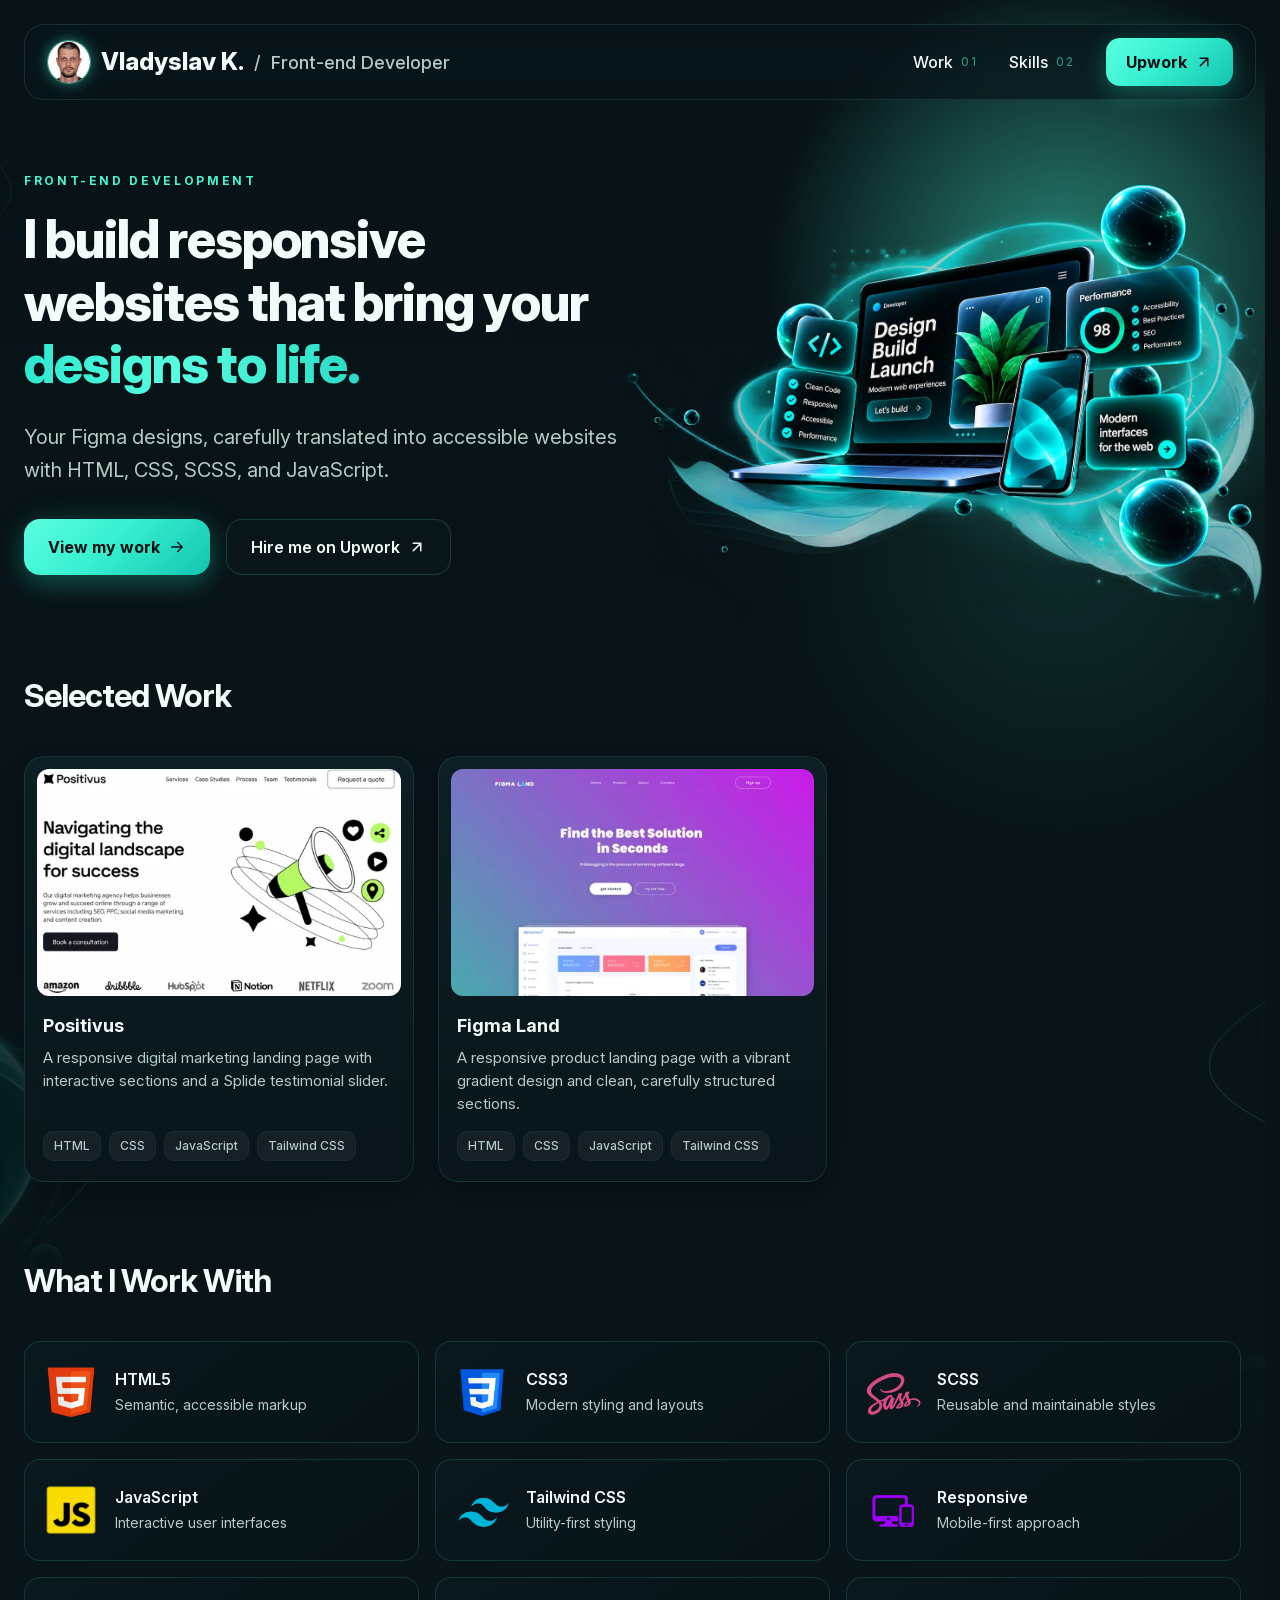
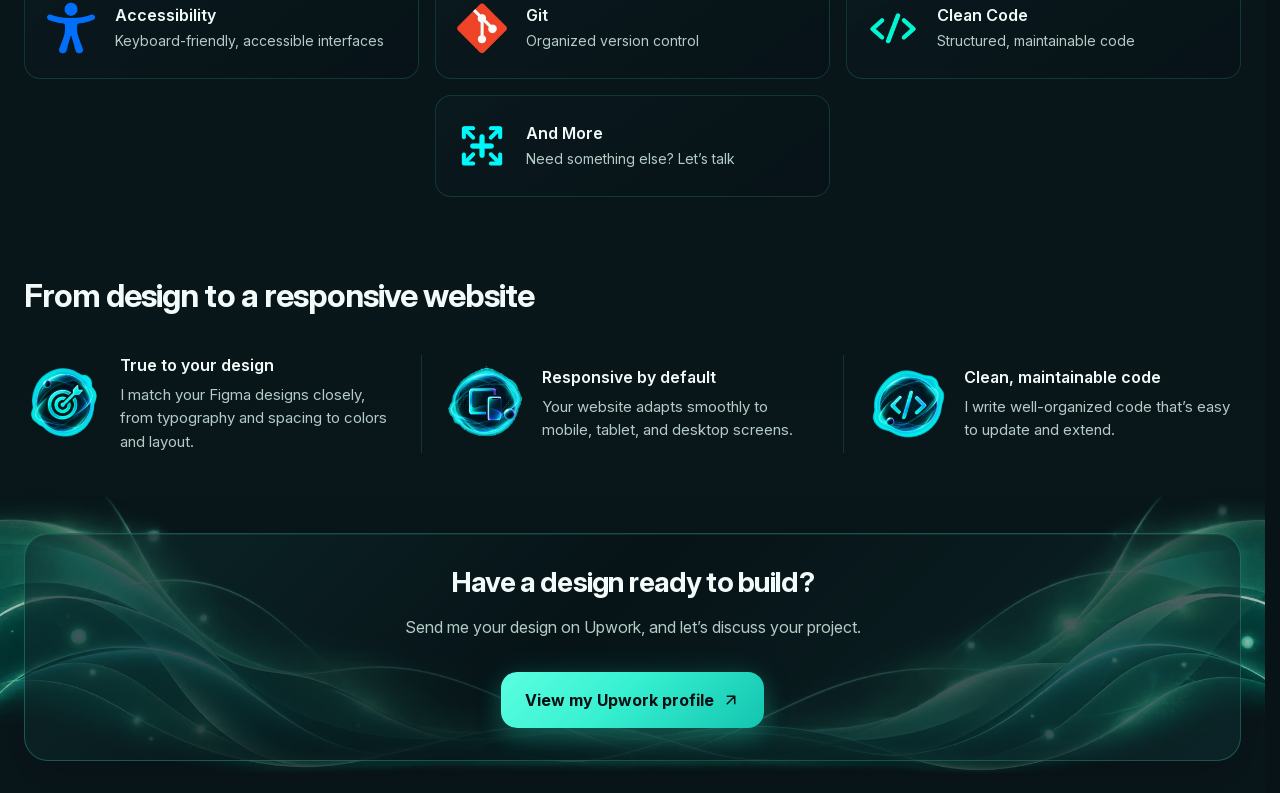
<file: index.html>
<!DOCTYPE html>
<html dir="ltr" lang="en">
  <head>
    <meta charset="utf-8">
    <meta name="viewport" content="width=device-width, initial-scale=1">
    <meta name="description" content="Front-end development focused on clean, responsive interfaces. Accurate, accessible HTML, CSS and JavaScript implementation from Figma designs.">
    <title>Vladyslav K. — Front-end Developer</title>
    <link rel="preload" href="./assets/fonts/inter/InterVariable-subset-DDeli19_.woff2" as="font" type="font/woff2" crossorigin>
    <link rel="preload" as="image" type="image/webp" href="./assets/images/hero/neon-tech-frame0-800-CbEVzpgo.webp" imagesrcset="./assets/images/hero/neon-tech-frame0-480-MvlidTLp.webp 480w, ./assets/images/hero/neon-tech-frame0-800-CbEVzpgo.webp 800w, ./assets/images/hero/neon-tech-frame0-1200-CFvBPLoS.webp 1200w, ./assets/images/hero/neon-tech-frame0-CK13te6g.webp 1513w" imagesizes="(min-width: 1440px) 800px, (min-width: 1300px) 680px, (min-width: 992px) 55vw, (min-width: 768px) 814px, calc(110vw - 35px)" fetchpriority="high">
    <link rel="icon" type="image/png" sizes="32x32" href="./assets/images/favicon-ydKGLWg5.png">
    <link rel="icon" type="image/svg+xml" sizes="any" href="./assets/images/favicon-DTw3XUS0.svg">
    <link rel="apple-touch-icon" sizes="180x180" href="./assets/images/apple-touch-icon-BzYsjBBr.png">
    <script type="module" crossorigin src="./assets/js/main-CVlrk7Wx.js"></script>
    <link rel="stylesheet" crossorigin href="./assets/css/main-DARBdFik.css">
  </head>
  <body>
    <header class="o-header js--header">
      <div class="o-header__overlay js--menu-overlay" aria-hidden="true"></div>
      <div class="container">
        <div class="o-header__panel">
          <div class="o-header__brand">
            <div class="o-header__avatar">
              <img src="./assets/images/profile/vladyslav-Deq9Ur6i.webp" alt="Vladyslav K." width="200" height="200">
            </div>
            <span class="o-header__name">Vladyslav K.</span>
            <span class="o-header__role">/ <span>Front-end Developer</span></span>
          </div>
          <button class="o-header__burger js--menu-toggle" type="button" aria-label="Open navigation" aria-expanded="false" aria-controls="js--header-navigation">
            <span class="o-header__burger-line"></span>
            <span class="o-header__burger-line"></span>
            <span class="o-header__burger-line"></span>
          </button>
          <nav class="o-header__navigation js--header-navigation" id="js--header-navigation" aria-label="Main navigation">
            <div class="o-header__menu">
              <div class="o-header__menu-label">Explore</div>
              <a class="o-header__link js--scroll-link" href="#selected-work"><span class="o-header__link-label">Work</span><span class="o-header__link-number" aria-hidden="true">01</span></a>
              <a class="o-header__link js--scroll-link" href="#skills"><span class="o-header__link-label">Skills</span><span class="o-header__link-number" aria-hidden="true">02</span></a>
              <div class="o-header__contact">
                <a class="c-button c-button__primary c-button__header" href="https://www.upwork.com/freelancers/~01f7a4491ef9d3a3e4?mp_source=share">
                  Upwork
                  <svg viewBox="0 0 24 24" fill="none" aria-hidden="true"><path d="M7 17 17 7M7 7h10v10" stroke="currentColor" stroke-width="2" stroke-linecap="round" stroke-linejoin="round"/></svg>
                </a>
              </div>
            </div>
          </nav>
        </div>
      </div>
    </header>
    <main>
      <section class="s-hero" aria-labelledby="hero-title">
        <div class="s-hero__patterns">
          <div class="s-hero__pattern s-hero__pattern--side" aria-hidden="true"></div>
        </div>
        <div class="container">
          <div class="s-hero__inner">
            <div class="s-hero__content">
              <div class="s-hero__eyebrow">Front-end development</div>
              <h1 class="s-hero__title" id="hero-title">
                I build responsive websites that bring your
                <span class="s-hero__accent">designs to life.</span>
              </h1>
              <div class="s-hero__description">
                <p>Your Figma designs, carefully translated into accessible websites with HTML, CSS, SCSS, and JavaScript.</p>
              </div>
              <div class="s-hero__actions">
                <a class="c-button c-button__primary js--scroll-link" href="#selected-work">
                  View my work
                  <svg viewBox="0 0 24 24" fill="none" aria-hidden="true"><path d="M5 12h14m-6-6 6 6-6 6" stroke="currentColor" stroke-width="2" stroke-linecap="round" stroke-linejoin="round"/></svg>
                </a>
                <a class="c-button c-button__secondary" href="https://www.upwork.com/freelancers/~01f7a4491ef9d3a3e4?mp_source=share">
                  Hire me on Upwork
                  <svg viewBox="0 0 24 24" fill="none" aria-hidden="true"><path d="M7 17 17 7M7 7h10v10" stroke="currentColor" stroke-width="2" stroke-linecap="round" stroke-linejoin="round"/></svg>
                </a>
              </div>
            </div>
            <div class="s-hero__visual">
              <div class="s-hero__media js--hero-media" role="img" aria-label="Laptop and phone with responsive interfaces, clean code and accessibility performance panels.">
                <img class="s-hero__fallback" src="./assets/images/hero/neon-tech-frame0-800-CbEVzpgo.webp" srcset="./assets/images/hero/neon-tech-frame0-480-MvlidTLp.webp 480w, ./assets/images/hero/neon-tech-frame0-800-CbEVzpgo.webp 800w, ./assets/images/hero/neon-tech-frame0-1200-CFvBPLoS.webp 1200w, ./assets/images/hero/neon-tech-frame0-CK13te6g.webp 1513w" sizes="(min-width: 1440px) 800px, (min-width: 1300px) 680px, (min-width: 992px) 55vw, (min-width: 768px) 814px, calc(110vw - 35px)" alt="Laptop and phone displaying web interfaces with code and performance panels" aria-hidden="true" width="1513" height="1135" loading="eager" fetchpriority="high" decoding="async">
                <div class="s-hero__animation js--lottie-animation" aria-hidden="true"></div>
              </div>
            </div>
          </div>
        </div>
      </section>
      <section class="s-work" id="selected-work" aria-labelledby="work-title">
        <div class="s-work__patterns" aria-hidden="true">
          <div class="s-work__pattern s-work__pattern--right"></div>
          <div class="s-work__pattern s-work__pattern--left"></div>
        </div>
        <div class="container">
          <h2 class="s-work__title" id="work-title">Selected Work</h2>
          <div class="s-work__list">
            <a class="c-project" href="./positivus/" aria-labelledby="project-01-title">
              <div class="c-project__preview c-project__preview--top">
                <img src="./assets/images/projects/positivus-800-V1d-tU42.webp" srcset="./assets/images/projects/positivus-480-DSIdHJXs.webp 480w, ./assets/images/projects/positivus-800-V1d-tU42.webp 800w, ./assets/images/projects/positivus-6J8qe8x0.webp 1200w" sizes="(min-width: 1280px) 371px, (min-width: 992px) calc((100vw - 168px) / 3), (min-width: 768px) calc((100vw - 124px) / 2), (min-width: 640px) calc((100vw - 108px) / 2), calc(100vw - 58px)" alt="Positivus digital marketing website with a lime-green megaphone illustration" width="1200" height="750" loading="lazy" decoding="async">
              </div>
              <div class="c-project__content">
                <h3 class="c-project__title" id="project-01-title">Positivus</h3>
                <div class="c-project__description"><p>A responsive digital marketing landing page with interactive sections and a Splide testimonial slider.</p></div>
                <ul class="c-project__tags" aria-label="Technologies">
                  <li class="c-tag">HTML</li>
                  <li class="c-tag">CSS</li>
                  <li class="c-tag">JavaScript</li>
                  <li class="c-tag">Tailwind CSS</li>
                </ul>
              </div>
            </a>
            <a class="c-project" href="./figma-land/" aria-labelledby="project-figma-land-title">
              <div class="c-project__preview c-project__preview--top">
                <img src="./assets/images/projects/figma-land-800-B7JEpXUs.webp" srcset="./assets/images/projects/figma-land-480-738lBTGO.webp 480w, ./assets/images/projects/figma-land-800-B7JEpXUs.webp 800w, ./assets/images/projects/figma-land-CpRs7Wbn.webp 1200w" sizes="(min-width: 1280px) 371px, (min-width: 992px) calc((100vw - 168px) / 3), (min-width: 768px) calc((100vw - 124px) / 2), (min-width: 640px) calc((100vw - 108px) / 2), calc(100vw - 58px)" alt="Figma Land landing page with a colorful gradient hero and dashboard preview" width="1200" height="750" loading="lazy" decoding="async">
              </div>
              <div class="c-project__content">
                <h3 class="c-project__title" id="project-figma-land-title">Figma Land</h3>
                <div class="c-project__description"><p>A responsive product landing page with a vibrant gradient design and clean, carefully structured sections.</p></div>
                <ul class="c-project__tags" aria-label="Technologies">
                  <li class="c-tag">HTML</li>
                  <li class="c-tag">CSS</li>
                  <li class="c-tag">JavaScript</li>
                  <li class="c-tag">Tailwind CSS</li>
                </ul>
              </div>
            </a>
            <!--
            <a class="c-project" href="#" aria-labelledby="project-02-title">
              <div class="c-project__preview">
                <img src="https://imagefaker.access.mx.com//250x100/" alt="Placeholder preview for Project 02." width="250" height="100" loading="lazy" decoding="async">
              </div>
              <div class="c-project__content">
                <h3 class="c-project__title" id="project-02-title">Project 02</h3>
                <div class="c-project__description"><p>A modern and responsive web interface built with clean code.</p></div>
                <ul class="c-project__tags" aria-label="Technologies">
                  <li class="c-tag">HTML</li>
                  <li class="c-tag">CSS</li>
                  <li class="c-tag">JavaScript</li>
                  <li class="c-tag">Tailwind CSS</li>
                </ul>
              </div>
            </a>
            <a class="c-project" href="#" aria-labelledby="project-03-title">
              <div class="c-project__preview">
                <img src="https://imagefaker.access.mx.com//250x100/" alt="Placeholder preview for Project 03." width="250" height="100" loading="lazy" decoding="async">
              </div>
              <div class="c-project__content">
                <h3 class="c-project__title" id="project-03-title">Project 03</h3>
                <div class="c-project__description"><p>A modern and responsive web interface built with clean code.</p></div>
                <ul class="c-project__tags" aria-label="Technologies">
                  <li class="c-tag">HTML</li>
                  <li class="c-tag">CSS</li>
                  <li class="c-tag">JavaScript</li>
                  <li class="c-tag">Tailwind CSS</li>
                </ul>
              </div>
            </a>
            <a class="c-project" href="#" aria-labelledby="project-04-title">
              <div class="c-project__preview">
                <img src="https://imagefaker.access.mx.com//250x100/" alt="Placeholder preview for Project 04." width="250" height="100" loading="lazy" decoding="async">
              </div>
              <div class="c-project__content">
                <h3 class="c-project__title" id="project-04-title">Project 04</h3>
                <div class="c-project__description"><p>A modern and responsive marketing landing page built with clean code.</p></div>
                <ul class="c-project__tags" aria-label="Technologies">
                  <li class="c-tag">HTML</li>
                  <li class="c-tag">CSS</li>
                  <li class="c-tag">JavaScript</li>
                  <li class="c-tag">Tailwind CSS</li>
                </ul>
              </div>
            </a>
            <a class="c-project" href="#" aria-labelledby="project-05-title">
              <div class="c-project__preview">
                <img src="https://imagefaker.access.mx.com//250x100/" alt="Placeholder preview for Project 05." width="250" height="100" loading="lazy" decoding="async">
              </div>
              <div class="c-project__content">
                <h3 class="c-project__title" id="project-05-title">Project 05</h3>
                <div class="c-project__description"><p>A modern and responsive web interface built with clean code.</p></div>
                <ul class="c-project__tags" aria-label="Technologies">
                  <li class="c-tag">HTML</li>
                  <li class="c-tag">CSS</li>
                  <li class="c-tag">JavaScript</li>
                  <li class="c-tag">Tailwind CSS</li>
                </ul>
              </div>
            </a>
            <a class="c-project" href="#" aria-labelledby="project-06-title">
              <div class="c-project__preview">
                <img src="https://imagefaker.access.mx.com//250x100/" alt="Placeholder preview for Project 06." width="250" height="100" loading="lazy" decoding="async">
              </div>
              <div class="c-project__content">
                <h3 class="c-project__title" id="project-06-title">Project 06</h3>
                <div class="c-project__description"><p>A modern and responsive web interface built with clean code.</p></div>
                <ul class="c-project__tags" aria-label="Technologies">
                  <li class="c-tag">HTML</li>
                  <li class="c-tag">CSS</li>
                  <li class="c-tag">JavaScript</li>
                  <li class="c-tag">Tailwind CSS</li>
                </ul>
              </div>
            </a>
            -->
          </div>
        </div>
      </section>
      <section class="s-skills" id="skills" aria-labelledby="skills-title">
        <div class="container">
          <h2 class="s-skills__title" id="skills-title">What I Work With</h2>
          <ul class="s-skills__list">
            <li class="s-skills__item">
              <div class="c-skill">
                <div class="c-skill__icon">
                  <img src="./assets/images/skills/html-D6LHJgjA.webp" alt="HTML5 icon" width="192" height="192" loading="lazy" decoding="async">
                </div>
                <div class="c-skill__content">
                  <h3 class="c-skill__title">HTML5</h3>
                  <div class="c-skill__description"><p>Semantic, accessible markup</p></div>
                </div>
              </div>
            </li>
            <li class="s-skills__item">
              <div class="c-skill">
                <div class="c-skill__icon">
                  <img src="./assets/images/skills/css-Cd41NbTn.webp" alt="CSS3 icon" width="192" height="192" loading="lazy" decoding="async">
                </div>
                <div class="c-skill__content">
                  <h3 class="c-skill__title">CSS3</h3>
                  <div class="c-skill__description"><p>Modern styling and layouts</p></div>
                </div>
              </div>
            </li>
            <li class="s-skills__item">
              <div class="c-skill">
                <div class="c-skill__icon">
                  <img src="./assets/images/skills/scss-BbJZA0ZA.webp" alt="SCSS icon" width="192" height="192" loading="lazy" decoding="async">
                </div>
                <div class="c-skill__content">
                  <h3 class="c-skill__title">SCSS</h3>
                  <div class="c-skill__description"><p>Reusable and maintainable styles</p></div>
                </div>
              </div>
            </li>
            <li class="s-skills__item">
              <div class="c-skill">
                <div class="c-skill__icon c-skill__icon--javascript">
                  <img src="./assets/images/skills/javascript-54tZudAT.webp" alt="JavaScript icon" width="192" height="192" loading="lazy" decoding="async">
                </div>
                <div class="c-skill__content">
                  <h3 class="c-skill__title">JavaScript</h3>
                  <div class="c-skill__description"><p>Interactive user interfaces</p></div>
                </div>
              </div>
            </li>
            <li class="s-skills__item">
              <div class="c-skill">
                <div class="c-skill__icon">
                  <img src="./assets/images/skills/tailwind-2LzRNtVJ.webp" alt="Tailwind CSS icon" width="192" height="192" loading="lazy" decoding="async">
                </div>
                <div class="c-skill__content">
                  <h3 class="c-skill__title">Tailwind CSS</h3>
                  <div class="c-skill__description"><p>Utility-first styling</p></div>
                </div>
              </div>
            </li>
            <li class="s-skills__item">
              <div class="c-skill">
                <div class="c-skill__icon">
                  <img src="./assets/images/skills/responsive-design-DwVPAE4b.webp" alt="Responsive Design icon" width="192" height="192" loading="lazy" decoding="async">
                </div>
                <div class="c-skill__content">
                  <h3 class="c-skill__title">Responsive</h3>
                  <div class="c-skill__description"><p>Mobile-first approach</p></div>
                </div>
              </div>
            </li>
            <li class="s-skills__item">
              <div class="c-skill">
                <div class="c-skill__icon">
                  <img src="./assets/images/skills/accessibility-Ce05O84X.webp" alt="Accessibility icon" width="192" height="192" loading="lazy" decoding="async">
                </div>
                <div class="c-skill__content">
                  <h3 class="c-skill__title">Accessibility</h3>
                  <div class="c-skill__description"><p>Keyboard-friendly, accessible interfaces</p></div>
                </div>
              </div>
            </li>
            <li class="s-skills__item">
              <div class="c-skill">
                <div class="c-skill__icon">
                  <img src="./assets/images/skills/git-BxbYSGtW.webp" alt="Git icon" width="192" height="192" loading="lazy" decoding="async">
                </div>
                <div class="c-skill__content">
                  <h3 class="c-skill__title">Git</h3>
                  <div class="c-skill__description"><p>Organized version control</p></div>
                </div>
              </div>
            </li>
            <li class="s-skills__item">
              <div class="c-skill">
                <div class="c-skill__icon">
                  <img src="./assets/images/skills/clean-code-nlKo5Uh1.webp" alt="Clean Code icon" width="192" height="192" loading="lazy" decoding="async">
                </div>
                <div class="c-skill__content">
                  <h3 class="c-skill__title">Clean Code</h3>
                  <div class="c-skill__description"><p>Structured, maintainable code</p></div>
                </div>
              </div>
            </li>
            <li class="s-skills__item">
              <div class="c-skill">
                <div class="c-skill__icon">
                  <img src="./assets/images/skills/more-GO1BzoNh.webp" alt="And More icon" width="192" height="192" loading="lazy" decoding="async">
                </div>
                <div class="c-skill__content">
                  <h3 class="c-skill__title">And More</h3>
                  <div class="c-skill__description"><p>Need something else? Let’s talk</p></div>
                </div>
              </div>
            </li>
          </ul>
        </div>
      </section>
      <section class="s-approach" aria-labelledby="approach-title">
        <div class="container">
          <h2 class="s-approach__title" id="approach-title">From design to a responsive website</h2>
          <ul class="s-approach__list">
            <li class="s-approach__item">
              <div class="c-benefit">
                <div class="c-benefit__icon js--approach-media" data-animation="target" role="img" aria-label="Glowing target with an arrow">
                  <img class="c-benefit__fallback" src="./assets/images/approach/neon-target-poster-kIxHXsF1.webp" alt="Glowing target with an arrow" aria-hidden="true" width="256" height="256" loading="eager" decoding="async">
                  <div class="c-benefit__animation js--lottie-animation" aria-hidden="true"></div>
                </div>
                <div class="c-benefit__content">
                  <h3 class="c-benefit__title">True to your design</h3>
                  <div class="c-benefit__description"><p>I match your Figma designs closely, from typography and spacing to colors and layout.</p></div>
                </div>
              </div>
            </li>
            <li class="s-approach__item">
              <div class="c-benefit">
                <div class="c-benefit__icon js--approach-media" data-animation="responsive" role="img" aria-label="Glowing tablet and phone">
                  <img class="c-benefit__fallback" src="./assets/images/approach/neon-responsive-poster-CYvSR2lU.webp" alt="Glowing tablet and phone" aria-hidden="true" width="256" height="256" loading="eager" decoding="async">
                  <div class="c-benefit__animation js--lottie-animation" aria-hidden="true"></div>
                </div>
                <div class="c-benefit__content">
                  <h3 class="c-benefit__title">Responsive by default</h3>
                  <div class="c-benefit__description"><p>Your website adapts smoothly to mobile, tablet, and desktop screens.</p></div>
                </div>
              </div>
            </li>
            <li class="s-approach__item">
              <div class="c-benefit">
                <div class="c-benefit__icon js--approach-media" data-animation="code" role="img" aria-label="Glowing code brackets">
                  <img class="c-benefit__fallback" src="./assets/images/approach/neon-code-poster-DWO7Vlxl.webp" alt="Glowing code brackets" aria-hidden="true" width="256" height="256" loading="eager" decoding="async">
                  <div class="c-benefit__animation js--lottie-animation" aria-hidden="true"></div>
                </div>
                <div class="c-benefit__content">
                  <h3 class="c-benefit__title">Clean, maintainable code</h3>
                  <div class="c-benefit__description"><p>I write well-organized code that’s easy to update and extend.</p></div>
                </div>
              </div>
            </li>
          </ul>
        </div>
      </section>
      <section class="s-cta" aria-labelledby="cta-title">
        <div class="s-cta__pattern" aria-hidden="true"></div>
        <div class="container">
          <div class="s-cta__panel">
            <h2 class="s-cta__title" id="cta-title">Have a design ready to build?</h2>
            <div class="s-cta__description"><p>Send me your design on Upwork, and let’s discuss your project.</p></div>
            <div class="s-cta__actions">
              <a class="c-button c-button__primary" href="https://www.upwork.com/freelancers/~01f7a4491ef9d3a3e4?mp_source=share">
                View my Upwork profile
                <svg viewBox="0 0 24 24" fill="none" aria-hidden="true"><path d="M7 17 17 7M7 7h10v10" stroke="currentColor" stroke-width="2" stroke-linecap="round" stroke-linejoin="round"/></svg>
              </a>
            </div>
          </div>
        </div>
      </section>
    </main>
  </body>
</html>
</file>
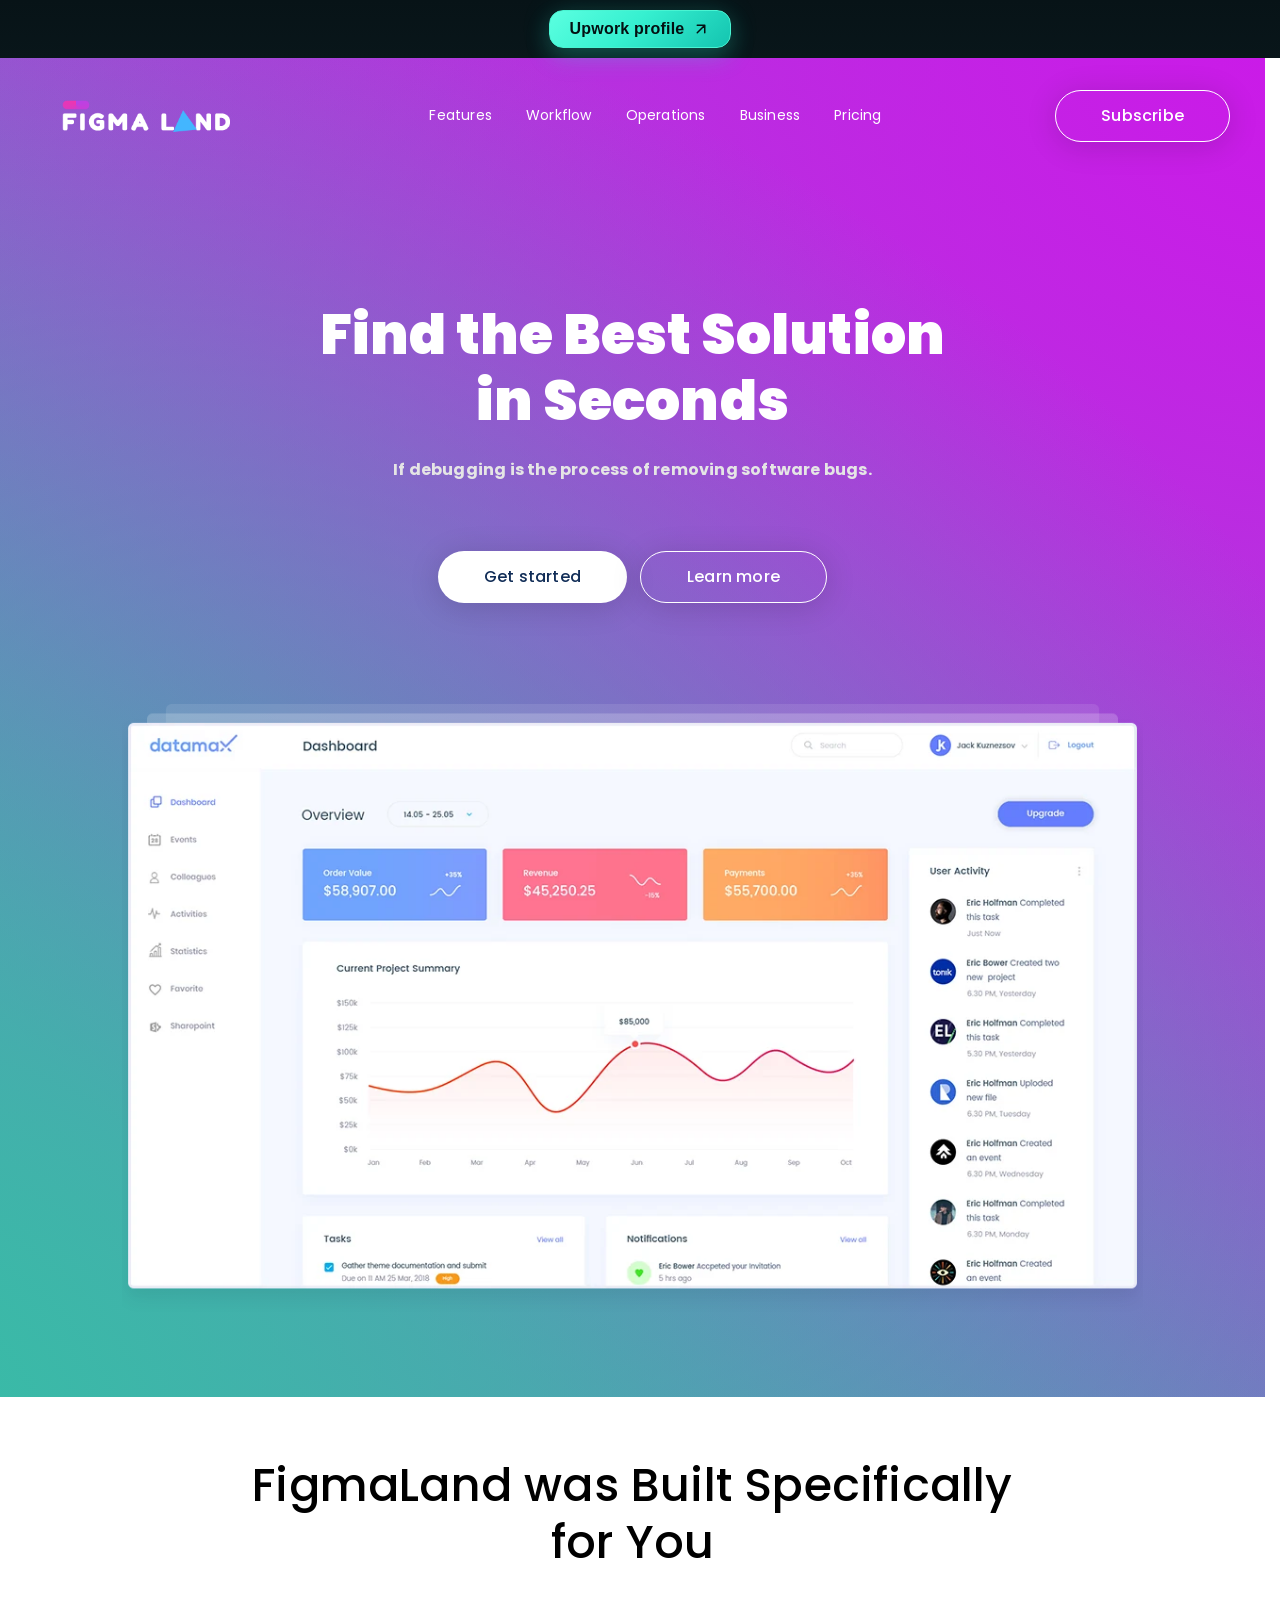
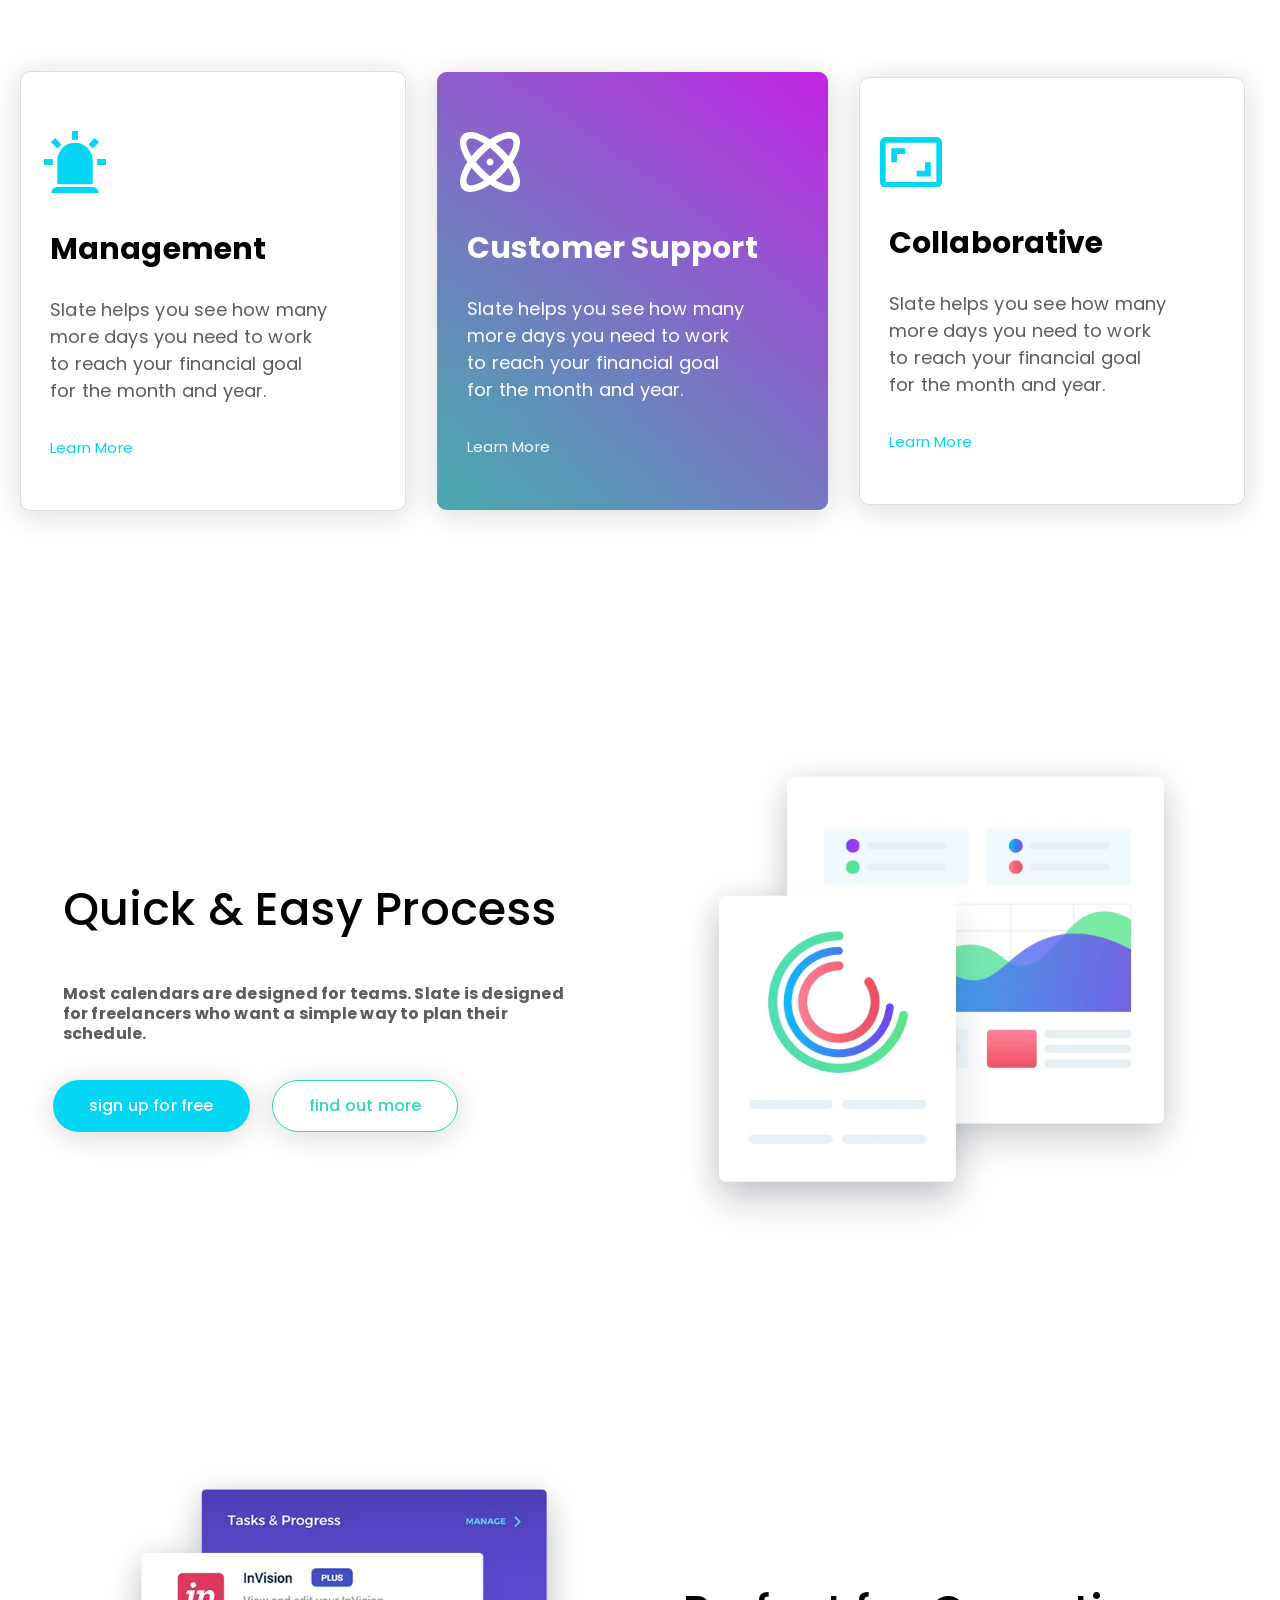
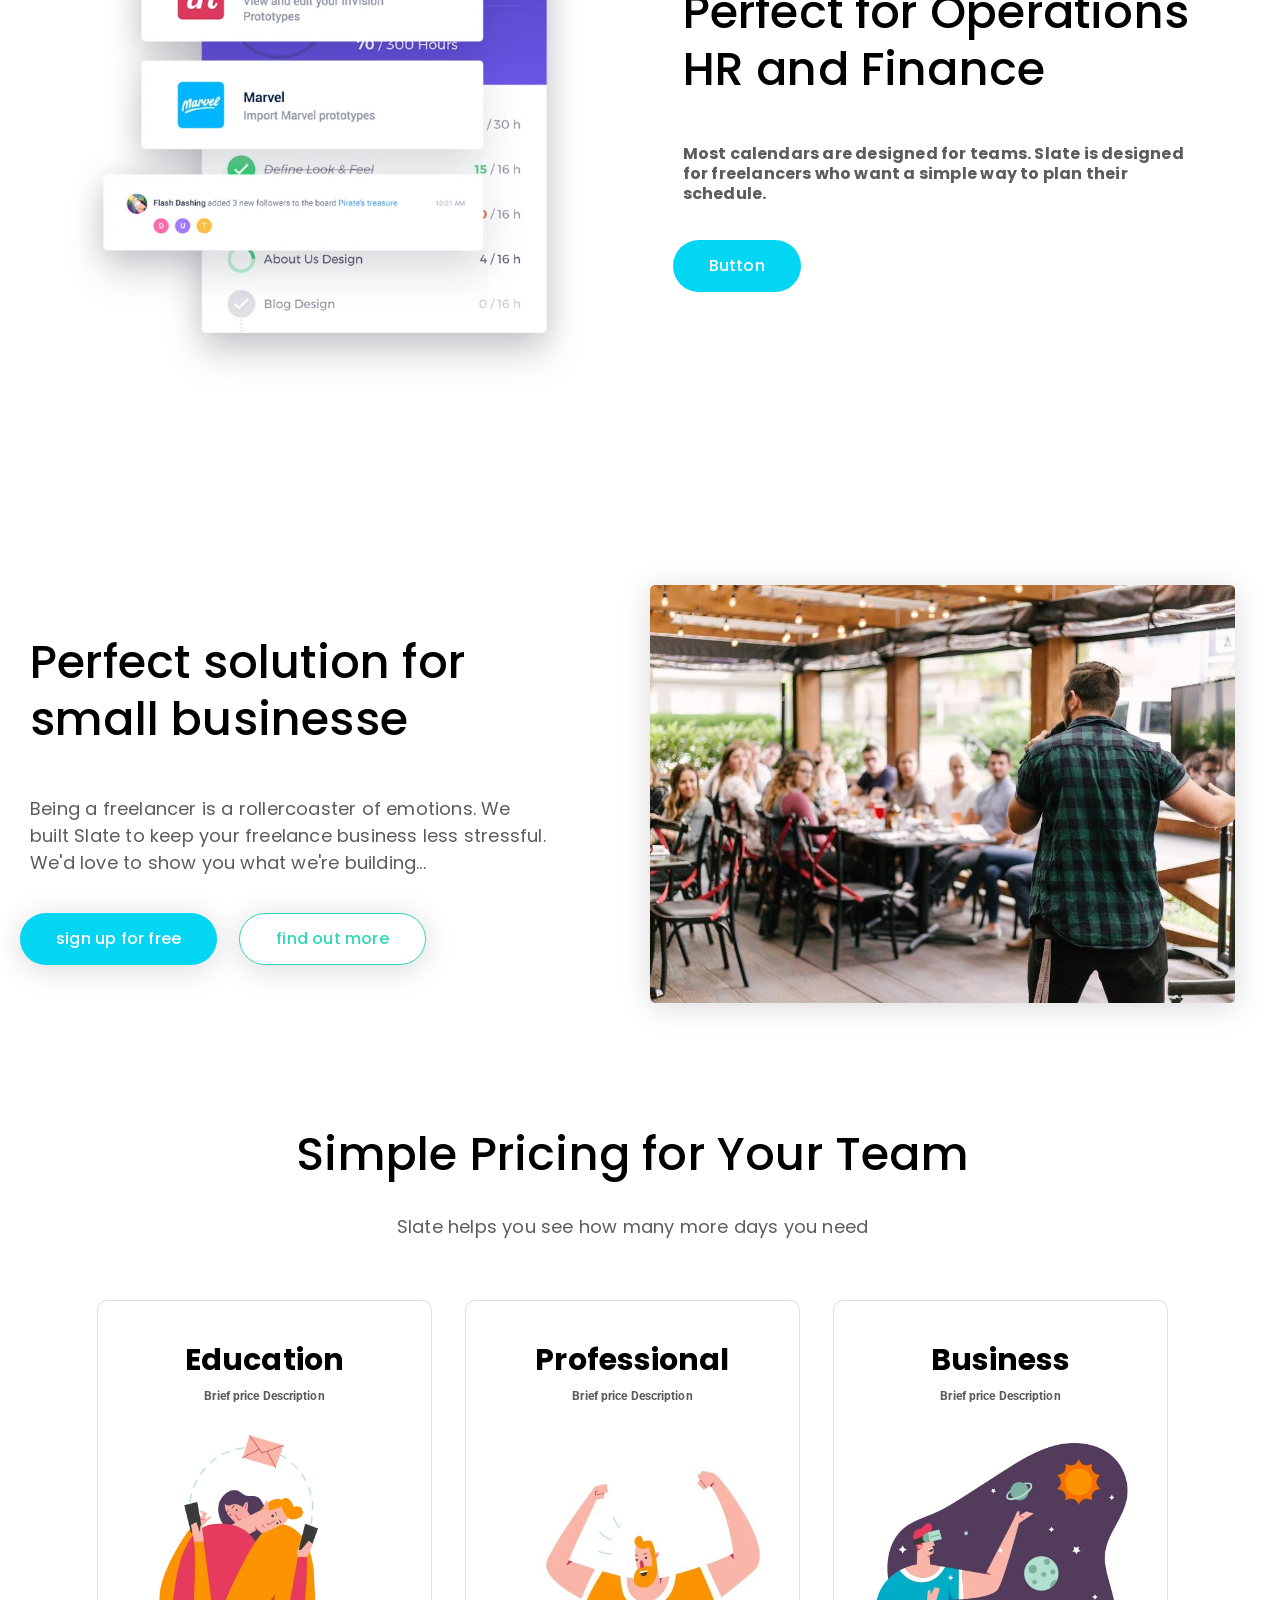
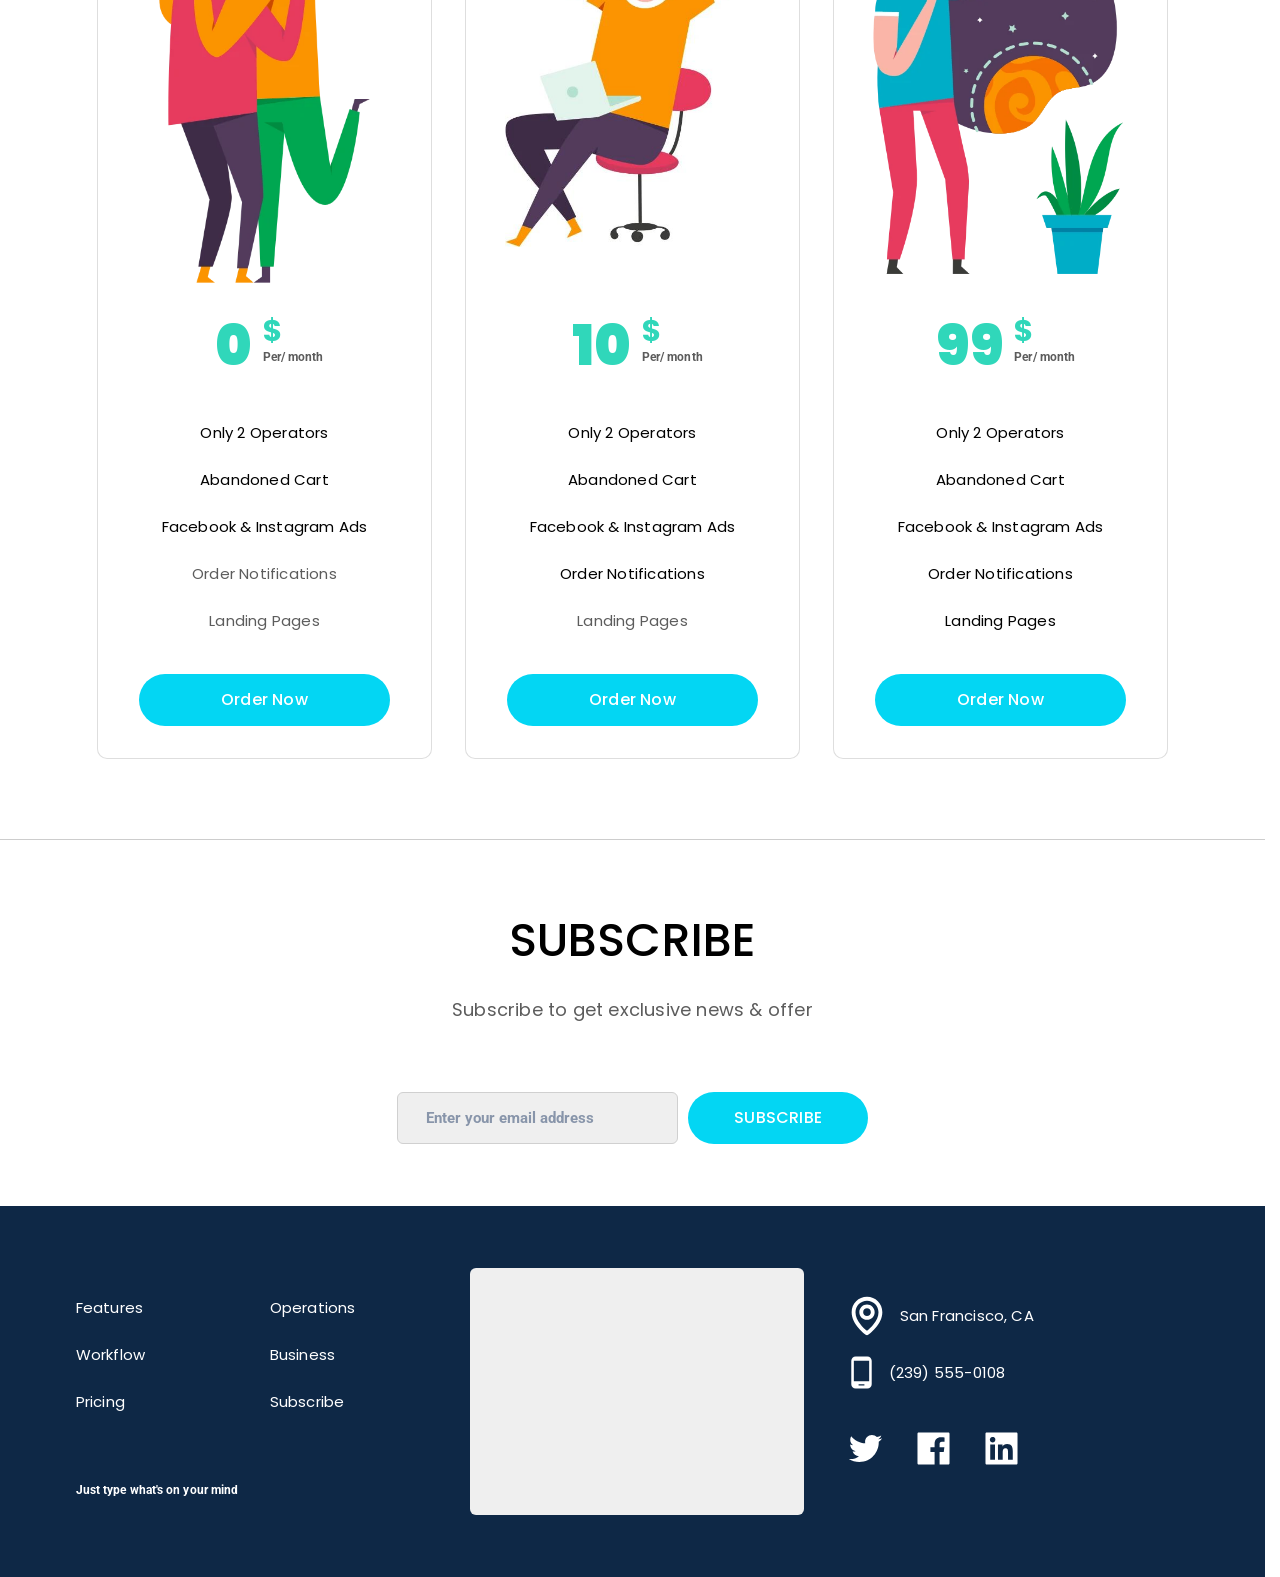
<file: figma-land/index.html>
<!DOCTYPE html><html dir="ltr" lang="en"><head>
    <meta charset="utf-8">
    <meta name="viewport" content="width=device-width, initial-scale=1">
    <meta name="description" content="Find the best solution in seconds with Figma Land. Explore a simpler way to manage your work.">
    <title>Figma Land</title>
    <link rel="icon" type="image/svg+xml" sizes="any" href="./assets/images/brand/favicon-BVvwXntO.svg">
    <link rel="preload" href="./assets/fonts/poppins/Poppins-500-latin-C8OXljZJ.woff2" as="font" type="font/woff2" crossorigin="">
    <link rel="preload" href="./assets/fonts/poppins/Poppins-900-latin-BmL1zqjw.woff2" as="font" type="font/woff2" crossorigin="" media="(min-width: 992px)">
    <script type="module" crossorigin="" src="./assets/js/main-BTsUaaAd.js"></script>
    <link rel="stylesheet" crossorigin="" href="./assets/css/main-B4pPopxl.css">
  </head>
  <body>
    <header class="o-header js--header">
      <aside class="c-portfolio-banner js--portfolio-banner" aria-label="Portfolio preview">
        <div class="c-portfolio-banner__inner">
          <a class="c-button c-button__portfolio" href="https://www.upwork.com/freelancers/~01f7a4491ef9d3a3e4?mp_source=share" target="_blank" rel="noopener noreferrer" aria-label="Upwork profile">Upwork profile<svg class="c-portfolio-banner__icon" width="18" height="18" viewBox="0 0 24 24" fill="none" stroke="currentColor" stroke-width="2" stroke-linecap="round" stroke-linejoin="round" aria-hidden="true" focusable="false">
              <path d="M7 17 17 7M7 7h10v10"></path>
            </svg></a>
        </div>
      </aside>
      <div class="container-lg">
        <div class="o-header__inner">
          <div class="o-header__logo">
            <div class="o-header__logo-image">
              <img src="./assets/images/brand/logo-light-dh3G6Lu9.webp" width="281" height="54" alt="Figma Land">
            </div>
          </div>
          <nav class="o-header__nav js--primary-nav" id="js--primary-nav" aria-label="Primary navigation"><a class="o-header__link c-link js--scroll-link" href="#features">Features</a><a class="o-header__link c-link js--scroll-link" href="#workflow">Workflow</a><a class="o-header__link c-link js--scroll-link" href="#operations">Operations</a><a class="o-header__link c-link js--scroll-link" href="#business">Business</a><a class="o-header__link c-link js--scroll-link" href="#pricing">Pricing</a></nav>
          <div class="o-header__actions">
            <a class="c-button c-button__outline c-button__compact c-button__shadow js--scroll-link" href="#subscribe">Subscribe</a>
            <button class="o-header__toggle js--menu-toggle" type="button" aria-expanded="false" aria-controls="js--primary-nav" aria-label="Open menu">
              <span class="o-header__toggle-line" aria-hidden="true"></span>
              <span class="o-header__toggle-line" aria-hidden="true"></span>
              <span class="o-header__toggle-line" aria-hidden="true"></span>
            </button>
          </div>
        </div>
      </div>
    </header>
    <main class="js--main">
      <section class="s-hero c-animated-gradient js--hero" id="hero" aria-labelledby="hero-title">
        <div class="s-hero__content">
          <div class="container">
            <h1 class="s-hero__title" id="hero-title">
              Find the Best<br class="s-hero__break-mobile"> Solution<br class="s-hero__break"> in Seconds
            </h1>
            <div class="s-hero__description"><p>If debugging is the process of removing software bugs.</p></div>
            <div class="s-hero__actions"><a class="c-button c-button__light c-button__hero c-button__shadow js--scroll-link" href="#pricing">Get started</a><a class="c-button c-button__outline c-button__hero c-button__shadow js--scroll-link" href="#features">Learn more</a></div>
            <div class="s-hero__screen">
              <picture><source media="(max-width: 991px)" srcset="./assets/images/snapshot/41123d0f67e8a94f3eb16edf.webp 320w, ./assets/images/snapshot/36d33f8454fb310619f00790.webp 550w" sizes="calc(100vw - 40px)" width="550" height="323">
                
                <img src="./assets/images/snapshot/2f24dcb61ac1bdc2ceb7efce.webp" width="1100" height="645" fetchpriority="high" alt="Dashboard showing revenue, payments, project performance and recent user activity." srcset="./assets/images/snapshot/2e1a58e8cbd9cb19e9942f9d.webp 320w, ./assets/images/snapshot/4e2c2553794098ae4a4f9fde.webp 640w, ./assets/images/snapshot/bd2c257f003aecd1e0d19dbd.webp 960w, ./assets/images/snapshot/2f24dcb61ac1bdc2ceb7efce.webp 1100w" sizes="(max-width: 991px) calc(100vw - 40px), 1100px">
              </picture>
            </div>
          </div>
        </div>
      </section>
      <section class="s-features" id="features" aria-labelledby="features-title">
        <div class="container">
          <h2 class="s-features__title" id="features-title">FigmaLand was Built Specifically for You</h2>
          <div class="s-features__cards"><article class="c-feature-card">
              <div class="c-feature-card__icon">
                <svg width="62" height="62" aria-hidden="true"><use href="./assets/images/icons/features-Bz69c2e6.svg#management"></use></svg>
              </div>
              <h3 class="c-feature-card__title">Management</h3>
              <div class="c-feature-card__description"><p>Slate helps you see how many more days you need to work to reach your financial goal for the month and year.</p></div>
              <a class="c-feature-card__link js--placeholder" href="#" aria-label="Learn More">Learn More</a>
            </article><article class="c-feature-card c-feature-card__highlight c-animated-gradient js--feature-gradient">
              <div class="c-feature-card__icon c-feature-card__icon-support">
                <svg width="62" height="62" aria-hidden="true"><use href="./assets/images/icons/features-Bz69c2e6.svg#support"></use></svg>
              </div>
              <h3 class="c-feature-card__title">Customer Support</h3>
              <div class="c-feature-card__description"><p>Slate helps you see how many more days you need to work to reach your financial goal for the month and year.</p></div>
              <a class="c-feature-card__link js--placeholder" href="#" aria-label="Learn More">Learn More</a>
            </article><article class="c-feature-card">
              <div class="c-feature-card__icon c-feature-card__icon-collaborative">
                <svg width="62" height="50.7273" aria-hidden="true"><use href="./assets/images/icons/features-Bz69c2e6.svg#collaborative"></use></svg>
              </div>
              <h3 class="c-feature-card__title">Collaborative</h3>
              <div class="c-feature-card__description"><p>Slate helps you see how many more days you need to work to reach your financial goal for the month and year.</p></div>
              <a class="c-feature-card__link js--placeholder" href="#" aria-label="Learn More">Learn More</a>
            </article></div>
        </div>
      </section>
      <section class="s-content" id="workflow" aria-labelledby="workflow-title">
        <div class="container">
          <div class="s-content__inner">
            <div class="s-content__body">
              <div class="s-content__text">
                <h2 class="s-content__title" id="workflow-title">Quick &amp; Easy Process</h2>
                <div class="s-content__description"><p class="">Most calendars are designed for teams. Slate is designed for freelancers who want a simple way to plan their schedule.</p></div>
              </div>
              <div class="s-content__actions"><a class="c-button c-button__primary c-button__content c-button__shadow js--placeholder" href="#">sign up for free</a><a class="c-button c-button__secondary c-button__content c-button__shadow js--scroll-link" href="#operations">find out more</a></div>
            </div>
            <div class="s-content__media">
              <div class="s-content__image">
                <img src="./assets/images/snapshot/479a2a611bdc9cf66221f7c0.webp" width="720" height="664" loading="lazy" decoding="async" alt="Analytics dashboard with activity rings and a performance chart." srcset="./assets/images/snapshot/dae219387ece5864f3b3fd19.webp 320w, ./assets/images/snapshot/d6a056eab936a9939ad27f84.webp 640w, ./assets/images/snapshot/479a2a611bdc9cf66221f7c0.webp 720w" sizes="(max-width: 991px) calc(100vw - 40px), 720px">
              </div>
            </div>
          </div>
        </div>
      </section>
      <section class="s-content s-content--reverse" id="operations" aria-labelledby="operations-title">
        <div class="container">
          <div class="s-content__inner">
            <div class="s-content__body">
              <div class="s-content__text">
                <h2 class="s-content__title" id="operations-title"><span class="s-content__mobile">OpenType features and Variable fonts</span><span class="s-content__desktop">Perfect for Operations HR and Finance</span></h2>
                <div class="s-content__description"><p class="">Most calendars are designed for teams. Slate is designed for freelancers who want a simple way to plan their schedule.</p></div>
              </div>
              <div class="s-content__actions"><a class="c-button c-button__primary c-button__content js--placeholder" href="#">Button</a></div>
            </div>
            <div class="s-content__media">
              <div class="s-content__image">
                <img src="./assets/images/snapshot/ed44996cb1fd74420ad4e2b2.webp" width="709" height="709" loading="lazy" decoding="async" alt="Task and progress dashboard with InVision and Marvel integrations and a team notification." srcset="./assets/images/snapshot/d1539340f9f8d716134e3be8.webp 320w, ./assets/images/snapshot/4fcb072ca5d183646e1ac356.webp 640w, ./assets/images/snapshot/ed44996cb1fd74420ad4e2b2.webp 709w" sizes="(max-width: 991px) calc(100vw - 40px), 720px">
              </div>
            </div>
          </div>
        </div>
      </section>
      <section class="s-content s-content--cta" id="business" aria-labelledby="business-title">
        <div class="container">
          <div class="s-content__inner">
            <div class="s-content__body">
              <div class="s-content__text">
                <h2 class="s-content__title" id="business-title">Perfect solution for small businesse</h2>
                <div class="s-content__description"><p class="s-content__mobile">Being a freelancer is a rollercoaster of emotions. We built Slate to keep your freelance business less stressful....</p><p class="s-content__desktop">Being a freelancer is a rollercoaster of emotions. We built Slate to keep your freelance business less stressful. We'd love to show you what we're building...</p></div>
              </div>
              <div class="s-content__actions"><a class="c-button c-button__primary c-button__content c-button__shadow js--placeholder" href="#">sign up for free</a><a class="c-button c-button__secondary c-button__content c-button__shadow js--placeholder" href="#">find out more</a></div>
            </div>
            <div class="s-content__media">
              <div class="s-content__image">
                <picture><source media="(max-width: 991px)" srcset="./assets/images/snapshot/37ee43b94ec1ef9ff8c7d042.webp 320w, ./assets/images/snapshot/c14d7bf18ca8d84fa79f2f3a.webp 640w" sizes="calc(100vw - 40px)" width="640" height="427">
                  
                  <img src="./assets/images/snapshot/585af30085ad54fadd2b6026.webp" width="1200" height="800" loading="lazy" decoding="async" alt="A speaker presenting to a group at a small business meetup." srcset="./assets/images/snapshot/be96ed49bb2d0dfecab42254.webp 320w, ./assets/images/snapshot/37cdfb5222c1b0319f73a3bc.webp 640w, ./assets/images/snapshot/676800a1eb81dfc0d2e05d2f.webp 960w, ./assets/images/snapshot/585af30085ad54fadd2b6026.webp 1200w" sizes="(max-width: 991px) calc(100vw - 40px), 1200px">
                </picture>
              </div>
            </div>
          </div>
        </div>
      </section>
      <section class="s-pricing" id="pricing" aria-labelledby="pricing-title">
        <div class="container">
          <h2 class="s-pricing__title" id="pricing-title">Simple Pricing for Your Team</h2>
          <div class="s-pricing__description"><p>Slate helps you see how many more days you need</p></div>
          <div class="s-pricing__cards"><article class="c-pricing-card" aria-labelledby="pricing-plan-0-title">
              <div class="c-pricing-card__heading">
                <h3 class="c-pricing-card__title" id="pricing-plan-0-title">Education</h3>
                <div class="c-pricing-card__description"><p>Brief price Description</p></div>
              </div>
              <div class="c-pricing-card__image">
                <img src="./assets/images/snapshot/bab2ee81fb15769e11eef144.webp" width="336" height="711" loading="lazy" decoding="async" alt="" srcset="./assets/images/snapshot/e1856e1e06fca8b291796241.webp 320w, ./assets/images/snapshot/bab2ee81fb15769e11eef144.webp 336w" sizes="(max-width: 991px) calc(100vw - 40px), 524px">
              </div>
              <div class="c-pricing-card__price" aria-label="$0 Per/ month">
                <span class="c-pricing-card__amount" aria-hidden="true">0</span>
                <div aria-hidden="true">
                  <span class="c-pricing-card__currency">$</span>
                  <span class="c-pricing-card__period">Per/ month</span>
                </div>
              </div>
              <ul class="c-pricing-card__features" aria-label="Education plan features"><li>Only 2 Operators</li><li>Abandoned Cart</li><li>Facebook &amp; Instagram Ads</li><li class="c-pricing-card__feature--unavailable"><span class="sr-only">Not included: </span>Order Notifications</li><li class="c-pricing-card__feature--unavailable"><span class="sr-only">Not included: </span>Landing Pages</li></ul>
              <div class="c-pricing-card__actions">
                <a class="c-button c-button__primary c-button__pricing js--placeholder" href="#" aria-label="Order Now: Education">Order Now</a>
              </div>
            </article><article class="c-pricing-card" aria-labelledby="pricing-plan-1-title">
              <div class="c-pricing-card__heading">
                <h3 class="c-pricing-card__title" id="pricing-plan-1-title">Professional</h3>
                <div class="c-pricing-card__description"><p>Brief price Description</p></div>
              </div>
              <div class="c-pricing-card__image">
                <img src="./assets/images/snapshot/25e210ea39228b970b620f4a.webp" width="473" height="698" loading="lazy" decoding="async" alt="" srcset="./assets/images/snapshot/1c483d81993138582c30e4c0.webp 320w, ./assets/images/snapshot/25e210ea39228b970b620f4a.webp 473w" sizes="(max-width: 991px) calc(100vw - 40px), 524px">
              </div>
              <div class="c-pricing-card__price" aria-label="$10 Per/ month">
                <span class="c-pricing-card__amount" aria-hidden="true">10</span>
                <div aria-hidden="true">
                  <span class="c-pricing-card__currency">$</span>
                  <span class="c-pricing-card__period">Per/ month</span>
                </div>
              </div>
              <ul class="c-pricing-card__features" aria-label="Professional plan features"><li>Only 2 Operators</li><li>Abandoned Cart</li><li>Facebook &amp; Instagram Ads</li><li>Order Notifications</li><li class="c-pricing-card__feature--unavailable"><span class="sr-only">Not included: </span>Landing Pages</li></ul>
              <div class="c-pricing-card__actions">
                <a class="c-button c-button__primary c-button__pricing js--placeholder" href="#" aria-label="Order Now: Professional">Order Now</a>
              </div>
            </article><article class="c-pricing-card" aria-labelledby="pricing-plan-2-title">
              <div class="c-pricing-card__heading">
                <h3 class="c-pricing-card__title" id="pricing-plan-2-title">Business</h3>
                <div class="c-pricing-card__description"><p>Brief price Description</p></div>
              </div>
              <div class="c-pricing-card__image">
                <img src="./assets/images/snapshot/aa343732967de7d95932c719.webp" width="426" height="719" loading="lazy" decoding="async" alt="" srcset="./assets/images/snapshot/77690bba3593fbd176cc41b7.webp 320w, ./assets/images/snapshot/aa343732967de7d95932c719.webp 426w" sizes="(max-width: 991px) calc(100vw - 40px), 524px">
              </div>
              <div class="c-pricing-card__price" aria-label="$99 Per/ month">
                <span class="c-pricing-card__amount" aria-hidden="true">99</span>
                <div aria-hidden="true">
                  <span class="c-pricing-card__currency">$</span>
                  <span class="c-pricing-card__period">Per/ month</span>
                </div>
              </div>
              <ul class="c-pricing-card__features" aria-label="Business plan features"><li>Only 2 Operators</li><li>Abandoned Cart</li><li>Facebook &amp; Instagram Ads</li><li>Order Notifications</li><li>Landing Pages</li></ul>
              <div class="c-pricing-card__actions">
                <a class="c-button c-button__primary c-button__pricing js--placeholder" href="#" aria-label="Order Now: Business">Order Now</a>
              </div>
            </article></div>
        </div>
      </section>
      <section class="s-subscribe" id="subscribe" aria-labelledby="subscribe-title">
        <div class="container">
          <div class="s-subscribe__inner">
            <div class="s-subscribe__text">
              <h2 class="s-subscribe__title" id="subscribe-title">SUBSCRIBE</h2>
              <div class="s-subscribe__description" id="subscribe-description"><p>Subscribe to get exclusive news &amp; offer</p></div>
            </div>
            <form class="s-subscribe__form js--subscribe-form" method="post" aria-describedby="subscribe-description">
              <div class="s-subscribe__fields">
                <div class="s-subscribe__field">
                  <label class="sr-only" for="subscribe-email">Email address</label>
                  <input class="c-input" id="subscribe-email" name="email" type="email" autocomplete="email" placeholder="Enter your email address" required="">
                </div>
                <button class="c-button c-button__subscribe" type="submit">Subscribe</button>
              </div>
              <div class="s-subscribe__status js--subscribe-status" role="status" hidden=""></div>
            </form>
          </div>
        </div>
      </section>
    </main>
    <footer class="o-footer js--footer" id="contact" aria-label="Contact and site navigation">
      <div class="container">
        <div class="o-footer__inner">
          <div class="o-footer__navigation">
            <nav class="o-footer__links" aria-label="Footer navigation">
              <ul class="o-footer__list">
                <li><a class="o-footer__link c-link js--scroll-link" href="#features">Features</a></li>
                <li><a class="o-footer__link c-link js--scroll-link" href="#workflow">Workflow</a></li>
                <li><a class="o-footer__link c-link js--scroll-link" href="#pricing">Pricing</a></li>
              </ul>
              <ul class="o-footer__list">
                <li><a class="o-footer__link c-link js--scroll-link" href="#operations">Operations</a></li>
                <li><a class="o-footer__link c-link js--scroll-link" href="#business">Business</a></li>
                <li><a class="o-footer__link c-link js--scroll-link" href="#subscribe">Subscribe</a></li>
              </ul>
            </nav>
            <div class="o-footer__caption"><p>Just type what's on your mind</p></div>
          </div>
          <div class="o-footer__map">
            <iframe src="https://maps.google.com/maps?q=San%20Francisco%2C%20CA&amp;z=14&amp;output=embed" title="Interactive Google Map of San Francisco, CA" width="334" height="247" loading="lazy" allowfullscreen="" referrerpolicy="strict-origin-when-cross-origin"></iframe>
          </div>
          <address class="o-footer__contacts">
            <div class="o-footer__contact">
              <svg width="46" height="46" aria-hidden="true"><use href="./assets/images/icons/footer-CkkJYfHQ.svg#location"></use></svg>
              <a class="o-footer__link c-link" href="https://www.google.com/maps/search/?api=1&amp;query=San%20Francisco%2C%20CA" target="_blank" rel="noopener noreferrer">San Francisco, CA</a>
            </div>
            <div class="o-footer__contact">
              <svg width="35" height="35" aria-hidden="true"><use href="./assets/images/icons/footer-CkkJYfHQ.svg#phone"></use></svg>
              <a class="o-footer__link c-link" href="tel:+12395550108">(239) 555-0108</a>
            </div>
            <div class="o-footer__socials" role="group" aria-label="Social media">
              <a class="o-footer__social js--placeholder" href="#" aria-label="Twitter">
                <svg width="41" height="41" aria-hidden="true"><use href="./assets/images/icons/footer-CkkJYfHQ.svg#twitter"></use></svg>
              </a>
              <a class="o-footer__social js--placeholder" href="#" aria-label="Facebook">
                <svg width="41" height="41" aria-hidden="true"><use href="./assets/images/icons/footer-CkkJYfHQ.svg#facebook"></use></svg>
              </a>
              <a class="o-footer__social js--placeholder" href="#" aria-label="LinkedIn">
                <svg width="41" height="41" aria-hidden="true"><use href="./assets/images/icons/footer-CkkJYfHQ.svg#linkedin"></use></svg>
              </a>
            </div>
          </address>
        </div>
      </div>
    </footer>
  

</body></html>
</file>
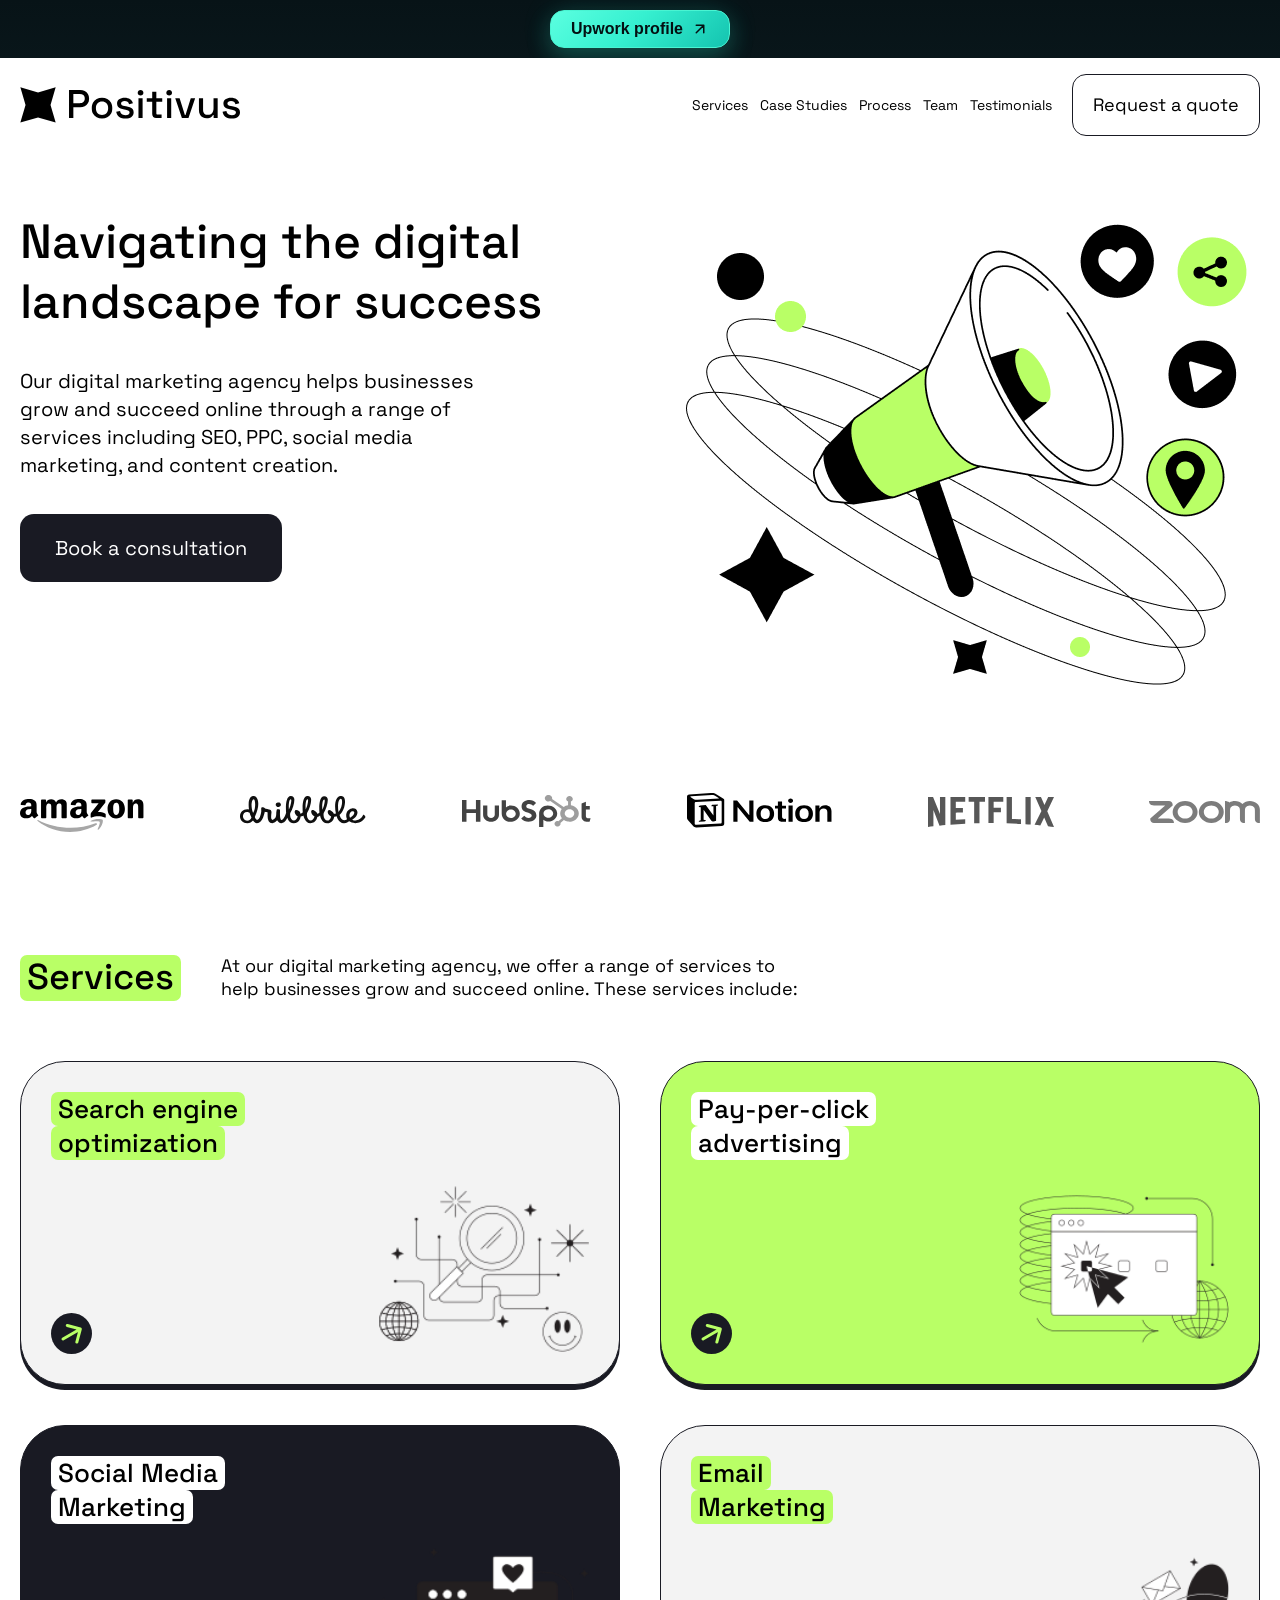
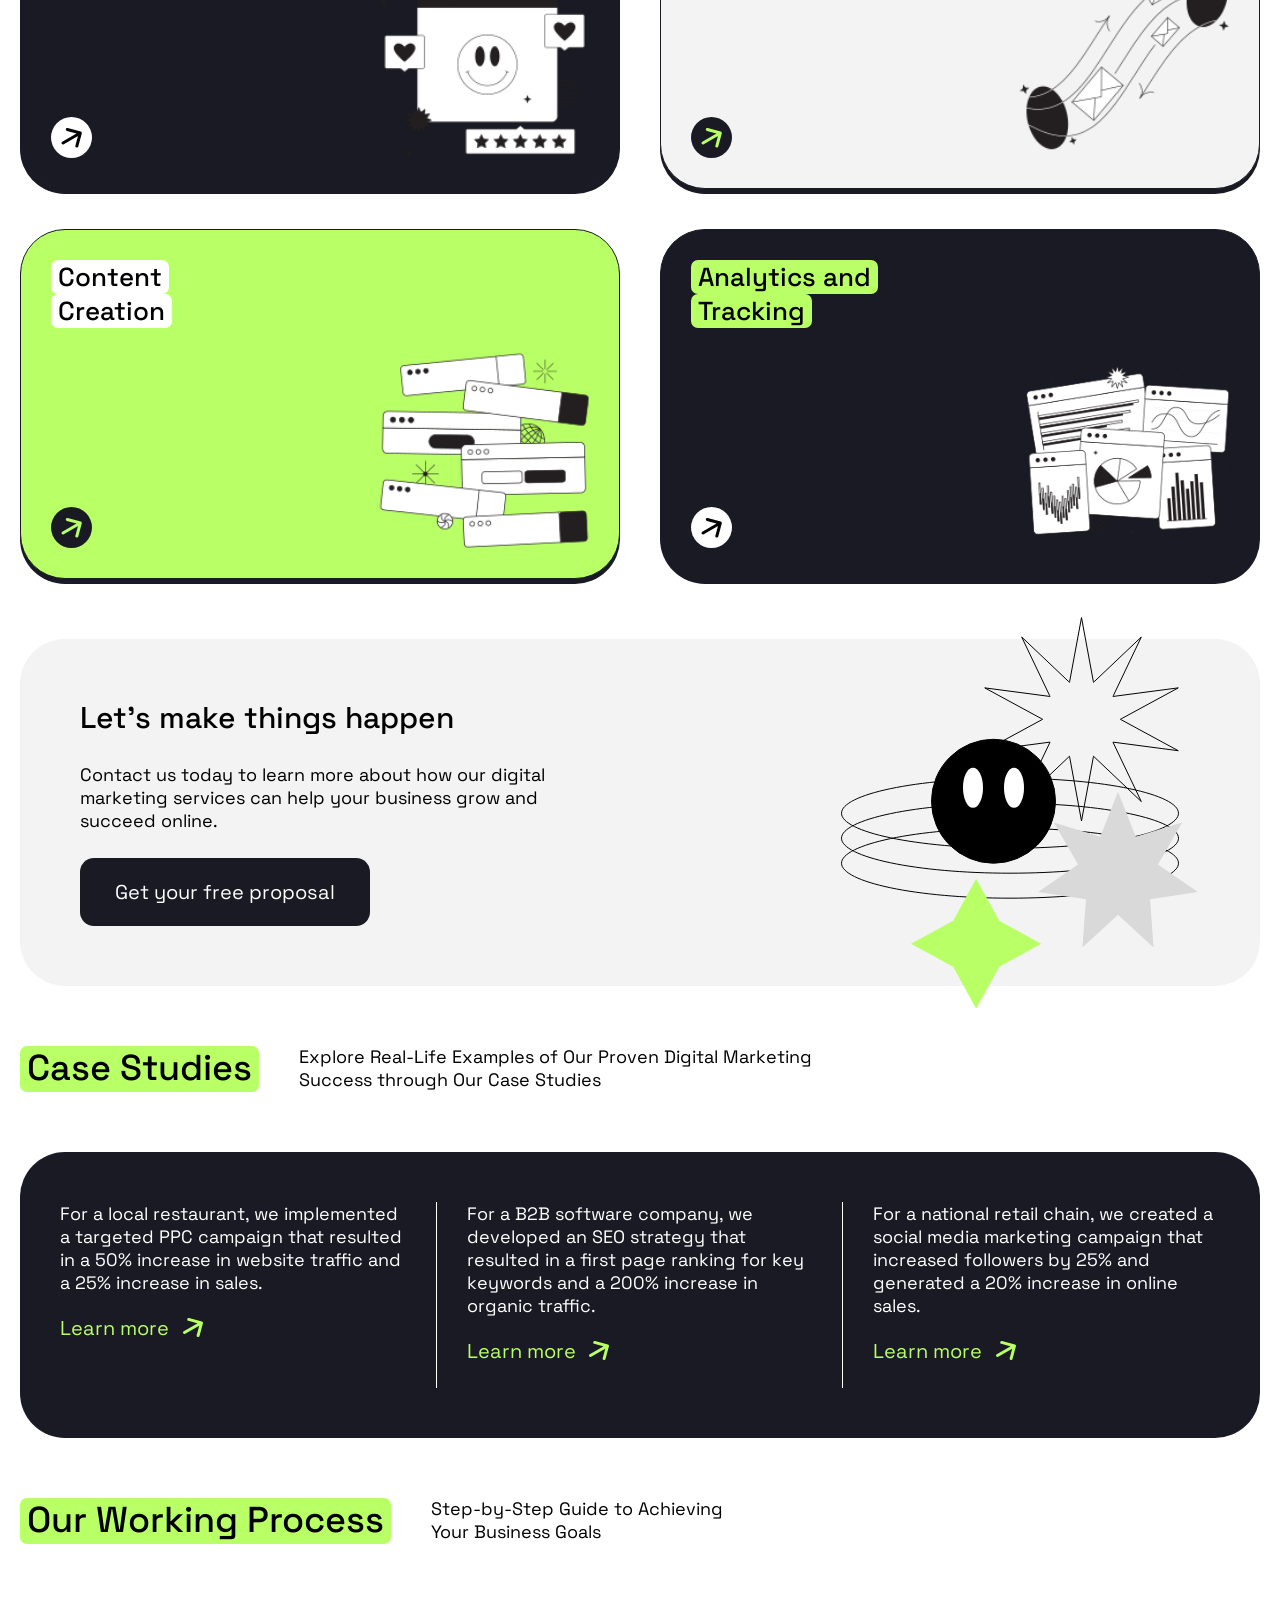
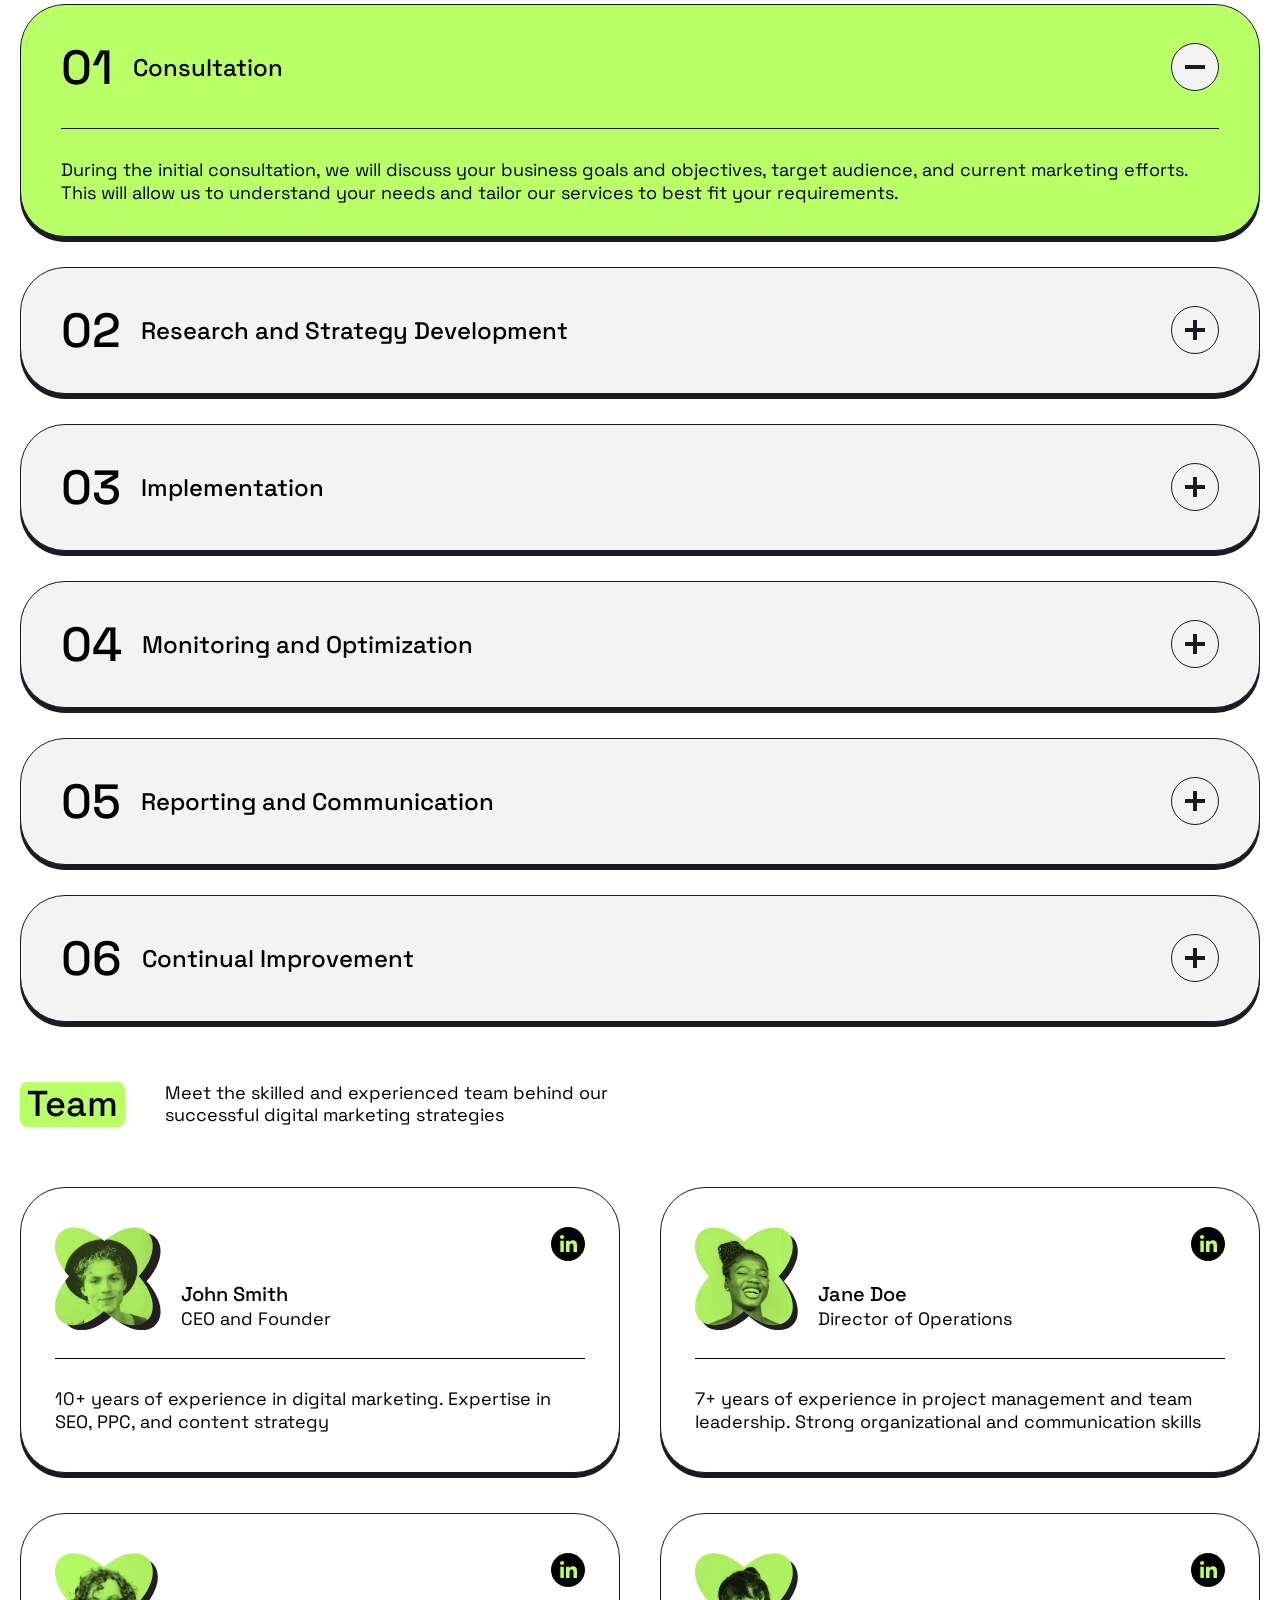
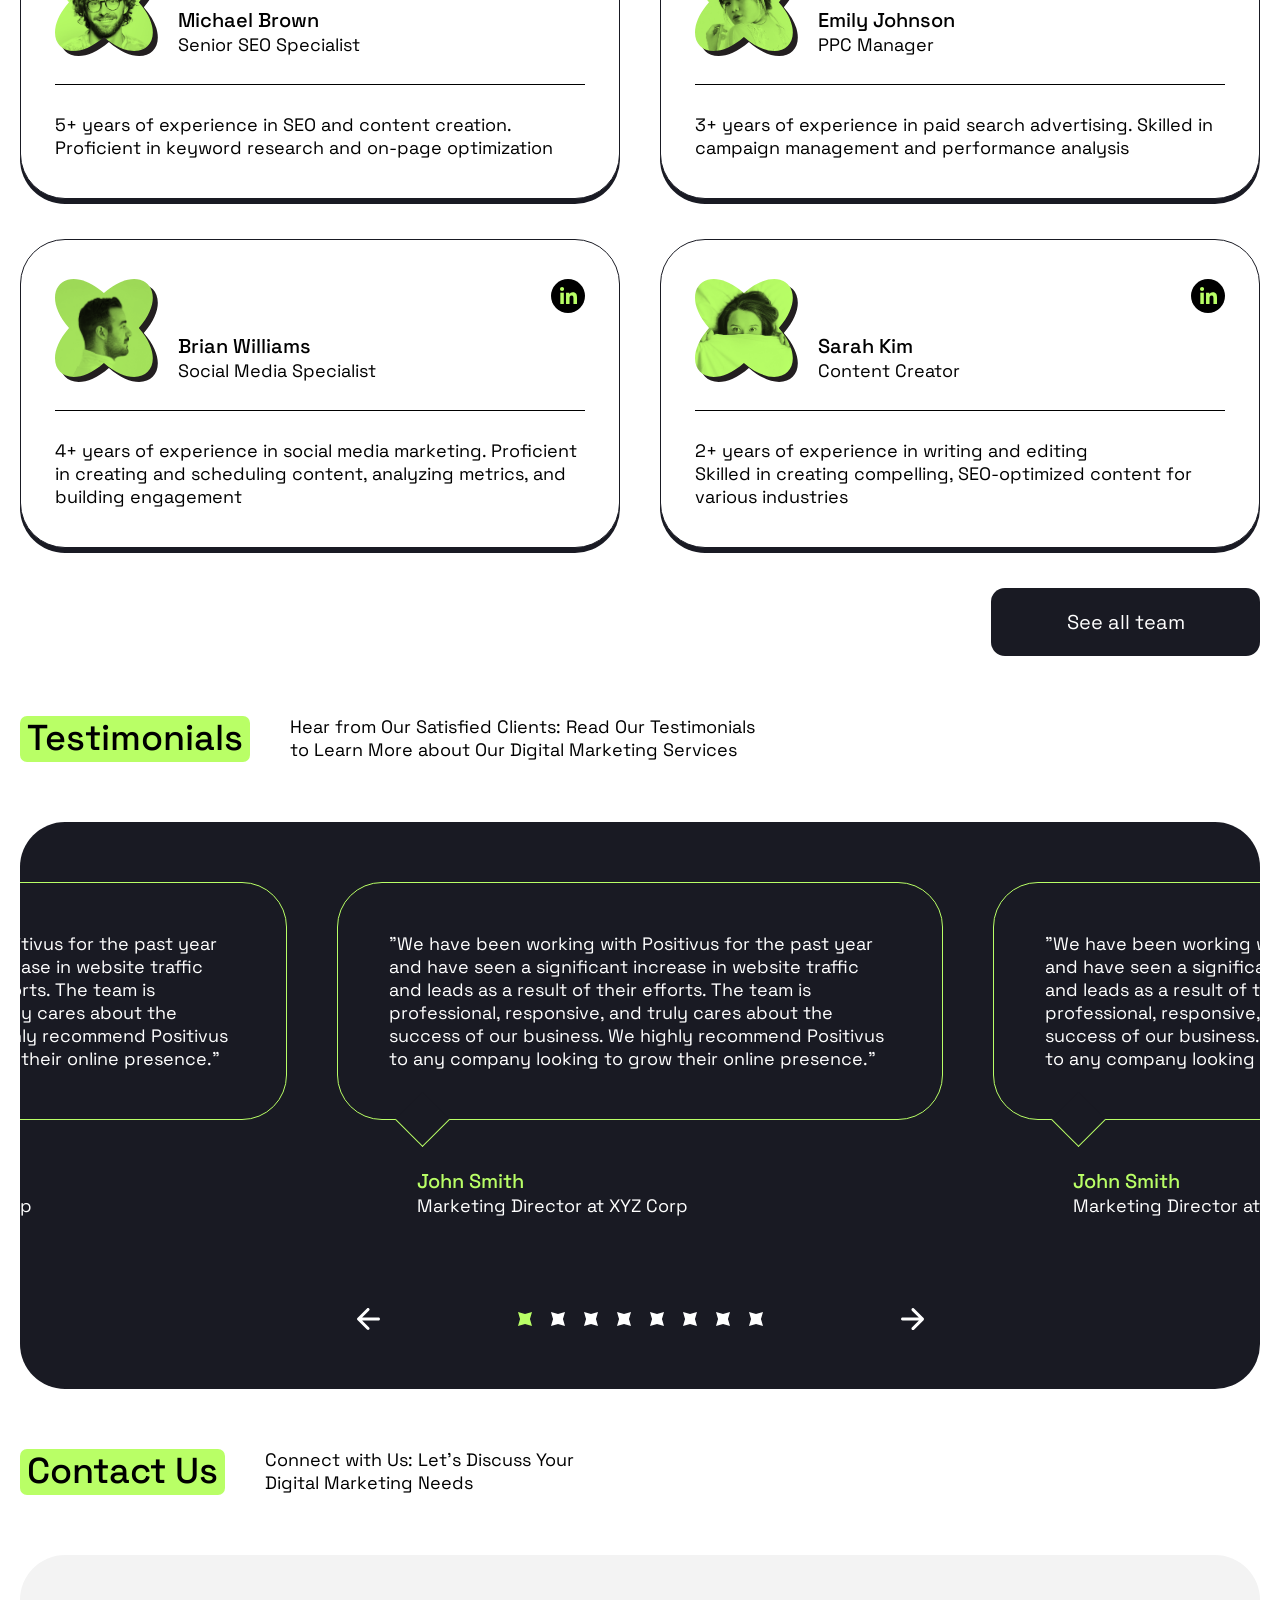
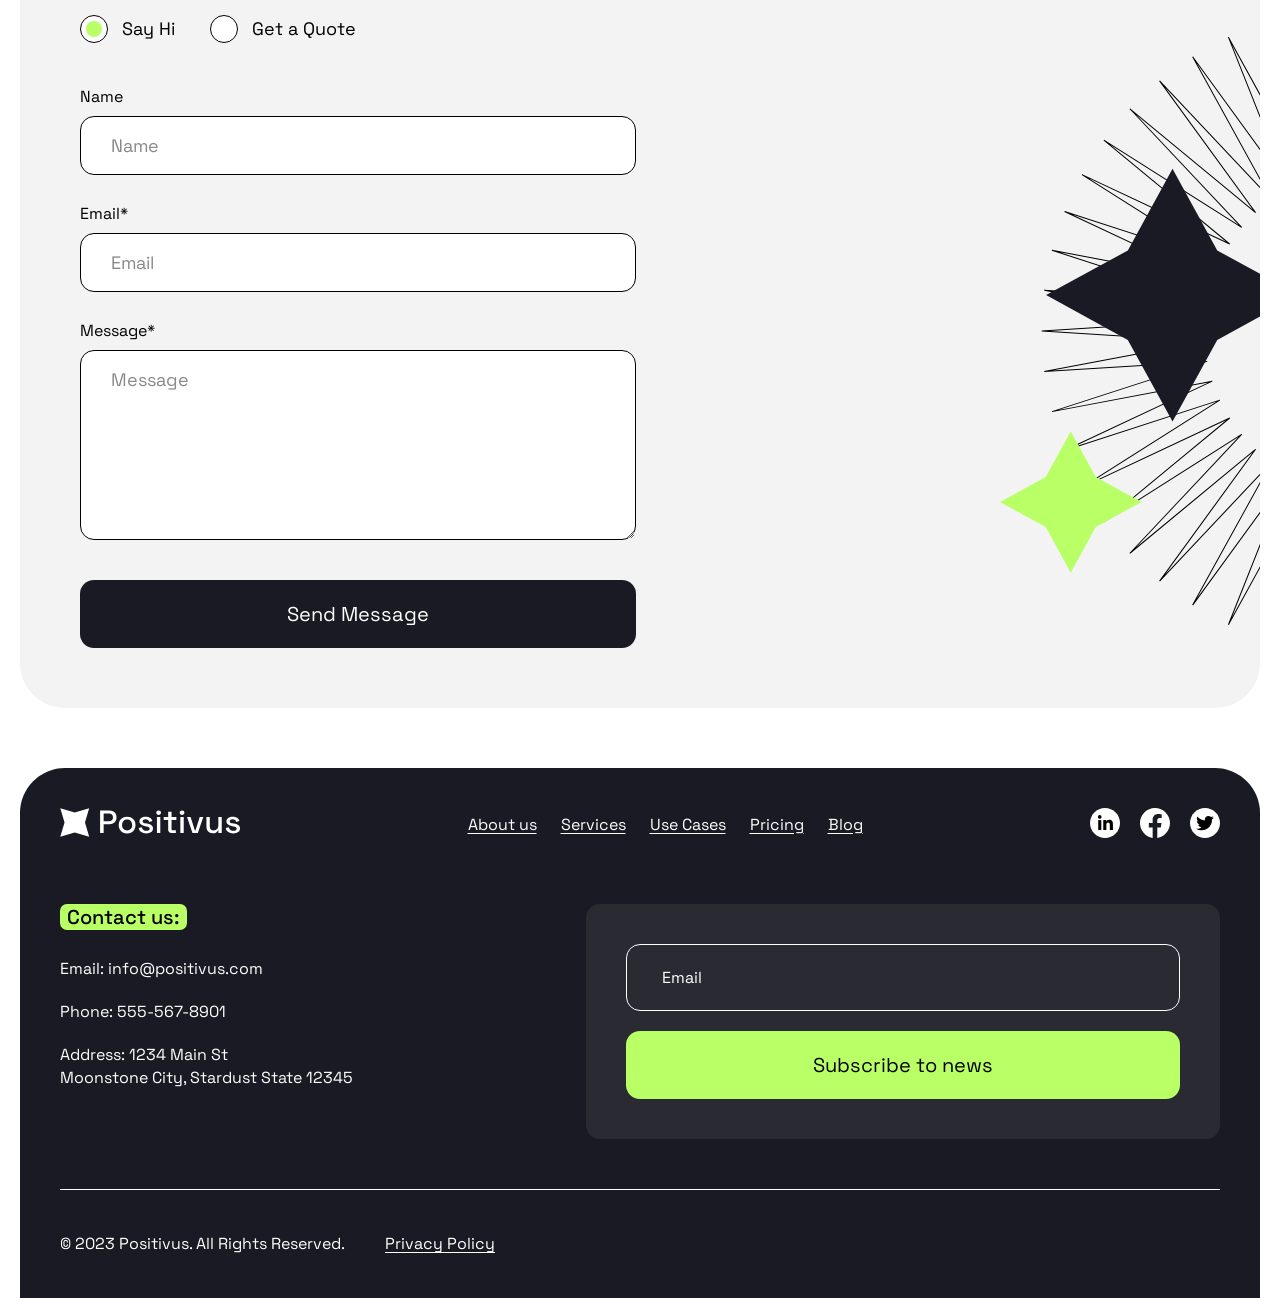
<file: positivus/index.html>
<!DOCTYPE html>
<html dir="ltr" lang="en">
  <head>
    <meta charset="utf-8">
    <meta name="viewport" content="width=device-width, initial-scale=1">
    <meta name="robots" content="noindex, nofollow">
    <meta name="description" content="Positivus is a digital marketing agency that helps businesses grow and succeed online through a range of services including SEO, PPC, social media marketing, and content creation.">
    <title>Positivus</title>
    <link rel="icon" type="image/svg+xml" sizes="any" href="./assets/images/favicon.svg">
    <script type="module" crossorigin src="./assets/js/main-F9jVTkdZ.js"></script>
    <link rel="stylesheet" crossorigin href="./assets/css/main-Ci48WKMV.css">
  </head>
  <body>
    <header class="o-header js--header" lang="en">
      <aside class="portfolio-banner js--portfolio-banner" aria-label="Portfolio preview">
        <div class="portfolio-banner__inner">
          <a class="portfolio-banner__button" href="https://www.upwork.com/freelancers/~01f7a4491ef9d3a3e4?viewMode=1">
            Upwork profile
            <svg class="portfolio-banner__icon" width="18" height="18" viewBox="0 0 24 24" fill="none" stroke="currentColor" stroke-width="2" stroke-linecap="round" stroke-linejoin="round" aria-hidden="true" focusable="false">
              <path d="M7 17 17 7M7 7h10v10"/>
            </svg>
          </a>
        </div>
      </aside>
      <div class="o-header__bar">
        <div class="container">
          <div class="o-header__inner">
            <a class="o-header__logo" href="./" aria-label="Positivus home">
              <img src="./assets/images/positivus-logo.svg" alt="Positivus" width="219.537" height="36">
            </a>
            <button class="o-header__toggle js--header-toggle" type="button" aria-label="Open navigation" aria-expanded="false" aria-controls="header-navigation">
              <span class="o-header__toggle-line" aria-hidden="true"></span>
              <span class="o-header__toggle-line" aria-hidden="true"></span>
              <span class="o-header__toggle-line" aria-hidden="true"></span>
            </button>
            <nav class="o-header__navigation js--header-navigation" id="header-navigation" aria-label="Main navigation">
              <ul class="o-header__list">
                <li><a class="o-header__link" href="#services">Services</a></li>
                <li><a class="o-header__link" href="#case-studies">Case Studies</a></li>
                <li><a class="o-header__link" href="#process">Process</a></li>
                <li><a class="o-header__link" href="#team">Team</a></li>
                <li><a class="o-header__link" href="#testimonials">Testimonials</a></li>
              </ul>
              <a class="c-button c-button__outline js--header-button" href="#contact">Request a quote</a>
            </nav>
          </div>
        </div>
      </div>
    </header>
    <main>
      <section class="s-hero">
        <div class="container">
          <div class="s-hero__intro">
            <div class="s-hero__content">
              <h1 class="s-hero__title">Navigating the digital landscape for success</h1>
              <p class="s-hero__description">Our digital marketing agency helps businesses grow and succeed online through a range of services including SEO, PPC, social media marketing, and content creation.</p>
              <a class="c-button c-button__primary" href="#">Book a consultation</a>
            </div>
            <div class="s-hero__illustration">
              <img src="./assets/images/hero-illustration.png" alt="" width="601" height="515" aria-hidden="true" fetchpriority="high">
            </div>
          </div>
          <ul class="s-hero__partners" aria-label="Partner companies">
            <li class="s-hero__partner"><img src="./assets/images/partners/amazon.svg" alt="Amazon" width="124.113" height="48"></li>
            <li class="s-hero__partner"><img src="./assets/images/partners/dribbble.svg" alt="Dribbble" width="126.369" height="48"></li>
            <li class="s-hero__partner"><img src="./assets/images/partners/hubspot.svg" alt="HubSpot" width="128.626" height="48"></li>
            <li class="s-hero__partner"><img src="./assets/images/partners/notion.svg" alt="Notion" width="145.551" height="48"></li>
            <li class="s-hero__partner"><img src="./assets/images/partners/netflix.svg" alt="Netflix" width="125.241" height="48"></li>
            <li class="s-hero__partner"><img src="./assets/images/partners/zoom.svg" alt="Zoom" width="110.573" height="48"></li>
          </ul>
        </div>
      </section>
      <section class="s-heading" id="services">
        <div class="container">
          <div class="s-heading__inner">
            <h2 class="s-heading__title">Services</h2>
            <div class="s-heading__description">
              <p>At our digital marketing agency, we offer a range of services to <br> help businesses grow and succeed online. These services include:</p>
            </div>
          </div>
        </div>
      </section>
      <section class="s-services" aria-label="Digital marketing services">
        <div class="container">
          <div class="s-services__grid">
            <a class="s-services__card" href="#" aria-label="Learn more about search engine optimization">
              <h3 class="s-services__title">
                <span class="s-services__label">Search engine</span>
                <span class="s-services__label">optimization</span>
              </h3>
              <span class="c-button c-button__link-dark s-services__link" aria-hidden="true">
                <img class="s-services__link-icon" src="./assets/images/services/arrow-dark.svg" alt="" width="41" height="41" aria-hidden="true">
                <span class="s-services__link-text">Learn more</span>
              </span>
              <div class="s-services__illustration s-services__illustration--search" aria-hidden="true">
                <div class="s-services__image-frame">
                  <img class="s-services__image" src="./assets/images/services/search-engine.png" alt="" width="256" height="256" loading="lazy">
                </div>
              </div>
            </a>
            <a class="s-services__card s-services__card--secondary" href="#" aria-label="Learn more about pay-per-click advertising">
              <h3 class="s-services__title">
                <span class="s-services__label">Pay-per-click</span>
                <span class="s-services__label">advertising</span>
              </h3>
              <span class="c-button c-button__link-dark s-services__link" aria-hidden="true">
                <img class="s-services__link-icon" src="./assets/images/services/arrow-dark.svg" alt="" width="41" height="41" aria-hidden="true">
                <span class="s-services__link-text">Learn more</span>
              </span>
              <div class="s-services__illustration s-services__illustration--advertising" aria-hidden="true">
                <div class="s-services__image-frame">
                  <img class="s-services__image" src="./assets/images/services/pay-per-click.png" alt="" width="256" height="256" loading="lazy">
                </div>
              </div>
            </a>
            <a class="s-services__card s-services__card--primary" href="#" aria-label="Learn more about social media marketing">
              <h3 class="s-services__title">
                <span class="s-services__label">Social Media</span>
                <span class="s-services__label">Marketing</span>
              </h3>
              <span class="c-button c-button__link-light s-services__link" aria-hidden="true">
                <img class="s-services__link-icon" src="./assets/images/services/arrow-light.svg" alt="" width="41" height="41" aria-hidden="true">
                <span class="s-services__link-text">Learn more</span>
              </span>
              <div class="s-services__illustration s-services__illustration--social" aria-hidden="true">
                <div class="s-services__image-frame">
                  <img class="s-services__image" src="./assets/images/services/social-media.png" alt="" width="256" height="256" loading="lazy">
                </div>
              </div>
            </a>
            <a class="s-services__card" href="#" aria-label="Learn more about email marketing">
              <h3 class="s-services__title">
                <span class="s-services__label">Email</span>
                <span class="s-services__label">Marketing</span>
              </h3>
              <span class="c-button c-button__link-dark s-services__link" aria-hidden="true">
                <img class="s-services__link-icon" src="./assets/images/services/arrow-dark.svg" alt="" width="41" height="41" aria-hidden="true">
                <span class="s-services__link-text">Learn more</span>
              </span>
              <div class="s-services__illustration s-services__illustration--email" aria-hidden="true">
                <div class="s-services__image-frame">
                  <img class="s-services__image" src="./assets/images/services/email-marketing.png" alt="" width="256" height="256" loading="lazy">
                </div>
              </div>
            </a>
            <a class="s-services__card s-services__card--secondary" href="#" aria-label="Learn more about content creation">
              <h3 class="s-services__title">
                <span class="s-services__label">Content</span>
                <span class="s-services__label">Creation</span>
              </h3>
              <span class="c-button c-button__link-dark s-services__link" aria-hidden="true">
                <img class="s-services__link-icon" src="./assets/images/services/arrow-dark.svg" alt="" width="41" height="41" aria-hidden="true">
                <span class="s-services__link-text">Learn more</span>
              </span>
              <div class="s-services__illustration s-services__illustration--content" aria-hidden="true">
                <div class="s-services__image-frame">
                  <img class="s-services__image" src="./assets/images/services/content-creation.png" alt="" width="256" height="256" loading="lazy">
                </div>
              </div>
            </a>
            <a class="s-services__card s-services__card--primary s-services__card--label-secondary" href="#" aria-label="Learn more about analytics and tracking">
              <h3 class="s-services__title">
                <span class="s-services__label">Analytics and</span>
                <span class="s-services__label">Tracking</span>
              </h3>
              <span class="c-button c-button__link-light s-services__link" aria-hidden="true">
                <img class="s-services__link-icon" src="./assets/images/services/arrow-light.svg" alt="" width="41" height="41" aria-hidden="true">
                <span class="s-services__link-text">Learn more</span>
              </span>
              <div class="s-services__illustration s-services__illustration--analytics" aria-hidden="true">
                <div class="s-services__image-frame">
                  <img class="s-services__image" src="./assets/images/services/analytics.png" alt="" width="256" height="256" loading="lazy">
                </div>
              </div>
            </a>
          </div>
        </div>
      </section>
      <section class="s-cta">
        <div class="container">
          <div class="s-cta__card">
            <div class="s-cta__content">
              <h2 class="s-cta__title">Let’s make things happen</h2>
              <p class="s-cta__description">Contact us today to learn more about how our digital marketing services can help your business grow and succeed online.</p>
              <a class="c-button c-button__primary" href="#">Get your free proposal</a>
            </div>
            <div class="s-cta__illustration">
              <img src="./assets/images/cta-illustration.svg" alt="" width="359" height="394.269" aria-hidden="true">
            </div>
          </div>
        </div>
      </section>
      <section class="s-heading" id="case-studies">
        <div class="container">
          <div class="s-heading__inner">
            <h2 class="s-heading__title">Case Studies</h2>
            <div class="s-heading__description">
              <p>Explore Real-Life Examples of Our Proven Digital Marketing <br>Success through Our Case Studies</p>
            </div>
          </div>
        </div>
      </section>
      <section class="s-case-studies" aria-label="Case studies">
        <div class="container">
          <ul class="s-case-studies__list">
            <li class="s-case-studies__item">
              <div class="s-case-studies__description">
                <p>For a local restaurant, we implemented a targeted PPC campaign that resulted in a 50% increase in website traffic and a 25% increase in sales.</p>
              </div>
              <a class="c-button c-button__link-secondary" href="#" aria-label="Learn more about the local restaurant case study">
                <span>Learn more</span>
                <span class="s-case-studies__link-icon" aria-hidden="true">
                  <img class="s-case-studies__arrow" src="./assets/images/case-studies-arrow.svg" alt="" width="20.3211" height="19.5348">
                </span>
              </a>
            </li>
            <li class="s-case-studies__item">
              <div class="s-case-studies__description">
                <p>For a B2B software company, we developed an SEO strategy that resulted in a first page ranking for key keywords and a 200% increase in organic traffic.</p>
              </div>
              <a class="c-button c-button__link-secondary" href="#" aria-label="Learn more about the B2B software company case study">
                <span>Learn more</span>
                <span class="s-case-studies__link-icon" aria-hidden="true">
                  <img class="s-case-studies__arrow" src="./assets/images/case-studies-arrow.svg" alt="" width="20.3211" height="19.5348">
                </span>
              </a>
            </li>
            <li class="s-case-studies__item">
              <div class="s-case-studies__description">
                <p>For a national retail chain, we created a social media marketing campaign that increased followers by 25% and generated a 20% increase in online sales.</p>
              </div>
              <a class="c-button c-button__link-secondary" href="#" aria-label="Learn more about the national retail chain case study">
                <span>Learn more</span>
                <span class="s-case-studies__link-icon" aria-hidden="true">
                  <img class="s-case-studies__arrow" src="./assets/images/case-studies-arrow.svg" alt="" width="20.3211" height="19.5348">
                </span>
              </a>
            </li>
          </ul>
        </div>
      </section>
      <section class="s-heading" id="process">
        <div class="container">
          <div class="s-heading__inner">
            <h2 class="s-heading__title">Our Working Process</h2>
            <div class="s-heading__description">
              <p>Step-by-Step Guide to Achieving <br>Your Business Goals</p>
            </div>
          </div>
        </div>
      </section>
      <section class="s-process js--process" aria-label="Our working process">
        <div class="container">
          <ol class="s-process__list">
            <li class="s-process__item s-process__item--open js--process-item">
              <div class="s-process__header">
                <div class="s-process__label">
                  <span class="s-process__number" aria-hidden="true">01</span>
                  <h3 class="s-process__title" id="js--process-title-01">Consultation</h3>
                </div>
                <span class="s-process__icon" aria-hidden="true">
                  <span class="s-process__icon-line"></span>
                  <span class="s-process__icon-line s-process__icon-line--vertical"></span>
                </span>
                <button class="s-process__trigger js--process-trigger" type="button" id="js--process-trigger-01" aria-labelledby="js--process-title-01" aria-expanded="true" aria-controls="js--process-panel-01"></button>
              </div>
              <div class="s-process__panel js--process-panel" id="js--process-panel-01" role="region" aria-labelledby="js--process-trigger-01">
                <div class="s-process__panel-inner">
                  <div class="s-process__description">
                    <p>During the initial consultation, we will discuss your business goals and objectives, target audience, and current marketing efforts. This will allow us to understand your needs and tailor our services to best fit your requirements.</p>
                  </div>
                </div>
              </div>
            </li>
            <li class="s-process__item js--process-item">
              <div class="s-process__header">
                <div class="s-process__label">
                  <span class="s-process__number" aria-hidden="true">02</span>
                  <h3 class="s-process__title" id="js--process-title-02">Research and Strategy Development</h3>
                </div>
                <span class="s-process__icon" aria-hidden="true">
                  <span class="s-process__icon-line"></span>
                  <span class="s-process__icon-line s-process__icon-line--vertical"></span>
                </span>
                <button class="s-process__trigger js--process-trigger" type="button" id="js--process-trigger-02" aria-labelledby="js--process-title-02" aria-expanded="false" aria-controls="js--process-panel-02"></button>
              </div>
              <div class="s-process__panel js--process-panel" id="js--process-panel-02" role="region" aria-labelledby="js--process-trigger-02" inert>
                <div class="s-process__panel-inner">
                  <div class="s-process__description">
                    <p>We research your market, audience, and competitors to develop a digital marketing strategy aligned with your business goals.</p>
                  </div>
                </div>
              </div>
            </li>
            <li class="s-process__item js--process-item">
              <div class="s-process__header">
                <div class="s-process__label">
                  <span class="s-process__number" aria-hidden="true">03</span>
                  <h3 class="s-process__title" id="js--process-title-03">Implementation</h3>
                </div>
                <span class="s-process__icon" aria-hidden="true">
                  <span class="s-process__icon-line"></span>
                  <span class="s-process__icon-line s-process__icon-line--vertical"></span>
                </span>
                <button class="s-process__trigger js--process-trigger" type="button" id="js--process-trigger-03" aria-labelledby="js--process-title-03" aria-expanded="false" aria-controls="js--process-panel-03"></button>
              </div>
              <div class="s-process__panel js--process-panel" id="js--process-panel-03" role="region" aria-labelledby="js--process-trigger-03" inert>
                <div class="s-process__panel-inner">
                  <div class="s-process__description">
                    <p>We put the agreed strategy into action, launching campaigns and creating the content needed to reach your target audience.</p>
                  </div>
                </div>
              </div>
            </li>
            <li class="s-process__item js--process-item">
              <div class="s-process__header">
                <div class="s-process__label">
                  <span class="s-process__number" aria-hidden="true">04</span>
                  <h3 class="s-process__title" id="js--process-title-04">Monitoring and Optimization</h3>
                </div>
                <span class="s-process__icon" aria-hidden="true">
                  <span class="s-process__icon-line"></span>
                  <span class="s-process__icon-line s-process__icon-line--vertical"></span>
                </span>
                <button class="s-process__trigger js--process-trigger" type="button" id="js--process-trigger-04" aria-labelledby="js--process-title-04" aria-expanded="false" aria-controls="js--process-panel-04"></button>
              </div>
              <div class="s-process__panel js--process-panel" id="js--process-panel-04" role="region" aria-labelledby="js--process-trigger-04" inert>
                <div class="s-process__panel-inner">
                  <div class="s-process__description">
                    <p>We monitor campaign performance and use the results to refine targeting, messaging, and budgets for better outcomes.</p>
                  </div>
                </div>
              </div>
            </li>
            <li class="s-process__item js--process-item">
              <div class="s-process__header">
                <div class="s-process__label">
                  <span class="s-process__number" aria-hidden="true">05</span>
                  <h3 class="s-process__title" id="js--process-title-05">Reporting and Communication</h3>
                </div>
                <span class="s-process__icon" aria-hidden="true">
                  <span class="s-process__icon-line"></span>
                  <span class="s-process__icon-line s-process__icon-line--vertical"></span>
                </span>
                <button class="s-process__trigger js--process-trigger" type="button" id="js--process-trigger-05" aria-labelledby="js--process-title-05" aria-expanded="false" aria-controls="js--process-panel-05"></button>
              </div>
              <div class="s-process__panel js--process-panel" id="js--process-panel-05" role="region" aria-labelledby="js--process-trigger-05" inert>
                <div class="s-process__panel-inner">
                  <div class="s-process__description">
                    <p>We share regular reports on campaign performance and discuss progress, insights, and next steps with your team.</p>
                  </div>
                </div>
              </div>
            </li>
            <li class="s-process__item js--process-item">
              <div class="s-process__header">
                <div class="s-process__label">
                  <span class="s-process__number" aria-hidden="true">06</span>
                  <h3 class="s-process__title" id="js--process-title-06">Continual Improvement</h3>
                </div>
                <span class="s-process__icon" aria-hidden="true">
                  <span class="s-process__icon-line"></span>
                  <span class="s-process__icon-line s-process__icon-line--vertical"></span>
                </span>
                <button class="s-process__trigger js--process-trigger" type="button" id="js--process-trigger-06" aria-labelledby="js--process-title-06" aria-expanded="false" aria-controls="js--process-panel-06"></button>
              </div>
              <div class="s-process__panel js--process-panel" id="js--process-panel-06" role="region" aria-labelledby="js--process-trigger-06" inert>
                <div class="s-process__panel-inner">
                  <div class="s-process__description">
                    <p>We review what works, identify new opportunities, and continually improve your digital marketing strategy as your business grows.</p>
                  </div>
                </div>
              </div>
            </li>
          </ol>
        </div>
      </section>
      <section class="s-heading" id="team">
        <div class="container">
          <div class="s-heading__inner">
            <h2 class="s-heading__title">Team</h2>
            <div class="s-heading__description">
              <p>Meet the skilled and experienced team behind our <br>successful digital marketing strategies</p>
            </div>
          </div>
        </div>
      </section>
      <section class="s-team" aria-label="Our team">
        <div class="container">
          <div class="s-team__grid">
            <a class="s-team__card" href="#" aria-label="View John Smith's profile">
              <div class="s-team__person">
                <div class="s-team__portrait s-team__portrait--john" aria-hidden="true">
                  <span class="s-team__portrait-shadow"></span>
                  <div class="s-team__photo">
                    <img class="s-team__image" src="./assets/images/team/john-smith.png" alt="" width="683" height="1024" loading="lazy">
                  </div>
                </div>
                <div class="s-team__identity">
                  <h3 class="s-team__name">John Smith</h3>
                  <p class="s-team__role">CEO and Founder</p>
                </div>
                <img class="s-team__social" src="./assets/images/team/linkedin.svg" alt="" width="34" height="34" aria-hidden="true">
              </div>
              <div class="s-team__description">
                <p>10+ years of experience in digital marketing. Expertise in SEO, PPC, and content strategy</p>
              </div>
            </a>
            <a class="s-team__card" href="#" aria-label="View Jane Doe's profile">
              <div class="s-team__person">
                <div class="s-team__portrait s-team__portrait--jane" aria-hidden="true">
                  <span class="s-team__portrait-shadow"></span>
                  <div class="s-team__photo">
                    <img class="s-team__image" src="./assets/images/team/jane-doe.png" alt="" width="1024" height="683" loading="lazy">
                  </div>
                </div>
                <div class="s-team__identity">
                  <h3 class="s-team__name">Jane Doe</h3>
                  <p class="s-team__role">Director of Operations</p>
                </div>
                <img class="s-team__social" src="./assets/images/team/linkedin.svg" alt="" width="34" height="34" aria-hidden="true">
              </div>
              <div class="s-team__description">
                <p>7+ years of experience in project management and team leadership. Strong organizational and communication skills</p>
              </div>
            </a>
            <a class="s-team__card" href="#" aria-label="View Michael Brown's profile">
              <div class="s-team__person">
                <div class="s-team__portrait s-team__portrait--michael" aria-hidden="true">
                  <span class="s-team__portrait-shadow"></span>
                  <div class="s-team__photo">
                    <img class="s-team__image" src="./assets/images/team/michael-brown.png" alt="" width="1024" height="683" loading="lazy">
                  </div>
                </div>
                <div class="s-team__identity">
                  <h3 class="s-team__name">Michael Brown</h3>
                  <p class="s-team__role">Senior SEO Specialist</p>
                </div>
                <img class="s-team__social" src="./assets/images/team/linkedin.svg" alt="" width="34" height="34" aria-hidden="true">
              </div>
              <div class="s-team__description">
                <p>5+ years of experience in SEO and content creation. Proficient in keyword research and on-page optimization</p>
              </div>
            </a>
            <a class="s-team__card" href="#" aria-label="View Emily Johnson's profile">
              <div class="s-team__person">
                <div class="s-team__portrait s-team__portrait--emily" aria-hidden="true">
                  <span class="s-team__portrait-shadow"></span>
                  <div class="s-team__photo">
                    <img class="s-team__image" src="./assets/images/team/emily-johnson.png" alt="" width="683" height="1024" loading="lazy">
                  </div>
                </div>
                <div class="s-team__identity">
                  <h3 class="s-team__name">Emily Johnson</h3>
                  <p class="s-team__role">PPC Manager</p>
                </div>
                <img class="s-team__social" src="./assets/images/team/linkedin.svg" alt="" width="34" height="34" aria-hidden="true">
              </div>
              <div class="s-team__description">
                <p>3+ years of experience in paid search advertising. Skilled in campaign management and performance analysis</p>
              </div>
            </a>
            <a class="s-team__card" href="#" aria-label="View Brian Williams's profile">
              <div class="s-team__person">
                <div class="s-team__portrait s-team__portrait--brian" aria-hidden="true">
                  <span class="s-team__portrait-shadow"></span>
                  <div class="s-team__photo">
                    <img class="s-team__image" src="./assets/images/team/brian-williams.jpg" alt="" width="342" height="512" loading="lazy">
                  </div>
                </div>
                <div class="s-team__identity">
                  <h3 class="s-team__name">Brian Williams</h3>
                  <p class="s-team__role">Social Media Specialist</p>
                </div>
                <img class="s-team__social" src="./assets/images/team/linkedin.svg" alt="" width="34" height="34" aria-hidden="true">
              </div>
              <div class="s-team__description">
                <p>4+ years of experience in social media marketing. Proficient in creating and scheduling content, analyzing metrics, and building engagement</p>
              </div>
            </a>
            <a class="s-team__card" href="#" aria-label="View Sarah Kim's profile">
              <div class="s-team__person">
                <div class="s-team__portrait s-team__portrait--sarah" aria-hidden="true">
                  <span class="s-team__portrait-shadow"></span>
                  <div class="s-team__photo">
                    <img class="s-team__image" src="./assets/images/team/sarah-kim.jpg" alt="" width="502" height="502" loading="lazy">
                  </div>
                </div>
                <div class="s-team__identity">
                  <h3 class="s-team__name">Sarah Kim</h3>
                  <p class="s-team__role">Content Creator</p>
                </div>
                <img class="s-team__social" src="./assets/images/team/linkedin.svg" alt="" width="34" height="34" aria-hidden="true">
              </div>
              <div class="s-team__description">
                <p>2+ years of experience in writing and editing</p>
                <p>Skilled in creating compelling, SEO-optimized content for various industries</p>
              </div>
            </a>
          </div>
          <div class="s-team__actions">
            <a class="c-button c-button__primary" href="#">See all team</a>
          </div>
        </div>
      </section>
      <section class="s-heading" id="testimonials">
        <div class="container">
          <div class="s-heading__inner">
            <h2 class="s-heading__title" id="testimonials-heading">Testimonials</h2>
            <div class="s-heading__description">
              <p>Hear from Our Satisfied Clients: Read Our Testimonials <br>to Learn More about Our Digital Marketing Services</p>
            </div>
          </div>
        </div>
      </section>
      <section class="s-testimonials">
        <div class="container">
          <div class="splide s-testimonials__slider js--testimonials-slider" aria-labelledby="testimonials-heading">
            <div class="splide__track">
              <ul class="splide__list">
                <li class="splide__slide s-testimonials__slide">
                  <blockquote class="s-testimonials__quote">
                    <div class="s-testimonials__description">
                      <p>"We have been working with Positivus for the past year and have seen a significant increase in website traffic and leads as a result of their efforts. The team is professional, responsive, and truly cares about the success of our business. We highly recommend Positivus to any company looking to grow their online presence."</p>
                    </div>
                  </blockquote>
                  <div class="s-testimonials__author">
                    <p class="s-testimonials__name">John Smith</p>
                    <p class="s-testimonials__role">Marketing Director at XYZ Corp</p>
                  </div>
                </li>
                <li class="splide__slide s-testimonials__slide">
                  <blockquote class="s-testimonials__quote">
                    <div class="s-testimonials__description">
                      <p>"We have been working with Positivus for the past year and have seen a significant increase in website traffic and leads as a result of their efforts. The team is professional, responsive, and truly cares about the success of our business. We highly recommend Positivus to any company looking to grow their online presence."</p>
                    </div>
                  </blockquote>
                  <div class="s-testimonials__author">
                    <p class="s-testimonials__name">John Smith</p>
                    <p class="s-testimonials__role">Marketing Director at XYZ Corp</p>
                  </div>
                </li>
                <li class="splide__slide s-testimonials__slide">
                  <blockquote class="s-testimonials__quote">
                    <div class="s-testimonials__description">
                      <p>"We have been working with Positivus for the past year and have seen a significant increase in website traffic and leads as a result of their efforts. The team is professional, responsive, and truly cares about the success of our business. We highly recommend Positivus to any company looking to grow their online presence."</p>
                    </div>
                  </blockquote>
                  <div class="s-testimonials__author">
                    <p class="s-testimonials__name">John Smith</p>
                    <p class="s-testimonials__role">Marketing Director at XYZ Corp</p>
                  </div>
                </li>
                <li class="splide__slide s-testimonials__slide">
                  <blockquote class="s-testimonials__quote">
                    <div class="s-testimonials__description">
                      <p>"We have been working with Positivus for the past year and have seen a significant increase in website traffic and leads as a result of their efforts. The team is professional, responsive, and truly cares about the success of our business. We highly recommend Positivus to any company looking to grow their online presence."</p>
                    </div>
                  </blockquote>
                  <div class="s-testimonials__author">
                    <p class="s-testimonials__name">John Smith</p>
                    <p class="s-testimonials__role">Marketing Director at XYZ Corp</p>
                  </div>
                </li>
                <li class="splide__slide s-testimonials__slide">
                  <blockquote class="s-testimonials__quote">
                    <div class="s-testimonials__description">
                      <p>"We have been working with Positivus for the past year and have seen a significant increase in website traffic and leads as a result of their efforts. The team is professional, responsive, and truly cares about the success of our business. We highly recommend Positivus to any company looking to grow their online presence."</p>
                    </div>
                  </blockquote>
                  <div class="s-testimonials__author">
                    <p class="s-testimonials__name">John Smith</p>
                    <p class="s-testimonials__role">Marketing Director at XYZ Corp</p>
                  </div>
                </li>
                <li class="splide__slide s-testimonials__slide">
                  <blockquote class="s-testimonials__quote">
                    <div class="s-testimonials__description">
                      <p>"We have been working with Positivus for the past year and have seen a significant increase in website traffic and leads as a result of their efforts. The team is professional, responsive, and truly cares about the success of our business. We highly recommend Positivus to any company looking to grow their online presence."</p>
                    </div>
                  </blockquote>
                  <div class="s-testimonials__author">
                    <p class="s-testimonials__name">John Smith</p>
                    <p class="s-testimonials__role">Marketing Director at XYZ Corp</p>
                  </div>
                </li>
                <li class="splide__slide s-testimonials__slide">
                  <blockquote class="s-testimonials__quote">
                    <div class="s-testimonials__description">
                      <p>"We have been working with Positivus for the past year and have seen a significant increase in website traffic and leads as a result of their efforts. The team is professional, responsive, and truly cares about the success of our business. We highly recommend Positivus to any company looking to grow their online presence."</p>
                    </div>
                  </blockquote>
                  <div class="s-testimonials__author">
                    <p class="s-testimonials__name">John Smith</p>
                    <p class="s-testimonials__role">Marketing Director at XYZ Corp</p>
                  </div>
                </li>
                <li class="splide__slide s-testimonials__slide">
                  <blockquote class="s-testimonials__quote">
                    <div class="s-testimonials__description">
                      <p>"We have been working with Positivus for the past year and have seen a significant increase in website traffic and leads as a result of their efforts. The team is professional, responsive, and truly cares about the success of our business. We highly recommend Positivus to any company looking to grow their online presence."</p>
                    </div>
                  </blockquote>
                  <div class="s-testimonials__author">
                    <p class="s-testimonials__name">John Smith</p>
                    <p class="s-testimonials__role">Marketing Director at XYZ Corp</p>
                  </div>
                </li>
              </ul>
            </div>
            <div class="splide__arrows s-testimonials__controls">
              <button class="splide__arrow splide__arrow--prev c-button s-testimonials__arrow" type="button" aria-label="Previous testimonial"></button>
              <ul class="splide__pagination s-testimonials__pagination"></ul>
              <button class="splide__arrow splide__arrow--next c-button s-testimonials__arrow s-testimonials__arrow--next" type="button" aria-label="Next testimonial"></button>
            </div>
          </div>
        </div>
      </section>
      <section class="s-heading" id="contact">
        <div class="container">
          <div class="s-heading__inner">
            <h2 class="s-heading__title">Contact Us</h2>
            <div class="s-heading__description">
              <p>Connect with Us: Let's Discuss Your <br>Digital Marketing Needs</p>
            </div>
          </div>
        </div>
      </section>
      <section class="s-contact" aria-label="Contact form">
        <div class="container">
          <div class="s-contact__panel">
            <form class="s-contact__form js--contact-form" action="#" method="post">
              <fieldset class="s-contact__options">
                <legend class="sr-only">Reason for contacting us</legend>
                <label class="s-contact__option">
                  <input class="s-contact__radio" type="radio" name="contact-reason" value="say-hi" checked>
                  <span class="s-contact__radio-icon" aria-hidden="true"></span>
                  <span>Say Hi</span>
                </label>
                <label class="s-contact__option">
                  <input class="s-contact__radio" type="radio" name="contact-reason" value="get-a-quote">
                  <span class="s-contact__radio-icon" aria-hidden="true"></span>
                  <span>Get a Quote</span>
                </label>
              </fieldset>
              <div class="s-contact__fields">
                <label class="s-contact__field">
                  <span>Name</span>
                  <input class="s-contact__input" type="text" name="name" placeholder="Name" autocomplete="name">
                </label>
                <label class="s-contact__field">
                  <span>Email*</span>
                  <input class="s-contact__input" type="email" name="email" placeholder="Email" autocomplete="email" required>
                </label>
                <label class="s-contact__field">
                  <span>Message*</span>
                  <textarea class="s-contact__input s-contact__input--message" name="message" placeholder="Message" rows="6" required></textarea>
                </label>
              </div>
              <button class="c-button c-button__primary" type="submit">Send Message</button>
            </form>
            <img class="s-contact__illustration" src="./assets/images/contact-illustration.svg" alt="" width="691.570129" height="648.000061" loading="lazy" aria-hidden="true">
          </div>
        </div>
      </section>
    </main>
    <footer class="o-footer">
      <div class="container">
        <div class="o-footer__panel">
          <a class="o-footer__logo" href="./" aria-label="Positivus home">
            <svg aria-hidden="true" focusable="false" xmlns="http://www.w3.org/2000/svg" width="180" height="29" viewBox="0 0 180 29">
              <g transform="matrix(1 0 0 1 0.28504616022109985 0.2812364399433136)"><path d="M14.4722 4.17729 L28.9035 0 L24.6926 14.2188 L28.9035 28.3975 L14.4722 24.2604 L0 28.3975 L4.25171 14.2188 L0 0 L14.4722 4.17729 Z" fill="currentColor" fill-rule="nonzero"/></g>
              <g transform="matrix(1 0 0 1 40.109840393066406 2.4166667461395264)"><path d="M0 22.5556 L0 0 L9.11738 0 C10.5167 0 11.7629 0.27926 12.8562 0.837779 C13.9712 1.37482 14.8349 2.14815 15.4471 3.15778 C16.0811 4.14593 16.3982 5.33815 16.3982 6.73445 L16.3982 7.15333 C16.3982 8.54963 16.0702 9.75259 15.4143 10.7622 C14.7802 11.7719 13.9166 12.5452 12.8234 13.0822 C11.7302 13.6193 10.4948 13.8878 9.11738 13.8878 L3.542 13.8878 L3.542 22.5556 L0 22.5556 Z M3.542 10.73 L8.75662 10.73 C10.0029 10.73 10.9977 10.4078 11.7411 9.76333 C12.4845 9.11889 12.8562 8.23815 12.8562 7.12111 L12.8562 6.79889 C12.8562 5.66037 12.4845 4.76889 11.7411 4.12445 C10.9977 3.48 10.0029 3.15778 8.75662 3.15778 L3.542 3.15778 L3.542 10.73 Z" fill="currentColor" fill-rule="nonzero"/><path d="M26.987 23.0067 C25.3691 23.0067 23.926 22.6844 22.6579 22.04 C21.4116 21.3741 20.4278 20.4289 19.7062 19.2044 C18.9847 17.98 18.624 16.53 18.624 14.8544 L18.624 14.3711 C18.624 12.6956 18.9847 11.2563 19.7062 10.0533 C20.4278 8.82889 21.4116 7.8837 22.6579 7.21778 C23.926 6.55185 25.3691 6.21889 26.987 6.21889 C28.605 6.21889 30.048 6.55185 31.3161 7.21778 C32.5843 7.8837 33.5791 8.82889 34.3006 10.0533 C35.0221 11.2563 35.3829 12.6956 35.3829 14.3711 L35.3829 14.8544 C35.3829 16.53 35.0221 17.98 34.3006 19.2044 C33.5791 20.4289 32.5843 21.3741 31.3161 22.04 C30.048 22.6844 28.605 23.0067 26.987 23.0067 Z M26.987 20.0422 C28.4738 20.0422 29.6763 19.5804 30.5946 18.6567 C31.5348 17.7115 32.0049 16.4119 32.0049 14.7578 L32.0049 14.4678 C32.0049 12.8137 31.5457 11.5248 30.6274 10.6011 C29.7091 9.65593 28.4956 9.18334 26.987 9.18334 C25.5221 9.18334 24.3196 9.65593 23.3794 10.6011 C22.4611 11.5248 22.002 12.8137 22.002 14.4678 L22.002 14.7578 C22.002 16.4119 22.4611 17.7115 23.3794 18.6567 C24.3196 19.5804 25.5221 20.0422 26.987 20.0422 Z" fill="currentColor" fill-rule="nonzero"/><path d="M46.2134 23.0067 C44.1581 23.0067 42.4527 22.5556 41.0971 21.6533 C39.7415 20.7511 38.9107 19.387 38.6046 17.5611 L41.7531 16.82 C41.928 17.7007 42.2231 18.3989 42.6386 18.9144 C43.054 19.43 43.5678 19.7952 44.18 20.01 C44.814 20.2248 45.4918 20.3322 46.2134 20.3322 C47.2847 20.3322 48.1046 20.1282 48.6731 19.72 C49.2634 19.3119 49.5586 18.7856 49.5586 18.1411 C49.5586 17.4967 49.2853 17.0241 48.7387 16.7233 C48.1921 16.4226 47.3831 16.1756 46.3117 15.9822 L45.1967 15.7889 C44.1035 15.5956 43.1086 15.3163 42.2122 14.9511 C41.3158 14.5859 40.6052 14.0811 40.0804 13.4367 C39.5557 12.7922 39.2933 11.9652 39.2933 10.9556 C39.2933 9.45185 39.8618 8.29185 40.9987 7.47556 C42.1357 6.63778 43.6443 6.21889 45.5246 6.21889 C47.3394 6.21889 48.8261 6.62704 49.9849 7.44334 C51.1656 8.23815 51.9308 9.32296 52.2807 10.6978 L49.1322 11.5678 C48.9354 10.6011 48.52 9.92445 47.886 9.53778 C47.2519 9.12963 46.4648 8.92556 45.5246 8.92556 C44.6063 8.92556 43.8848 9.09741 43.3601 9.44111 C42.8353 9.76333 42.573 10.2252 42.573 10.8267 C42.573 11.4711 42.8244 11.9437 43.3273 12.2444 C43.852 12.5452 44.5517 12.7707 45.4262 12.9211 L46.5741 13.1144 C47.7329 13.3078 48.7933 13.5763 49.7554 13.92 C50.7174 14.2637 51.4717 14.7578 52.0183 15.4022 C52.5868 16.0467 52.871 16.9059 52.871 17.98 C52.871 19.5696 52.2697 20.8048 51.0672 21.6856 C49.8647 22.5663 48.2467 23.0067 46.2134 23.0067 Z" fill="currentColor" fill-rule="nonzero"/><path d="M56.8194 22.5556 L56.8194 6.67 L60.1974 6.67 L60.1974 22.5556 L56.8194 22.5556 Z M58.5248 4.51111 C57.8689 4.51111 57.3113 4.30704 56.8522 3.89889 C56.4149 3.46926 56.1962 2.92148 56.1962 2.25555 C56.1962 1.58963 56.4149 1.05259 56.8522 0.644445 C57.3113 0.214815 57.8689 0 58.5248 0 C59.2026 0 59.7601 0.214815 60.1974 0.644445 C60.6347 1.05259 60.8533 1.58963 60.8533 2.25555 C60.8533 2.92148 60.6347 3.46926 60.1974 3.89889 C59.7601 4.30704 59.2026 4.51111 58.5248 4.51111 Z" fill="currentColor" fill-rule="nonzero"/><path d="M71.2779 22.5556 C70.2941 22.5556 69.5069 22.2656 68.9166 21.6856 C68.3481 21.1056 68.0639 20.3322 68.0639 19.3656 L68.0639 9.47333 L63.6036 9.47333 L63.6036 6.67 L68.0639 6.67 L68.0639 1.41778 L71.4419 1.41778 L71.4419 6.67 L76.263 6.67 L76.263 9.47333 L71.4419 9.47333 L71.4419 18.7856 C71.4419 19.43 71.748 19.7522 72.3602 19.7522 L75.7382 19.7522 L75.7382 22.5556 L71.2779 22.5556 Z" fill="currentColor" fill-rule="nonzero"/><path d="M80.2316 22.5556 L80.2316 6.67 L83.6096 6.67 L83.6096 22.5556 L80.2316 22.5556 Z M81.937 4.51111 C81.2811 4.51111 80.7235 4.30704 80.2644 3.89889 C79.8271 3.46926 79.6085 2.92148 79.6085 2.25555 C79.6085 1.58963 79.8271 1.05259 80.2644 0.644445 C80.7235 0.214815 81.2811 0 81.937 0 C82.6148 0 83.1723 0.214815 83.6096 0.644445 C84.0469 1.05259 84.2655 1.58963 84.2655 2.25555 C84.2655 2.92148 84.0469 3.46926 83.6096 3.89889 C83.1723 4.30704 82.6148 4.51111 81.937 4.51111 Z" fill="currentColor" fill-rule="nonzero"/><path d="M92.3616 22.5556 L86.9174 6.67 L90.4922 6.67 L94.7886 20.1067 L95.3133 20.1067 L99.6096 6.67 L103.184 6.67 L97.7402 22.5556 L92.3616 22.5556 Z" fill="currentColor" fill-rule="nonzero"/><path d="M112.661 22.8456 C111.436 22.8456 110.343 22.577 109.381 22.04 C108.419 21.503 107.665 20.7404 107.118 19.7522 C106.572 18.7641 106.298 17.5826 106.298 16.2078 L106.298 6.67 L109.676 6.67 L109.676 15.9822 C109.676 17.357 110.026 18.3774 110.726 19.0433 C111.425 19.6878 112.398 20.01 113.645 20.01 C115.022 20.01 116.126 19.5589 116.957 18.6567 C117.81 17.733 118.236 16.4119 118.236 14.6933 L118.236 6.67 L121.614 6.67 L121.614 22.5556 L118.302 22.5556 L118.302 20.1711 L117.777 20.1711 C117.471 20.8156 116.924 21.4278 116.137 22.0078 C115.35 22.5663 114.191 22.8456 112.661 22.8456 Z" fill="currentColor" fill-rule="nonzero"/><path d="M133.233 23.0067 C131.177 23.0067 129.472 22.5556 128.116 21.6533 C126.761 20.7511 125.93 19.387 125.624 17.5611 L128.772 16.82 C128.947 17.7007 129.242 18.3989 129.658 18.9144 C130.073 19.43 130.587 19.7952 131.199 20.01 C131.833 20.2248 132.511 20.3322 133.233 20.3322 C134.304 20.3322 135.124 20.1282 135.692 19.72 C136.283 19.3119 136.578 18.7856 136.578 18.1411 C136.578 17.4967 136.304 17.0241 135.758 16.7233 C135.211 16.4226 134.402 16.1756 133.331 15.9822 L132.216 15.7889 C131.123 15.5956 130.128 15.3163 129.231 14.9511 C128.335 14.5859 127.624 14.0811 127.1 13.4367 C126.575 12.7922 126.312 11.9652 126.312 10.9556 C126.312 9.45185 126.881 8.29185 128.018 7.47556 C129.155 6.63778 130.663 6.21889 132.544 6.21889 C134.359 6.21889 135.845 6.62704 137.004 7.44334 C138.185 8.23815 138.95 9.32296 139.3 10.6978 L136.151 11.5678 C135.955 10.6011 135.539 9.92445 134.905 9.53778 C134.271 9.12963 133.484 8.92556 132.544 8.92556 C131.625 8.92556 130.904 9.09741 130.379 9.44111 C129.854 9.76333 129.592 10.2252 129.592 10.8267 C129.592 11.4711 129.844 11.9437 130.346 12.2444 C130.871 12.5452 131.571 12.7707 132.445 12.9211 L133.593 13.1144 C134.752 13.3078 135.812 13.5763 136.775 13.92 C137.737 14.2637 138.491 14.7578 139.037 15.4022 C139.606 16.0467 139.89 16.9059 139.89 17.98 C139.89 19.5696 139.289 20.8048 138.086 21.6856 C136.884 22.5663 135.266 23.0067 133.233 23.0067 Z" fill="currentColor" fill-rule="nonzero"/></g>
            </svg>
          </a>
          <nav class="o-footer__navigation" aria-label="Footer navigation">
            <ul class="o-footer__menu">
              <li><a class="o-footer__link" href="#">About us</a></li>
              <li><a class="o-footer__link" href="#">Services</a></li>
              <li><a class="o-footer__link" href="#">Use Cases</a></li>
              <li><a class="o-footer__link" href="#">Pricing</a></li>
              <li><a class="o-footer__link" href="#">Blog</a></li>
            </ul>
          </nav>
          <div class="o-footer__content">
            <div class="o-footer__contact">
              <h2 class="o-footer__title">Contact us:</h2>
              <address class="o-footer__details">
                <div>Email: <a class="o-footer__contact-link" href="#">info@positivus.com</a></div>
                <div>Phone: <a class="o-footer__contact-link" href="#">555-567-8901</a></div>
                <div class="o-footer__address">
                  <p>Address: 1234 Main St<br>Moonstone City, Stardust State 12345</p>
                </div>
              </address>
            </div>
            <form class="o-footer__subscription js--footer-subscription" action="#" method="post" aria-label="Newsletter subscription">
              <label class="o-footer__field">
                <span class="sr-only">Email for newsletter subscription</span>
                <input class="o-footer__input" type="email" name="email" placeholder="Email" autocomplete="email" required>
              </label>
              <button class="c-button c-button__secondary" type="submit">Subscribe to news</button>
            </form>
          </div>
          <ul class="o-footer__socials" aria-label="Social media">
            <li><a class="o-footer__social-link" href="#" aria-label="LinkedIn"><img src="./assets/images/footer/linkedin.svg" alt="" width="30" height="30" loading="lazy"></a></li>
            <li><a class="o-footer__social-link" href="#" aria-label="Facebook"><img src="./assets/images/footer/facebook.svg" alt="" width="30" height="30" loading="lazy"></a></li>
            <li><a class="o-footer__social-link" href="#" aria-label="Twitter"><img src="./assets/images/footer/twitter.svg" alt="" width="30" height="30" loading="lazy"></a></li>
          </ul>
          <div class="o-footer__bottom">
            <div class="o-footer__copyright"><p>© 2023 Positivus. All Rights Reserved.</p></div>
            <a class="o-footer__link" href="#">Privacy Policy</a>
          </div>
        </div>
      </div>
    </footer>
  </body>
</html>
</file>
<file: positivus/assets/css/main-Ci48WKMV.css>
@keyframes splide-loading{0%{transform:rotate(0)}to{transform:rotate(1turn)}}.splide__track--draggable{-webkit-touch-callout:none;-webkit-user-select:none;user-select:none}.splide__track--fade>.splide__list>.splide__slide{opacity:0;z-index:0;margin:0!important}.splide__track--fade>.splide__list>.splide__slide.is-active{opacity:1;z-index:1}.splide--rtl{direction:rtl}.splide__track--ttb>.splide__list{display:block}.splide__container{box-sizing:border-box;position:relative}.splide__list{backface-visibility:hidden;height:100%;display:flex;margin:0!important;padding:0!important}.splide.is-initialized:not(.is-active) .splide__list{display:block}.splide__pagination{pointer-events:none;flex-wrap:wrap;justify-content:center;align-items:center;margin:0;display:flex}.splide__pagination li{pointer-events:auto;margin:0;line-height:1;list-style-type:none;display:inline-block}.splide:not(.is-overflow) .splide__pagination{display:none}.splide__progress__bar{width:0}.splide{visibility:hidden;position:relative}.splide.is-initialized,.splide.is-rendered{visibility:visible}.splide__slide{backface-visibility:hidden;box-sizing:border-box;flex-shrink:0;margin:0;position:relative;list-style-type:none!important}.splide__slide img{vertical-align:bottom}.splide__spinner{contain:strict;border:2px solid #999;border-left-color:#0000;border-radius:50%;width:20px;height:20px;margin:auto;animation:1s linear infinite splide-loading;display:inline-block;position:absolute;inset:0}.splide__sr{clip:rect(0 0 0 0);border:0;width:1px;height:1px;margin:-1px;padding:0;position:absolute;overflow:hidden}.splide__toggle.is-active .splide__toggle__play,.splide__toggle__pause{display:none}.splide__toggle.is-active .splide__toggle__pause{display:inline}.splide__track{z-index:0;position:relative;overflow:hidden}@layer properties{@supports (((-webkit-hyphens:none)) and (not (margin-trim:inline))) or ((-moz-orient:inline) and (not (color:rgb(from red r g b)))){*,:before,:after,::backdrop{--tw-rotate-x:initial;--tw-rotate-y:initial;--tw-rotate-z:initial;--tw-skew-x:initial;--tw-skew-y:initial;--tw-leading:initial;--tw-border-style:solid;--tw-font-weight:initial;--tw-duration:initial;--tw-translate-x:0;--tw-translate-y:0;--tw-translate-z:0;--tw-blur:initial;--tw-brightness:initial;--tw-contrast:initial;--tw-grayscale:initial;--tw-hue-rotate:initial;--tw-invert:initial;--tw-opacity:initial;--tw-saturate:initial;--tw-sepia:initial;--tw-drop-shadow:initial;--tw-drop-shadow-color:initial;--tw-drop-shadow-alpha:100%;--tw-drop-shadow-size:initial;--tw-outline-style:solid;--tw-shadow:0 0 #0000;--tw-shadow-color:initial;--tw-shadow-alpha:100%;--tw-inset-shadow:0 0 #0000;--tw-inset-shadow-color:initial;--tw-inset-shadow-alpha:100%;--tw-ring-color:initial;--tw-ring-shadow:0 0 #0000;--tw-inset-ring-color:initial;--tw-inset-ring-shadow:0 0 #0000;--tw-ring-inset:initial;--tw-ring-offset-width:0px;--tw-ring-offset-color:#fff;--tw-ring-offset-shadow:0 0 #0000;--tw-scale-x:1;--tw-scale-y:1;--tw-scale-z:1;--tw-content:"";--tw-ease:initial}}}@layer theme{:root,:host{--font-sans:"Space Grotesk", sans-serif;--font-mono:ui-monospace, SFMono-Regular, Menlo, Monaco, Consolas, "Liberation Mono", "Courier New", monospace;--spacing:1px;--font-weight-normal:400;--font-weight-medium:500;--font-weight-bold:700;--leading-tight:1.25;--ease-in-out:cubic-bezier(.4, 0, .2, 1);--default-transition-duration:.15s;--default-transition-timing-function:cubic-bezier(.4, 0, .2, 1);--default-font-family:var(--font-sans);--default-mono-font-family:var(--font-mono);--color-black:#000;--color-white:#fff;--color-primary:#191a23;--color-secondary:#b9ff66;--color-dark-100:#292a32;--color-dark-200:#231f20;--color-grey-100:#f3f3f3;--color-grey-500:#898989;--font-default:"Space Grotesk", sans-serif;--text-base:16px;--leading-10:1;--radius-full:100%}}@layer base{*,:after,:before,::backdrop{box-sizing:border-box;border:0 solid;margin:0;padding:0}::file-selector-button{box-sizing:border-box;border:0 solid;margin:0;padding:0}html,:host{-webkit-text-size-adjust:100%;tab-size:4;line-height:1.5;font-family:var(--default-font-family,-apple-system, BlinkMacSystemFont, "Segoe UI", Roboto, "Helvetica Neue", "Noto Sans", Arial, sans-serif, "Apple Color Emoji", "Segoe UI Emoji", "Segoe UI Symbol", "Noto Color Emoji");font-feature-settings:var(--default-font-feature-settings,normal);font-variation-settings:var(--default-font-variation-settings,normal);-webkit-tap-highlight-color:transparent}hr{height:0;color:inherit;border-top-width:1px}abbr:where([title]){-webkit-text-decoration:underline dotted;text-decoration:underline dotted}h1,h2,h3,h4,h5,h6{font-size:inherit;font-weight:inherit}a{color:inherit;-webkit-text-decoration:inherit;-webkit-text-decoration:inherit;-webkit-text-decoration:inherit;-webkit-text-decoration:inherit;text-decoration:inherit}b,strong{font-weight:bolder}code,kbd,samp,pre{font-family:var(--default-mono-font-family,ui-monospace, SFMono-Regular, Menlo, Monaco, Consolas, "Liberation Mono", "Courier New", monospace);font-feature-settings:var(--default-mono-font-feature-settings,normal);font-variation-settings:var(--default-mono-font-variation-settings,normal);font-size:1em}small{font-size:80%}sub,sup{vertical-align:baseline;font-size:75%;line-height:0;position:relative}sub{bottom:-.25em}sup{top:-.5em}table{text-indent:0;border-color:inherit;border-collapse:collapse}:-moz-focusring:where(:not(iframe)){outline:auto}progress{vertical-align:baseline}summary{display:list-item}ol,ul,menu{list-style:none}img,svg,video,canvas,audio,iframe,embed,object{vertical-align:middle;display:block}img,video{max-width:100%;height:auto}button,input,select,optgroup,textarea{font:inherit;font-feature-settings:inherit;font-variation-settings:inherit;letter-spacing:inherit;color:inherit;opacity:1;background-color:#0000;border-radius:0}::file-selector-button{font:inherit;font-feature-settings:inherit;font-variation-settings:inherit;letter-spacing:inherit;color:inherit;opacity:1;background-color:#0000;border-radius:0}:where(select:is([multiple],[size])) optgroup{font-weight:bolder}:where(select:is([multiple],[size])) optgroup option{padding-inline-start:20px}::file-selector-button{margin-inline-end:4px}::placeholder{opacity:1}@supports (not ((-webkit-appearance:-apple-pay-button))) or (contain-intrinsic-size:1px){::placeholder{color:currentColor}@supports (color:color-mix(in lab, red, red)){::placeholder{color:color-mix(in oklab, currentcolor 50%, transparent)}}}textarea{resize:vertical}::-webkit-search-decoration{-webkit-appearance:none}::-webkit-date-and-time-value{min-height:1lh;text-align:inherit}::-webkit-datetime-edit{display:inline-flex}::-webkit-datetime-edit-fields-wrapper{padding:0}::-webkit-datetime-edit{padding-block:0}::-webkit-datetime-edit-year-field{padding-block:0}::-webkit-datetime-edit-month-field{padding-block:0}::-webkit-datetime-edit-day-field{padding-block:0}::-webkit-datetime-edit-hour-field{padding-block:0}::-webkit-datetime-edit-minute-field{padding-block:0}::-webkit-datetime-edit-second-field{padding-block:0}::-webkit-datetime-edit-millisecond-field{padding-block:0}::-webkit-datetime-edit-meridiem-field{padding-block:0}::-webkit-calendar-picker-indicator{line-height:1}:-moz-ui-invalid{box-shadow:none}button,input:where([type=button],[type=reset],[type=submit]){appearance:button}::file-selector-button{appearance:button}::-webkit-inner-spin-button{height:auto}::-webkit-outer-spin-button{height:auto}[hidden]:where(:not([hidden=until-found])){display:none!important}html{scroll-behavior:smooth}@media (prefers-reduced-motion:reduce){html{scroll-behavior:auto}}html{scroll-padding-top:var(--header-scroll-offset,0px)}body{font-family:var(--font-default);color:var(--color-black);font-size:24px}::selection{color:#fff;background:#000}p{font-size:var(--text-base);--tw-leading:calc(var(--spacing) * 15);line-height:calc(var(--spacing) * 15)}p+p{margin-top:16px}h1{--tw-leading:var(--leading-tight);font-size:40px;line-height:var(--leading-tight);--tw-font-weight:var(--font-weight-medium);font-weight:var(--font-weight-medium);color:var(--color-black)}h2{--tw-leading:var(--leading-tight);font-size:32px;line-height:var(--leading-tight);--tw-font-weight:var(--font-weight-medium);font-weight:var(--font-weight-medium)}h3{--tw-font-weight:var(--font-weight-medium);font-size:24px;font-weight:var(--font-weight-medium)}}@layer components{.portfolio-banner{padding-inline:calc(var(--spacing) * 16);padding-block:calc(var(--spacing) * 10);color:var(--color-white);background:linear-gradient(#071317,#09161a);font-family:Arial,Helvetica,sans-serif}.portfolio-banner__inner{justify-content:center;align-items:center;display:flex}.portfolio-banner__icon{width:calc(var(--spacing) * 18);height:calc(var(--spacing) * 18);flex-shrink:0;display:block}.portfolio-banner__button{justify-content:center;align-items:center;gap:calc(var(--spacing) * 8);border-style:var(--tw-border-style);padding-inline:calc(var(--spacing) * 20);padding-block:calc(var(--spacing) * 6);text-align:center;--tw-leading:calc(var(--spacing) * 24);font-size:14px;line-height:calc(var(--spacing) * 24);--tw-font-weight:var(--font-weight-bold);font-weight:var(--font-weight-bold);transition-property:box-shadow,translate,filter;transition-timing-function:var(--tw-ease,var(--default-transition-timing-function));transition-duration:var(--tw-duration,var(--default-transition-duration));--tw-duration:.3s;border-width:1px;border-radius:14px;text-decoration-line:none;transition-duration:.3s;display:inline-flex}@media (prefers-reduced-motion:reduce){.portfolio-banner__button{transition-property:none}}@media (width>=768px){.portfolio-banner__button{font-size:16px}}.portfolio-banner__button{color:#041012;background:linear-gradient(135deg,#5bffe0,#36f0d0 45%,#14c4b0);border-color:#49f4d2;box-shadow:0 10px 24px #28e6c838,0 0 32px #28e6c81f}.portfolio-banner__button:hover{--tw-translate-y:calc(var(--spacing) * -1);translate:var(--tw-translate-x) var(--tw-translate-y);--tw-brightness:brightness(110%);filter:var(--tw-blur,) var(--tw-brightness,) var(--tw-contrast,) var(--tw-grayscale,) var(--tw-hue-rotate,) var(--tw-invert,) var(--tw-saturate,) var(--tw-sepia,) var(--tw-drop-shadow,)}@media (prefers-reduced-motion:reduce){.portfolio-banner__button:hover{--tw-translate-y:0px;translate:var(--tw-translate-x) var(--tw-translate-y)}}.portfolio-banner__button:hover{box-shadow:0 0 16px #49f4d28c,0 0 40px #49f4d247,0 10px 24px #28e6c838}.portfolio-banner__button:focus-visible{outline-style:var(--tw-outline-style);outline-offset:4px;outline-width:2px;outline-color:#49f4d2}.c-button{cursor:pointer;text-align:center;transition-property:padding,opacity,background-color,border-color,color;transition-timing-function:var(--tw-ease,var(--default-transition-timing-function));transition-duration:var(--tw-duration,var(--default-transition-duration));--tw-duration:.3s;justify-content:center;align-items:center;transition-duration:.3s;display:inline-flex}@media (prefers-reduced-motion:reduce){.c-button{transition-property:none}}.c-button:focus-visible{outline-style:var(--tw-outline-style);outline-offset:4px;outline-width:2px;outline-color:currentColor}.c-button__primary{background-color:var(--color-primary);padding-inline:calc(var(--spacing) * 20);padding-block:calc(var(--spacing) * 16);--tw-leading:calc(var(--spacing) * 28);font-size:18px;line-height:calc(var(--spacing) * 28);--tw-font-weight:var(--font-weight-normal);font-weight:var(--font-weight-normal);color:var(--color-white);border-radius:14px}@media (width>=540px){.c-button__primary{padding-inline:calc(var(--spacing) * 35);padding-block:calc(var(--spacing) * 20);font-size:20px}}.c-button__primary:hover{background-color:var(--color-secondary);color:var(--color-black)}.c-button__primary:focus-visible{outline-color:var(--color-primary)}.c-button__secondary{background-color:var(--color-secondary);padding-inline:calc(var(--spacing) * 20);padding-block:calc(var(--spacing) * 16);--tw-leading:calc(var(--spacing) * 28);font-size:18px;line-height:calc(var(--spacing) * 28);--tw-font-weight:var(--font-weight-normal);font-weight:var(--font-weight-normal);color:var(--color-black);border-radius:14px}@media (width>=540px){.c-button__secondary{padding-inline:calc(var(--spacing) * 35);padding-block:calc(var(--spacing) * 20);font-size:20px}}.c-button__secondary:hover{opacity:.75}.c-button__secondary:focus-visible{outline-color:var(--color-secondary)}.c-button__outline{border-style:var(--tw-border-style);border-width:1px;border-color:var(--color-primary);padding-inline:calc(var(--spacing) * 20);padding-block:calc(var(--spacing) * 16);--tw-leading:calc(var(--spacing) * 28);font-size:18px;line-height:calc(var(--spacing) * 28);--tw-font-weight:var(--font-weight-normal);font-weight:var(--font-weight-normal);white-space:nowrap;color:var(--color-black);background-color:#0000;border-radius:14px}@media (width>=1300px){.c-button__outline{padding-inline:calc(var(--spacing) * 35);padding-block:calc(var(--spacing) * 20);font-size:20px}}.c-button__outline:hover{background-color:var(--color-primary);color:var(--color-white)}.c-button__outline:focus-visible{outline-color:var(--color-primary)}.c-button__link-dark{gap:calc(var(--spacing) * 15);border-style:var(--tw-border-style);--tw-leading:calc(var(--spacing) * 28);font-size:18px;line-height:calc(var(--spacing) * 28);--tw-font-weight:var(--font-weight-normal);font-weight:var(--font-weight-normal);color:var(--color-black);background-color:#0000;border-width:0;border-radius:0;padding:0}@media (width>=540px){.c-button__link-dark{font-size:20px}}.c-button__link-dark:hover{opacity:.75}.c-button__link-light{gap:calc(var(--spacing) * 15);border-style:var(--tw-border-style);--tw-leading:calc(var(--spacing) * 28);font-size:18px;line-height:calc(var(--spacing) * 28);--tw-font-weight:var(--font-weight-normal);font-weight:var(--font-weight-normal);color:var(--color-white);background-color:#0000;border-width:0;border-radius:0;padding:0}@media (width>=540px){.c-button__link-light{font-size:20px}}.c-button__link-light:hover{opacity:.75}.c-button__link-secondary{gap:calc(var(--spacing) * 15);border-style:var(--tw-border-style);--tw-leading:calc(var(--spacing) * 28);font-size:18px;line-height:calc(var(--spacing) * 28);--tw-font-weight:var(--font-weight-normal);font-weight:var(--font-weight-normal);color:var(--color-secondary);background-color:#0000;border-width:0;border-radius:0;padding:0}@media (width>=540px){.c-button__link-secondary{font-size:20px}}.c-button__link-secondary:hover{opacity:.75}.c-button__icon{border-style:var(--tw-border-style);--tw-leading:var(--leading-10);line-height:var(--leading-10);color:currentColor;background-color:#0000;border-width:0;border-radius:0;padding:0}.c-button__icon:hover{opacity:.75}.c-button__compact{padding-block:calc(var(--spacing) * 14)}.s-hero{padding-block:calc(var(--spacing) * 40);color:var(--color-black)}@media (width>=768px){.s-hero{padding-block:calc(var(--spacing) * 60)}}@media (width>=1300px){.s-hero{padding-block:calc(var(--spacing) * 80)}}.s-hero__intro{gap:calc(var(--spacing) * 28);flex-direction:column;display:flex}@media (width>=768px){.s-hero__intro{gap:calc(var(--spacing) * 35)}}@media (width>=992px){.s-hero__intro{align-items:flex-start;gap:calc(var(--spacing) * 40);flex-direction:row}}@media (width>=1300px){.s-hero__intro{gap:calc(var(--spacing) * 108)}}.s-hero__content{display:contents}@media (width>=992px){.s-hero__content{align-items:flex-start;gap:calc(var(--spacing) * 35);flex-direction:column;flex:1;min-width:0;display:flex}}@media (width>=1300px){.s-hero__content{width:calc(var(--spacing) * 531);flex:none}}.s-hero__title{--tw-leading:calc(var(--spacing) * 50);font-size:40px;line-height:calc(var(--spacing) * 50);--tw-font-weight:var(--font-weight-medium);font-weight:var(--font-weight-medium);order:1}@media (width>=768px){.s-hero__title{--tw-leading:calc(var(--spacing) * 60);font-size:48px;line-height:calc(var(--spacing) * 60)}}@media (width>=992px){.s-hero__title{order:0}}@media (width>=1300px){.s-hero__title{--tw-leading:normal;font-size:60px;line-height:normal}}.s-hero__description{--tw-leading:calc(var(--spacing) * 26);font-size:18px;line-height:calc(var(--spacing) * 26);--tw-font-weight:var(--font-weight-normal);font-weight:var(--font-weight-normal);order:3}@media (width>=768px){.s-hero__description{--tw-leading:calc(var(--spacing) * 28);font-size:20px;line-height:calc(var(--spacing) * 28)}}@media (width>=992px){.s-hero__description{max-width:calc(var(--spacing) * 498);order:0}}.s-hero .c-button{order:4;width:100%}@media (width>=992px){.s-hero .c-button{order:0;width:auto}}.s-hero__illustration{width:100%;max-width:calc(var(--spacing) * 601);order:2;align-self:center}@media (width>=992px){.s-hero__illustration{flex:1.13;order:0;align-self:flex-start;min-width:0}}@media (width>=1300px){.s-hero__illustration{width:calc(var(--spacing) * 601);flex:none}}.s-hero__illustration img{width:100%;height:auto;display:block}.s-hero__partners{margin-top:calc(var(--spacing) * 40);gap:calc(var(--spacing) * 24);background-color:var(--color-white);grid-template-columns:repeat(2,minmax(0,1fr));display:grid}@media (width>=540px){.s-hero__partners{grid-template-columns:repeat(3,minmax(0,1fr))}}@media (width>=768px){.s-hero__partners{margin-top:calc(var(--spacing) * 60)}}@media (width>=992px){.s-hero__partners{justify-content:space-between;align-items:center;gap:calc(var(--spacing) * 16);display:flex}}@media (width>=1300px){.s-hero__partners{margin-top:calc(var(--spacing) * 70)}}.s-hero__partner{justify-content:center;align-items:center;min-width:0;display:flex}.s-hero__partner img{mix-blend-mode:luminosity;max-width:100%;height:auto;display:block}.s-heading{margin-block:calc(var(--spacing) * 40);color:var(--color-black)}@media (width>=768px){.s-heading{margin-block:calc(var(--spacing) * 60)}}@media (width>=1300px){.s-heading{margin-block:calc(var(--spacing) * 80)}}.s-heading__inner{align-items:center;gap:calc(var(--spacing) * 24);text-align:center;flex-direction:column;display:flex}@media (width>=768px){.s-heading__inner{align-items:flex-start;gap:calc(var(--spacing) * 40);text-align:left;flex-direction:row}}.s-heading__title{background-color:var(--color-secondary);max-width:100%;padding-inline:calc(var(--spacing) * 7);--tw-leading:1.275;--tw-font-weight:var(--font-weight-medium);font-size:32px;line-height:1.275;font-weight:var(--font-weight-medium);border-radius:7px;flex-shrink:0}@media (width>=768px){.s-heading__title{font-size:36px}}@media (width>=1300px){.s-heading__title{white-space:nowrap;font-size:40px}}.s-heading__description{width:100%;max-width:calc(var(--spacing) * 580);--tw-leading:1.27;--tw-font-weight:var(--font-weight-normal);font-size:16px;line-height:1.27;font-weight:var(--font-weight-normal)}@media (width>=768px){.s-heading__description{width:calc(var(--spacing) * 580);font-size:18px}}.s-heading__description *{font-size:inherit;line-height:inherit}.s-heading__description br{display:none}@media (width>=992px){.s-heading__description br{display:block}}.s-services{margin-block:calc(var(--spacing) * 40);color:var(--color-black)}@media (width>=768px){.s-services{margin-block:calc(var(--spacing) * 60)}}@media (width>=1300px){.s-services{margin-block:calc(var(--spacing) * 80)}}.s-services__grid{gap:calc(var(--spacing) * 30);display:grid}@media (width>=768px){.s-services__grid{gap:calc(var(--spacing) * 40);grid-template-columns:repeat(2,minmax(0,1fr))}}.s-services__card{align-items:flex-start;gap:calc(var(--spacing) * 24);border-style:var(--tw-border-style);border-width:1px;border-color:var(--color-primary);background-color:var(--color-grey-100);padding:calc(var(--spacing) * 24);--tw-shadow:0 5px 0 0 var(--tw-shadow-color,var(--color-primary));box-shadow:var(--tw-inset-shadow), var(--tw-inset-ring-shadow), var(--tw-ring-offset-shadow), var(--tw-ring-shadow), var(--tw-shadow);border-radius:45px;grid-template-columns:41px minmax(0,1fr);display:grid}@media (width>=540px){.s-services__card{padding:calc(var(--spacing) * 30)}}@media (width>=1300px){.s-services__card{column-gap:calc(var(--spacing) * 20);row-gap:calc(var(--spacing) * 93);padding:calc(var(--spacing) * 49);grid-template-columns:minmax(0,1fr) 210px}}.s-services__card{transition-property:color,background-color,border-color,outline-color,text-decoration-color,fill,stroke,--tw-gradient-from,--tw-gradient-via,--tw-gradient-to;transition-timing-function:var(--tw-ease,var(--default-transition-timing-function));transition-duration:var(--tw-duration,var(--default-transition-duration));--tw-duration:.3s;transition-duration:.3s}@media (prefers-reduced-motion:reduce){.s-services__card{transition-property:none}}.s-services__card:focus-visible{outline-style:var(--tw-outline-style);outline-offset:8px;outline-width:2px;outline-color:var(--color-primary)}.s-services__card:is(:hover,:focus-visible){background-color:var(--color-secondary)}.s-services__card:is(:hover,:focus-visible) .s-services__label{background-color:var(--color-white)}.s-services__card:is(:hover,:focus-visible) .s-services__link-icon{rotate:30deg}.s-services__card--secondary{background-color:var(--color-secondary)}.s-services__card--secondary:is(:hover,:focus-visible){background-color:var(--color-grey-100)}.s-services__card--secondary:is(:hover,:focus-visible) .s-services__label{background-color:var(--color-secondary)}.s-services__card--primary{background-color:var(--color-primary)}.s-services__card--primary:is(:hover,:focus-visible){background-color:var(--color-dark-100)}.s-services__card--primary:is(:hover,:focus-visible) .s-services__label{background-color:var(--color-secondary)}.s-services__title{--tw-leading:normal;--tw-font-weight:var(--font-weight-medium);font-size:26px;line-height:normal;font-weight:var(--font-weight-medium);flex-direction:column;grid-column:span 2/span 2;align-items:flex-start;display:flex}@media (width>=1300px){.s-services__title{--tw-leading:calc(var(--spacing) * 38);font-size:30px;line-height:calc(var(--spacing) * 38);grid-column:span 1/span 1}}.s-services__label{background-color:var(--color-secondary);max-width:100%;padding-inline:calc(var(--spacing) * 7);transition-property:color,background-color,border-color,outline-color,text-decoration-color,fill,stroke,--tw-gradient-from,--tw-gradient-via,--tw-gradient-to;transition-timing-function:var(--tw-ease,var(--default-transition-timing-function));transition-duration:var(--tw-duration,var(--default-transition-duration));--tw-duration:.3s;border-radius:7px;transition-duration:.3s}@media (prefers-reduced-motion:reduce){.s-services__label{transition-property:none}}.s-services__card--secondary .s-services__label,.s-services__card--primary .s-services__label{background-color:var(--color-white)}.s-services__card--label-secondary .s-services__label{background-color:var(--color-secondary)}.s-services__card--label-secondary:is(:hover,:focus-visible) .s-services__label{background-color:var(--color-white)}.s-services__link{grid-column:span 1/span 1;grid-row-start:2;place-self:flex-end flex-start}.s-services__link:hover{opacity:1}.s-services__link-icon{transition-property:transform,translate,scale,rotate;transition-timing-function:var(--tw-ease,var(--default-transition-timing-function));transition-duration:var(--tw-duration,var(--default-transition-duration));--tw-duration:.3s;flex-shrink:0;transition-duration:.3s;display:block}@media (prefers-reduced-motion:reduce){.s-services__link-icon{transition-property:none}}.s-services__link-text{display:none}@media (width>=1300px){.s-services__link-text{display:inline}}.s-services__illustration{width:calc(var(--spacing) * 180);grid-row-start:2;grid-column-start:2;justify-self:flex-end;max-width:100%;position:relative}@media (width>=992px){.s-services__illustration{width:calc(var(--spacing) * 210)}}@media (width>=1300px){.s-services__illustration{grid-row:1/span 2;align-self:center}}.s-services__image-frame{pointer-events:none;position:absolute;inset:0;overflow:hidden}.s-services__image{max-width:none;display:block;position:absolute}.s-services__illustration--search{aspect-ratio:210/170}.s-services__illustration--search .s-services__image-frame{top:1.1765%;bottom:1.1488%}.s-services__illustration--search .s-services__image{width:148.84%;height:188.24%;top:-44.12%;left:-24.42%}.s-services__illustration--advertising{aspect-ratio:210/147.624}.s-services__illustration--advertising .s-services__image{width:126.73%;height:180.28%;top:-40.14%;left:-13.37%}.s-services__illustration--social{aspect-ratio:1}.s-services__illustration--social .s-services__image-frame{left:.4762%;right:.0733%}.s-services__illustration--social .s-services__image{width:141.44%;height:140.66%;top:-20.33%;left:-20.99%}.s-services__illustration--email{aspect-ratio:210/192.68;--tw-scale-x:calc(100% * -1);scale:var(--tw-scale-x) var(--tw-scale-y)}.s-services__illustration--email .s-services__image{width:140.67%;height:153.3%;top:-26.69%;left:-24.42%}.s-services__illustration--content{aspect-ratio:210/195.915}.s-services__illustration--content .s-services__image{width:132.08%;height:141.26%;top:-20.47%;left:-15.76%}.s-services__illustration--analytics{aspect-ratio:210/170}.s-services__illustration--analytics .s-services__image{width:108.36%;height:134.02%;top:-16.88%;left:-4.07%}.s-cta{margin-block:calc(var(--spacing) * 40);color:var(--color-black)}@media (width>=768px){.s-cta{margin-block:calc(var(--spacing) * 60)}}@media (width>=1300px){.s-cta{margin-block:calc(var(--spacing) * 80)}}.s-cta__card{background-color:var(--color-grey-100);padding-inline:calc(var(--spacing) * 30);padding-block:calc(var(--spacing) * 40);border-radius:45px;align-items:center;display:flex;position:relative}@media (width>=540px){.s-cta__card{min-height:calc(var(--spacing) * 347);padding:calc(var(--spacing) * 60)}}.s-cta__content{align-items:flex-start;gap:calc(var(--spacing) * 26);flex-direction:column;max-width:100%;display:flex}@media (width>=992px){.s-cta__content{width:calc(var(--spacing) * 500)}}@media (width>=1024px){.s-cta__content{width:min(500px,100% - 385px)}}@media (width>=1300px){.s-cta__content{width:calc(var(--spacing) * 500)}}.s-cta__title{--tw-leading:calc(var(--spacing) * 33);font-size:26px;line-height:calc(var(--spacing) * 33);--tw-font-weight:var(--font-weight-medium);font-weight:var(--font-weight-medium)}@media (width>=540px){.s-cta__title{--tw-leading:calc(var(--spacing) * 38);font-size:30px;line-height:calc(var(--spacing) * 38)}}.s-cta__description{--tw-leading:calc(var(--spacing) * 21);font-size:16px;line-height:calc(var(--spacing) * 21);--tw-font-weight:var(--font-weight-normal);font-weight:var(--font-weight-normal)}@media (width>=540px){.s-cta__description{--tw-leading:calc(var(--spacing) * 23);font-size:18px;line-height:calc(var(--spacing) * 23)}}.s-cta .c-button{width:100%}@media (width>=540px){.s-cta .c-button{width:auto}}.s-cta__illustration{pointer-events:none;--tw-translate-y:calc(calc(1 / 2 * 100%) * -1);max-width:none;height:auto;translate:var(--tw-translate-x) var(--tw-translate-y);--tw-scale-x:calc(100% * -1);scale:var(--tw-scale-x) var(--tw-scale-y);display:none;position:absolute;top:50%}@media (width>=992px){.s-cta__illustration{right:calc(var(--spacing) * 60);width:calc(var(--spacing) * 359);display:block}}@media (width>=1300px){.s-cta__illustration{right:calc(var(--spacing) * 135)}}.s-cta__illustration picture,.s-cta__illustration img{object-fit:contain;width:100%;height:100%}.s-case-studies{margin-block:calc(var(--spacing) * 40)}@media (width>=768px){.s-case-studies{margin-block:calc(var(--spacing) * 60)}}@media (width>=1300px){.s-case-studies{margin-block:calc(var(--spacing) * 80)}}.s-case-studies__list{gap:calc(var(--spacing) * 40);background-color:var(--color-primary);padding-inline:calc(var(--spacing) * 30);padding-block:calc(var(--spacing) * 40);color:var(--color-white);border-radius:45px;display:grid}@media (width>=768px){.s-case-studies__list{padding:calc(var(--spacing) * 40)}}@media (width>=992px){.s-case-studies__list{gap:calc(var(--spacing) * 60);padding-block:calc(var(--spacing) * 50);grid-template-columns:repeat(3,minmax(0,1fr))}}@media (width>=1300px){.s-case-studies__list{max-width:calc(var(--spacing) * 1234);gap:calc(var(--spacing) * 128);padding-inline:calc(var(--spacing) * 60);padding-block:calc(var(--spacing) * 70)}}.s-case-studies__item{align-items:flex-start;gap:calc(var(--spacing) * 20);flex-direction:column;min-width:0;display:flex;position:relative}@media (width>=992px){.s-case-studies__item{min-height:calc(var(--spacing) * 186)}}.s-case-studies__item:not(:last-child):after{pointer-events:none;inset-inline:0;bottom:calc(var(--spacing) * -20);height:var(--spacing);background-color:var(--color-white);--tw-content:"";content:var(--tw-content);position:absolute}@media (width>=992px){.s-case-studies__item:not(:last-child):after{top:0;right:calc(var(--spacing) * -30);height:auto;width:var(--spacing);bottom:0;left:auto}}@media (width>=1300px){.s-case-studies__item:not(:last-child):after{right:calc(var(--spacing) * -64)}}.s-case-studies__description{--tw-leading:calc(var(--spacing) * 21);font-size:16px;line-height:calc(var(--spacing) * 21);--tw-font-weight:var(--font-weight-normal);font-weight:var(--font-weight-normal)}@media (width>=768px){.s-case-studies__description{--tw-leading:calc(var(--spacing) * 23);font-size:18px;line-height:calc(var(--spacing) * 23)}}.s-case-studies__description *{font-size:inherit;line-height:inherit}.s-case-studies__link-icon{height:calc(var(--spacing) * 10);flex-shrink:0;width:17.321px;display:block;position:relative}.s-case-studies__arrow{max-width:none;transition-property:transform,translate,scale,rotate;transition-timing-function:var(--tw-ease,var(--default-transition-timing-function));transition-duration:var(--tw-duration,var(--default-transition-duration));--tw-duration:.3s;transition-duration:.3s;display:block;position:absolute;top:-4.994px;left:-1.5px}@media (prefers-reduced-motion:reduce){.s-case-studies__arrow{transition-property:none}}.s-case-studies .c-button:is(:hover,:focus-visible) .s-case-studies__arrow{rotate:30deg}.s-process{margin-block:calc(var(--spacing) * 40);color:var(--color-black)}@media (width>=768px){.s-process{margin-block:calc(var(--spacing) * 60)}}@media (width>=1300px){.s-process{margin-block:calc(var(--spacing) * 80)}}.s-process__list{gap:calc(var(--spacing) * 30);flex-direction:column;display:flex}@media (width>=1300px){.s-process__list{max-width:calc(var(--spacing) * 1234)}}.s-process__item{border-style:var(--tw-border-style);border-width:1px;border-color:var(--color-primary);background-color:var(--color-grey-100);--tw-shadow:0 5px 0 0 var(--tw-shadow-color,var(--color-primary));box-shadow:var(--tw-inset-shadow), var(--tw-inset-ring-shadow), var(--tw-ring-offset-shadow), var(--tw-ring-shadow), var(--tw-shadow);transition-property:color,background-color,border-color,outline-color,text-decoration-color,fill,stroke,--tw-gradient-from,--tw-gradient-via,--tw-gradient-to;transition-timing-function:var(--tw-ease,var(--default-transition-timing-function));transition-duration:var(--tw-duration,var(--default-transition-duration));--tw-duration:.3s;border-radius:30px;transition-duration:.3s}@media (prefers-reduced-motion:reduce){.s-process__item{transition-property:none}}@media (width>=768px){.s-process__item{border-radius:45px}}.s-process__item--open{background-color:var(--color-secondary)}.s-process__header{justify-content:space-between;align-items:center;gap:calc(var(--spacing) * 16);border-radius:inherit;padding-inline:calc(var(--spacing) * 20);padding-block:calc(var(--spacing) * 24);transition-property:padding,color;transition-timing-function:var(--tw-ease,var(--default-transition-timing-function));transition-duration:var(--tw-duration,var(--default-transition-duration));--tw-duration:.3s;transition-duration:.3s;display:flex;position:relative}@media (prefers-reduced-motion:reduce){.s-process__header{transition-property:none}}@media (width>=540px){.s-process__header{padding-inline:calc(var(--spacing) * 30)}}@media (width>=768px){.s-process__header{gap:calc(var(--spacing) * 24);padding-inline:calc(var(--spacing) * 40);padding-block:calc(var(--spacing) * 32)}}@media (width>=1300px){.s-process__header{padding-inline:calc(var(--spacing) * 59);padding-block:calc(var(--spacing) * 40)}}.s-process__header:hover{color:var(--color-dark-100)}@media (width>=768px){.s-process__item--open .s-process__header{padding-bottom:calc(var(--spacing) * 30)}}.s-process__trigger{cursor:pointer;border-radius:inherit;width:100%;height:100%;position:absolute;inset:0}.s-process__trigger:focus-visible{outline-style:var(--tw-outline-style);outline-offset:calc(8px * -1);outline-width:2px;outline-color:var(--color-primary)}.s-process__label{align-items:center;gap:calc(var(--spacing) * 14);min-width:0;display:flex}@media (width>=768px){.s-process__label{gap:calc(var(--spacing) * 20)}}@media (width>=1300px){.s-process__label{gap:calc(var(--spacing) * 25)}}.s-process__number{--tw-leading:calc(var(--spacing) * 38);font-size:30px;line-height:calc(var(--spacing) * 38);--tw-font-weight:var(--font-weight-medium);font-weight:var(--font-weight-medium);flex-shrink:0}@media (width>=768px){.s-process__number{--tw-leading:calc(var(--spacing) * 61);font-size:48px;line-height:calc(var(--spacing) * 61)}}@media (width>=1300px){.s-process__number{--tw-leading:calc(var(--spacing) * 76);font-size:60px;line-height:calc(var(--spacing) * 76)}}.s-process__title{--tw-leading:calc(var(--spacing) * 24);font-size:18px;line-height:calc(var(--spacing) * 24);--tw-font-weight:var(--font-weight-medium);font-weight:var(--font-weight-medium)}@media (width>=768px){.s-process__title{--tw-leading:calc(var(--spacing) * 31);font-size:24px;line-height:calc(var(--spacing) * 31)}}@media (width>=1300px){.s-process__title{--tw-leading:calc(var(--spacing) * 38);font-size:30px;line-height:calc(var(--spacing) * 38)}}.s-process__icon{width:calc(var(--spacing) * 36);height:calc(var(--spacing) * 36);border-radius:var(--radius-full);border-style:var(--tw-border-style);border-width:1px;border-color:var(--color-primary);background-color:var(--color-grey-100);flex-shrink:0;display:block;position:relative}@media (width>=768px){.s-process__icon{width:calc(var(--spacing) * 48);height:calc(var(--spacing) * 48)}}@media (width>=1300px){.s-process__icon{width:calc(var(--spacing) * 58);height:calc(var(--spacing) * 58)}}.s-process__icon-line{height:calc(var(--spacing) * 3);width:calc(var(--spacing) * 14);--tw-translate-x:calc(calc(1 / 2 * 100%) * -1);--tw-translate-y:calc(calc(1 / 2 * 100%) * -1);translate:var(--tw-translate-x) var(--tw-translate-y);background-color:var(--color-primary);display:block;position:absolute;top:50%;left:50%}@media (width>=768px){.s-process__icon-line{height:calc(var(--spacing) * 4);width:calc(var(--spacing) * 20)}}@media (width>=1300px){.s-process__icon-line{height:calc(var(--spacing) * 6);width:calc(var(--spacing) * 26)}}.s-process__icon-line{transition-property:transform,translate,scale,rotate;transition-timing-function:var(--tw-ease,var(--default-transition-timing-function));transition-duration:var(--tw-duration,var(--default-transition-duration));--tw-duration:.3s;transition-duration:.3s}@media (prefers-reduced-motion:reduce){.s-process__icon-line{transition-property:none}}.s-process__icon-line--vertical{rotate:90deg}.s-process__item--open .s-process__icon-line--vertical{rotate:0deg}.s-process__panel{visibility:hidden;transition-property:grid-template-rows,visibility;transition-timing-function:var(--tw-ease,var(--default-transition-timing-function));transition-duration:var(--tw-duration,var(--default-transition-duration));--tw-duration:.3s;--tw-ease:var(--ease-in-out);transition-duration:.3s;transition-timing-function:var(--ease-in-out);grid-template-rows:0fr;display:grid}@media (prefers-reduced-motion:reduce){.s-process__panel{transition-property:none}}.s-process__item--open .s-process__panel{visibility:visible;grid-template-rows:1fr}.s-process__panel-inner{min-height:0;overflow:hidden}.s-process__description{padding-inline:calc(var(--spacing) * 20);padding-top:calc(var(--spacing) * 24);padding-bottom:calc(var(--spacing) * 24);--tw-leading:calc(var(--spacing) * 21);font-size:16px;line-height:calc(var(--spacing) * 21);--tw-font-weight:var(--font-weight-normal);font-weight:var(--font-weight-normal);position:relative}@media (width>=540px){.s-process__description{padding-inline:calc(var(--spacing) * 30)}}@media (width>=768px){.s-process__description{padding-inline:calc(var(--spacing) * 40);padding-top:calc(var(--spacing) * 30);padding-bottom:calc(var(--spacing) * 32);--tw-leading:calc(var(--spacing) * 23);font-size:18px;line-height:calc(var(--spacing) * 23)}}@media (width>=1300px){.s-process__description{padding-inline:calc(var(--spacing) * 59);padding-bottom:calc(var(--spacing) * 40)}}.s-process__description:before{pointer-events:none;inset-inline:calc(var(--spacing) * 20);height:var(--spacing);background-color:var(--color-primary);--tw-content:"";content:var(--tw-content);position:absolute;top:0}@media (width>=540px){.s-process__description:before{inset-inline:calc(var(--spacing) * 30)}}@media (width>=768px){.s-process__description:before{inset-inline:calc(var(--spacing) * 40)}}@media (width>=1300px){.s-process__description:before{inset-inline:calc(var(--spacing) * 59)}}.s-process__description *{font-size:inherit;line-height:inherit}.s-team{--team-portrait-flower:path("M83.8068 48.9117C116.649 86.3213 86.3213 116.649 48.9117 83.8068C11.5021 116.649 -18.8258 86.3213 14.0166 48.9117C-18.8258 11.5021 11.5021 -18.8258 48.9117 14.0166C86.3213 -18.8258 116.649 11.5021 83.8068 48.9117V48.9117Z");--team-portrait-circle:path("M97.8234 48.9117C97.8234 75.925 75.925 97.8234 48.9117 97.8234C21.8984 97.8234 0 75.925 0 48.9117C0 21.8984 21.8984 0 48.9117 0C75.925 0 97.8234 21.8984 97.8234 48.9117V48.9117Z");margin-block:calc(var(--spacing) * 40);color:var(--color-black)}@media (width>=768px){.s-team{margin-block:calc(var(--spacing) * 60)}}@media (width>=1300px){.s-team{margin-block:calc(var(--spacing) * 80)}}.s-team__grid{gap:calc(var(--spacing) * 30);display:grid}@media (width>=768px){.s-team__grid{gap:calc(var(--spacing) * 40);grid-template-columns:repeat(2,minmax(0,1fr))}}@media (width>=1300px){.s-team__grid{grid-template-columns:repeat(3,minmax(0,1fr))}}.s-team__actions{margin-top:calc(var(--spacing) * 40);justify-content:flex-end;display:flex}.s-team__actions .c-button{width:100%}@media (width>=540px){.s-team__actions .c-button{width:calc(var(--spacing) * 269)}}.s-team__card{border-style:var(--tw-border-style);border-width:1px;border-color:var(--color-primary);background-color:var(--color-white);padding:calc(var(--spacing) * 24);--tw-shadow:0 5px 0 0 var(--tw-shadow-color,var(--color-primary));box-shadow:var(--tw-inset-shadow), var(--tw-inset-ring-shadow), var(--tw-ring-offset-shadow), var(--tw-ring-shadow), var(--tw-shadow);transition-property:color,background-color,border-color,outline-color,text-decoration-color,fill,stroke,--tw-gradient-from,--tw-gradient-via,--tw-gradient-to;transition-timing-function:var(--tw-ease,var(--default-transition-timing-function));transition-duration:var(--tw-duration,var(--default-transition-duration));--tw-duration:.3s;border-radius:45px;flex-direction:column;transition-duration:.3s;display:flex}@media (prefers-reduced-motion:reduce){.s-team__card{transition-property:none}}@media (width>=540px){.s-team__card{padding-inline:calc(var(--spacing) * 34);padding-block:calc(var(--spacing) * 39)}}@media (width>=1300px){.s-team__card{min-height:calc(var(--spacing) * 331)}}.s-team__card:is(:hover,:focus-visible){background-color:var(--color-secondary)}.s-team__card:is(:hover,:focus-visible) .s-team__photo,.s-team__card:is(:hover,:focus-visible) .s-team__portrait-shadow{clip-path:var(--team-portrait-circle)}.s-team__card:focus-visible{outline-style:var(--tw-outline-style);outline-offset:8px;outline-width:2px;outline-color:var(--color-primary)}.s-team__person{align-items:flex-end;gap:calc(var(--spacing) * 20);min-width:0;display:flex;position:relative}.s-team__portrait{flex-shrink:0;width:102.823px;height:102.823px;position:relative}.s-team__portrait--john{width:105.643px}.s-team__portrait--john .s-team__portrait-shadow{left:7.82px}.s-team__photo,.s-team__portrait-shadow{width:97.8234px;height:97.8234px;transition-property:clip-path;transition-timing-function:var(--tw-ease,var(--default-transition-timing-function));transition-duration:var(--tw-duration,var(--default-transition-duration));--tw-duration:.3s;--tw-ease:var(--ease-in-out);transition-duration:.3s;transition-timing-function:var(--ease-in-out);position:absolute}@media (prefers-reduced-motion:reduce){.s-team__photo,.s-team__portrait-shadow{transition-property:none}}.s-team__photo,.s-team__portrait-shadow{-webkit-mask-image:url(../images/team/portrait-mask.svg);mask-image:url(../images/team/portrait-mask.svg);-webkit-mask-repeat:no-repeat;mask-repeat:no-repeat}.s-team__portrait-shadow{top:calc(var(--spacing) * 5);left:calc(var(--spacing) * 5);background-color:var(--color-dark-200);-webkit-mask-image:url(../images/team/portrait-mask.svg);mask-image:url(../images/team/portrait-mask.svg)}.s-team__photo{isolation:isolate;top:0;left:0}.s-team__photo:after{pointer-events:none;background-color:var(--color-secondary);mix-blend-mode:multiply;--tw-content:"";content:var(--tw-content);position:absolute;inset:0}@supports (clip-path:path('M0 0H1V1Z')){.s-team__photo,.s-team__portrait-shadow{clip-path:var(--team-portrait-flower);-webkit-mask-image:none;mask-image:none}}.s-team__image{object-fit:cover;max-width:none;display:block;position:absolute}.s-team__portrait--john .s-team__image{top:calc(var(--spacing) * -14);left:calc(var(--spacing) * -5);height:calc(var(--spacing) * 161);width:calc(var(--spacing) * 107)}.s-team__portrait--jane .s-team__image{top:calc(var(--spacing) * -6);left:calc(var(--spacing) * -51);height:calc(var(--spacing) * 125);width:calc(var(--spacing) * 188)}.s-team__portrait--michael .s-team__image{top:0;left:calc(var(--spacing) * -84);height:calc(var(--spacing) * 139);width:calc(var(--spacing) * 208)}.s-team__portrait--emily .s-team__image{top:calc(var(--spacing) * -158);left:calc(var(--spacing) * -88);height:calc(var(--spacing) * 426);width:calc(var(--spacing) * 284)}.s-team__portrait--brian .s-team__image{top:calc(var(--spacing) * -45);left:calc(var(--spacing) * -36);height:calc(var(--spacing) * 247);width:calc(var(--spacing) * 165);--tw-grayscale:grayscale(100%);filter:var(--tw-blur,) var(--tw-brightness,) var(--tw-contrast,) var(--tw-grayscale,) var(--tw-hue-rotate,) var(--tw-invert,) var(--tw-saturate,) var(--tw-sepia,) var(--tw-drop-shadow,)}.s-team__portrait--sarah .s-team__image{top:0;left:calc(var(--spacing) * -1);width:calc(var(--spacing) * 105);height:calc(var(--spacing) * 105);--tw-grayscale:grayscale(100%);filter:var(--tw-blur,) var(--tw-brightness,) var(--tw-contrast,) var(--tw-grayscale,) var(--tw-hue-rotate,) var(--tw-invert,) var(--tw-saturate,) var(--tw-sepia,) var(--tw-drop-shadow,)}.s-team__identity{min-width:0;padding-top:calc(var(--spacing) * 35)}@media (width>=768px){.s-team__identity{padding-top:calc(var(--spacing) * 34)}}@media (width>=1300px){.s-team__identity{padding-top:calc(var(--spacing) * 30)}}.s-team__name{--tw-leading:calc(var(--spacing) * 23);width:fit-content;max-width:100%;font-size:18px;line-height:calc(var(--spacing) * 23);--tw-font-weight:var(--font-weight-medium);font-weight:var(--font-weight-medium)}@media (width>=768px){.s-team__name{--tw-leading:calc(var(--spacing) * 26);font-size:20px;line-height:calc(var(--spacing) * 26)}}.s-team__role{--tw-leading:calc(var(--spacing) * 21);font-size:16px;line-height:calc(var(--spacing) * 21);--tw-font-weight:var(--font-weight-normal);font-weight:var(--font-weight-normal)}@media (width>=768px){.s-team__role{--tw-leading:calc(var(--spacing) * 23);font-size:18px;line-height:calc(var(--spacing) * 23)}}.s-team__social{display:block;position:absolute;top:0;right:0}.s-team__description{margin-top:calc(var(--spacing) * 28);border-top-style:var(--tw-border-style);border-top-width:1px;border-color:var(--color-black);padding-top:calc(var(--spacing) * 28);--tw-leading:calc(var(--spacing) * 21);font-size:16px;line-height:calc(var(--spacing) * 21);--tw-font-weight:var(--font-weight-normal);font-weight:var(--font-weight-normal)}@media (width>=768px){.s-team__description{--tw-leading:calc(var(--spacing) * 23);font-size:18px;line-height:calc(var(--spacing) * 23)}}.s-team__description *{font-size:inherit;line-height:inherit}.s-team__description p+p{margin-top:0}.s-testimonials{margin-block:calc(var(--spacing) * 40)}@media (width>=768px){.s-testimonials{margin-block:calc(var(--spacing) * 60)}}@media (width>=1300px){.s-testimonials{margin-block:calc(var(--spacing) * 80)}}.s-testimonials__slider{background-color:var(--color-primary);padding-top:calc(var(--spacing) * 40);padding-bottom:calc(var(--spacing) * 30);color:var(--color-white);border-radius:30px;overflow:hidden}@media (width>=768px){.s-testimonials__slider{padding-top:calc(var(--spacing) * 60);padding-bottom:calc(var(--spacing) * 48);border-radius:45px}}@media (width>=1300px){.s-testimonials__slider{padding-top:calc(var(--spacing) * 84)}}.s-testimonials__slide{flex-direction:column;display:flex}.s-testimonials__quote{border-style:var(--tw-border-style);border-width:1px;border-color:var(--color-secondary);padding-inline:calc(var(--spacing) * 24);padding-block:calc(var(--spacing) * 30);border-radius:30px;margin:0;position:relative}@media (width>=768px){.s-testimonials__quote{padding-inline:calc(var(--spacing) * 51);padding-block:calc(var(--spacing) * 49);border-radius:45px}}.s-testimonials__quote:after{bottom:calc(var(--spacing) * -15);left:calc(var(--spacing) * 41);width:calc(var(--spacing) * 28);height:calc(var(--spacing) * 28);--tw-content:"";content:var(--tw-content);border-right-style:var(--tw-border-style);border-right-width:1px;border-bottom-style:var(--tw-border-style);border-bottom-width:1px;border-color:var(--color-secondary);background-color:var(--color-primary);position:absolute;rotate:45deg}@media (width>=768px){.s-testimonials__quote:after{bottom:calc(var(--spacing) * -20);left:calc(var(--spacing) * 65);width:calc(var(--spacing) * 39);height:calc(var(--spacing) * 39)}}.s-testimonials__description{z-index:1;--tw-leading:calc(var(--spacing) * 21);font-size:16px;line-height:calc(var(--spacing) * 21);--tw-font-weight:var(--font-weight-normal);font-weight:var(--font-weight-normal);position:relative}@media (width>=768px){.s-testimonials__description{--tw-leading:calc(var(--spacing) * 23);font-size:18px;line-height:calc(var(--spacing) * 23)}}.s-testimonials__description *{font-size:inherit;line-height:inherit}.s-testimonials__author{margin-top:calc(var(--spacing) * 38);margin-right:calc(var(--spacing) * 20);margin-left:calc(var(--spacing) * 48)}@media (width>=768px){.s-testimonials__author{margin-top:calc(var(--spacing) * 48);margin-right:0;margin-left:calc(var(--spacing) * 80)}}.s-testimonials__name{--tw-leading:calc(var(--spacing) * 23);font-size:18px;line-height:calc(var(--spacing) * 23);--tw-font-weight:var(--font-weight-medium);font-weight:var(--font-weight-medium);color:var(--color-secondary)}@media (width>=768px){.s-testimonials__name{--tw-leading:calc(var(--spacing) * 26);font-size:20px;line-height:calc(var(--spacing) * 26)}}.s-testimonials__role{--tw-leading:calc(var(--spacing) * 21);font-size:16px;line-height:calc(var(--spacing) * 21);--tw-font-weight:var(--font-weight-normal);font-weight:var(--font-weight-normal);margin-top:0}@media (width>=768px){.s-testimonials__role{--tw-leading:calc(var(--spacing) * 23);font-size:18px;line-height:calc(var(--spacing) * 23)}}.s-testimonials__controls{margin-inline:auto;margin-top:calc(var(--spacing) * 40);max-width:calc(var(--spacing) * 608);justify-content:space-between;align-items:center;gap:calc(var(--spacing) * 12);padding-inline:calc(var(--spacing) * 10);display:flex;position:relative}@media (width>=768px){.s-testimonials__controls{margin-top:calc(var(--spacing) * 80)}}@media (width>=1300px){.s-testimonials__controls{margin-top:calc(var(--spacing) * 114)}}.s-testimonials__arrow{width:calc(var(--spacing) * 44);height:calc(var(--spacing) * 44);color:var(--color-white);flex-shrink:0}@media (hover:hover){.s-testimonials__arrow:hover{color:var(--color-secondary)}}.s-testimonials__arrow:before{height:22.0919px;width:calc(var(--spacing) * 23);--tw-content:"";content:var(--tw-content);background-color:currentColor;display:block;-webkit-mask:url(../images/testimonials/arrow-right.svg) 50%/contain no-repeat;mask:url(../images/testimonials/arrow-right.svg) 50%/contain no-repeat}.s-testimonials__arrow--next:before{rotate:180deg}.s-testimonials__pagination{flex-wrap:nowrap;gap:0}.s-testimonials__page{height:calc(var(--spacing) * 44);width:calc(var(--spacing) * 26);cursor:pointer;color:var(--color-white);justify-content:center;align-items:center;display:flex}@media (width>=540px){.s-testimonials__page{width:calc(var(--spacing) * 30)}}@media (width>=768px){.s-testimonials__page{width:calc(var(--spacing) * 33)}}.s-testimonials__page{transition-property:color,background-color,border-color,outline-color,text-decoration-color,fill,stroke,--tw-gradient-from,--tw-gradient-via,--tw-gradient-to;transition-timing-function:var(--tw-ease,var(--default-transition-timing-function));transition-duration:var(--tw-duration,var(--default-transition-duration));--tw-duration:.3s;transition-duration:.3s}@media (prefers-reduced-motion:reduce){.s-testimonials__page{transition-property:none}}.s-testimonials__page:before{width:calc(var(--spacing) * 14);height:calc(var(--spacing) * 14);--tw-content:"";content:var(--tw-content);background-color:currentColor;display:block;-webkit-mask:url(../images/testimonials/stars.svg) 0/146px 14px no-repeat;mask:url(../images/testimonials/stars.svg) 0/146px 14px no-repeat}.s-testimonials__page:is(:hover,.is-active){color:var(--color-secondary)}.s-testimonials__page:focus-visible{outline-style:var(--tw-outline-style);outline-offset:2px;outline-width:2px;outline-color:var(--color-secondary);border-radius:4px}.s-contact{margin-block:calc(var(--spacing) * 40);color:var(--color-black)}@media (width>=768px){.s-contact{margin-block:calc(var(--spacing) * 60)}}@media (width>=1300px){.s-contact{margin-block:calc(var(--spacing) * 80)}}.s-contact__panel{background-color:var(--color-grey-100);padding-inline:calc(var(--spacing) * 24);padding-block:calc(var(--spacing) * 40);border-radius:45px;position:relative;overflow:hidden}@media (width>=540px){.s-contact__panel{padding-inline:calc(var(--spacing) * 30)}}@media (width>=768px){.s-contact__panel{padding-inline:calc(var(--spacing) * 60);padding-block:calc(var(--spacing) * 60)}}@media (width>=1300px){.s-contact__panel{padding-inline:calc(var(--spacing) * 100);padding-bottom:calc(var(--spacing) * 80)}}.s-contact__form{z-index:1;gap:calc(var(--spacing) * 30);flex-direction:column;width:100%;display:flex;position:relative}@media (width>=768px){.s-contact__form{gap:calc(var(--spacing) * 40)}}@media (width>=992px){.s-contact__form{max-width:calc(var(--spacing) * 556)}}.s-contact__form .c-button{width:100%}.s-contact__options{align-items:center;column-gap:calc(var(--spacing) * 24);row-gap:calc(var(--spacing) * 16);flex-wrap:wrap;min-width:0;display:flex}@media (width>=768px){.s-contact__options{column-gap:calc(var(--spacing) * 35)}}.s-contact__option{cursor:pointer;align-items:center;gap:calc(var(--spacing) * 14);--tw-leading:calc(var(--spacing) * 23);font-size:16px;line-height:calc(var(--spacing) * 23);display:inline-flex;position:relative}@media (width>=768px){.s-contact__option{font-size:18px}}.s-contact__radio{clip-path:inset(50%);white-space:nowrap;border-width:0;width:1px;height:1px;margin:-1px;padding:0;position:absolute;overflow:hidden}.s-contact__radio:checked+.s-contact__radio-icon:after{--tw-scale-x:100%;--tw-scale-y:100%;--tw-scale-z:100%;scale:var(--tw-scale-x) var(--tw-scale-y)}.s-contact__radio:focus-visible+.s-contact__radio-icon{outline-style:var(--tw-outline-style);outline-offset:4px;outline-width:2px;outline-color:var(--color-primary)}.s-contact__radio-icon{width:calc(var(--spacing) * 28);height:calc(var(--spacing) * 28);border-radius:var(--radius-full);border-style:var(--tw-border-style);border-width:1px;border-color:var(--color-black);background-color:var(--color-white);transition-property:color,background-color,border-color,outline-color,text-decoration-color,fill,stroke,--tw-gradient-from,--tw-gradient-via,--tw-gradient-to;transition-timing-function:var(--tw-ease,var(--default-transition-timing-function));transition-duration:var(--tw-duration,var(--default-transition-duration));--tw-duration:.3s;flex-shrink:0;place-items:center;transition-duration:.3s;display:grid}@media (prefers-reduced-motion:reduce){.s-contact__radio-icon{transition-property:none}}.s-contact__radio-icon:after{width:calc(var(--spacing) * 16);height:calc(var(--spacing) * 16);--tw-scale-x:0%;--tw-scale-y:0%;--tw-scale-z:0%;scale:var(--tw-scale-x) var(--tw-scale-y);border-radius:var(--radius-full);background-color:var(--color-secondary);--tw-content:"";content:var(--tw-content);transition-property:transform,translate,scale,rotate;transition-timing-function:var(--tw-ease,var(--default-transition-timing-function));transition-duration:var(--tw-duration,var(--default-transition-duration));--tw-duration:.3s;transition-duration:.3s;display:block}@media (prefers-reduced-motion:reduce){.s-contact__radio-icon:after{transition-property:none}}.s-contact__option:hover .s-contact__radio-icon{background-color:#b9ff6633}@supports (color:color-mix(in lab, red, red)){.s-contact__option:hover .s-contact__radio-icon{background-color:color-mix(in oklab, var(--color-secondary) 20%, transparent)}}.s-contact__fields{gap:calc(var(--spacing) * 25);flex-direction:column;display:flex}.s-contact__field{gap:calc(var(--spacing) * 5);--tw-leading:calc(var(--spacing) * 28);min-width:0;font-size:16px;line-height:calc(var(--spacing) * 28);--tw-font-weight:var(--font-weight-normal);font-weight:var(--font-weight-normal);flex-direction:column;display:flex}.s-contact__input{border-style:var(--tw-border-style);border-width:1px;border-color:var(--color-black);background-color:var(--color-white);width:100%;min-width:0;padding-inline:calc(var(--spacing) * 20);padding-block:calc(var(--spacing) * 17);--tw-leading:calc(var(--spacing) * 23);font-size:16px;line-height:calc(var(--spacing) * 23);--tw-font-weight:var(--font-weight-normal);font-weight:var(--font-weight-normal);border-radius:14px;display:block}.s-contact__input::placeholder{color:var(--color-grey-500);opacity:1}.s-contact__input{transition-property:border-color,box-shadow;transition-timing-function:var(--tw-ease,var(--default-transition-timing-function));transition-duration:var(--tw-duration,var(--default-transition-duration));--tw-duration:.3s;transition-duration:.3s}@media (prefers-reduced-motion:reduce){.s-contact__input{transition-property:none}}@media (width>=768px){.s-contact__input{padding-inline:calc(var(--spacing) * 30);font-size:18px}}.s-contact__input:focus-visible{outline-style:var(--tw-outline-style);outline-offset:2px;outline-width:2px;outline-color:var(--color-primary)}.s-contact__input--message{min-height:calc(var(--spacing) * 190);resize:vertical}.s-contact__illustration{pointer-events:none;--tw-translate-y:calc(calc(1 / 2 * 100%) * -1);max-width:none;translate:var(--tw-translate-x) var(--tw-translate-y);display:none;position:absolute;top:50%}@media (width>=992px){.s-contact__illustration{display:block;left:calc(100% - 260px)}}@media (width>=1300px){.s-contact__illustration{left:calc(100% - 367px)}}.o-header{z-index:50;color:var(--color-black);transition-property:padding;transition-timing-function:var(--tw-ease,var(--default-transition-timing-function));transition-duration:var(--tw-duration,var(--default-transition-duration));--tw-duration:.3s;--tw-ease:var(--ease-in-out);transition-duration:.3s;transition-timing-function:var(--ease-in-out);position:sticky;top:0}@media (prefers-reduced-motion:reduce){.o-header{transition-property:none}}.o-header__bar{background-color:var(--color-white);padding-block:calc(var(--spacing) * 16);transition-property:padding,box-shadow;transition-timing-function:var(--tw-ease,var(--default-transition-timing-function));transition-duration:var(--tw-duration,var(--default-transition-duration));--tw-duration:.3s;--tw-ease:var(--ease-in-out);transition-duration:.3s;transition-timing-function:var(--ease-in-out);position:relative}@media (prefers-reduced-motion:reduce){.o-header__bar{transition-property:none}}@media (width>=1300px){.o-header__bar{padding-block:calc(var(--spacing) * 20)}}.o-header-scroll-lock{overflow:hidden}.o-header__inner{justify-content:space-between;align-items:center;gap:calc(var(--spacing) * 16);display:flex}@media (width>=1300px){.o-header__inner{gap:calc(var(--spacing) * 24)}}.o-header__logo{transform-origin:0;transition-property:transform,translate,scale,rotate;transition-timing-function:var(--tw-ease,var(--default-transition-timing-function));transition-duration:var(--tw-duration,var(--default-transition-duration));--tw-duration:.3s;--tw-ease:var(--ease-in-out);transition-duration:.3s;transition-timing-function:var(--ease-in-out);flex-shrink:0;display:block}@media (prefers-reduced-motion:reduce){.o-header__logo{transition-property:none}}.o-header__toggle{cursor:pointer;justify-content:center;align-items:center;gap:calc(var(--spacing) * 5);padding-inline:calc(var(--spacing) * 13);padding-block:calc(var(--spacing) * 14);flex-direction:column;flex-shrink:0;display:flex}@media (width>=992px){.o-header__toggle{display:none}}.o-header__toggle:focus-visible{outline-style:var(--tw-outline-style);outline-offset:4px;outline-width:2px;outline-color:var(--color-primary)}.o-header__toggle-line{height:calc(var(--spacing) * 2);width:calc(var(--spacing) * 26);background-color:var(--color-primary);transition-property:translate,rotate,opacity;transition-timing-function:var(--tw-ease,var(--default-transition-timing-function));transition-duration:var(--tw-duration,var(--default-transition-duration));--tw-duration:.3s;--tw-ease:var(--ease-in-out);transition-duration:.3s;transition-timing-function:var(--ease-in-out);display:block}@media (prefers-reduced-motion:reduce){.o-header__toggle-line{transition-property:none}}.o-header__navigation{pointer-events:none;visibility:hidden;inset-inline:0;top:calc(var(--portfolio-banner-height,0px) + 44px + 16px * 2);--tw-translate-y:calc(var(--spacing) * -8);translate:var(--tw-translate-x) var(--tw-translate-y);align-items:stretch;gap:calc(var(--spacing) * 24);background-color:var(--color-white);padding-inline:calc(var(--spacing) * 24);padding-block:calc(var(--spacing) * 24);opacity:0;--tw-shadow:0 10px 20px -12px var(--tw-shadow-color,#191a2333);box-shadow:var(--tw-inset-shadow), var(--tw-inset-ring-shadow), var(--tw-ring-offset-shadow), var(--tw-ring-shadow), var(--tw-shadow);flex-direction:column;transition-property:none;display:flex;position:fixed;bottom:0;overflow-y:auto}@media (width>=992px){.o-header__navigation{pointer-events:auto;visibility:visible;--tw-translate-y:0px;translate:var(--tw-translate-x) var(--tw-translate-y);align-items:center;gap:calc(var(--spacing) * 20);opacity:1;--tw-shadow:0 0 #0000;box-shadow:var(--tw-inset-shadow), var(--tw-inset-ring-shadow), var(--tw-ring-offset-shadow), var(--tw-ring-shadow), var(--tw-shadow);flex-direction:row;padding:0;position:static;overflow:visible}}@media (width>=1300px){.o-header__navigation{gap:calc(var(--spacing) * 40)}}.o-header--menu-animated .o-header__navigation{transition-property:opacity,translate,visibility,top;transition-timing-function:var(--tw-ease,var(--default-transition-timing-function));transition-duration:var(--tw-duration,var(--default-transition-duration));--tw-duration:.3s;--tw-ease:var(--ease-in-out);transition-duration:.3s;transition-timing-function:var(--ease-in-out)}@media (prefers-reduced-motion:reduce){.o-header--menu-animated .o-header__navigation{transition-property:none}}@media (width>=992px){.o-header--menu-animated .o-header__navigation{transition-property:none}}.o-header__list{gap:calc(var(--spacing) * 16);flex-direction:column;display:flex}@media (width>=992px){.o-header__list{align-items:center;gap:calc(var(--spacing) * 12);flex-direction:row}}@media (width>=1300px){.o-header__list{gap:calc(var(--spacing) * 20)}}.o-header__link{padding-block:calc(var(--spacing) * 4);--tw-leading:calc(var(--spacing) * 28);font-size:20px;line-height:calc(var(--spacing) * 28);white-space:nowrap;text-underline-offset:4px;transition-property:color,text-decoration-color;transition-timing-function:var(--tw-ease,var(--default-transition-timing-function));transition-duration:var(--tw-duration,var(--default-transition-duration));--tw-duration:.3s;text-decoration-line:underline;text-decoration-color:#0000;transition-duration:.3s;display:block}@media (prefers-reduced-motion:reduce){.o-header__link{transition-property:none}}@media (width>=992px){.o-header__link{padding-block:0;font-size:14px}}@media (width>=1300px){.o-header__link{font-size:18px}}@media (width>=1440px){.o-header__link{font-size:20px}}.o-header__link:hover{text-decoration-color:currentColor}.o-header__link:focus-visible{outline-style:var(--tw-outline-style);outline-offset:4px;outline-width:2px;outline-color:var(--color-primary)}.o-header .c-button{flex-shrink:0}.o-header--sticky{padding-bottom:calc(var(--spacing) * 16)}@media (width>=992px){.o-header--sticky{padding-bottom:calc(var(--spacing) * 28)}}.o-header--sticky .o-header__bar{padding-block:calc(var(--spacing) * 8);--tw-shadow:0 4px 16px var(--tw-shadow-color,#191a2314);box-shadow:var(--tw-inset-shadow), var(--tw-inset-ring-shadow), var(--tw-ring-offset-shadow), var(--tw-ring-shadow), var(--tw-shadow)}@media (width>=1300px){.o-header--sticky .o-header__bar{padding-block:calc(var(--spacing) * 12)}}.o-header--sticky .o-header__navigation{top:calc(var(--portfolio-banner-height,0px) + 44px + 8px * 2)}.o-header--sticky .o-header__logo{--tw-scale-x:95%;--tw-scale-y:95%;--tw-scale-z:95%;scale:var(--tw-scale-x) var(--tw-scale-y)}.o-header--menu-open .o-header__navigation{pointer-events:auto;visibility:visible;--tw-translate-y:0px;translate:var(--tw-translate-x) var(--tw-translate-y);opacity:1}.o-header--menu-open .o-header__toggle-line:first-child{--tw-translate-y:calc(var(--spacing) * 7);translate:var(--tw-translate-x) var(--tw-translate-y);rotate:45deg}.o-header--menu-open .o-header__toggle-line:nth-child(2){opacity:0}.o-header--menu-open .o-header__toggle-line:nth-child(3){--tw-translate-y:calc(var(--spacing) * -7);translate:var(--tw-translate-x) var(--tw-translate-y);rotate:-45deg}.o-footer{margin-top:calc(var(--spacing) * 40);color:var(--color-white)}@media (width>=768px){.o-footer{margin-top:calc(var(--spacing) * 60)}}@media (width>=1300px){.o-footer{margin-top:calc(var(--spacing) * 80)}}.o-footer__panel{justify-items:center;row-gap:calc(var(--spacing) * 40);background-color:var(--color-primary);padding-inline:calc(var(--spacing) * 24);padding-block:calc(var(--spacing) * 40);text-align:center;display:grid}@media (width>=768px){.o-footer__panel{padding-inline:calc(var(--spacing) * 40);border-top-left-radius:45px;border-top-right-radius:45px}}@media (width>=992px){.o-footer__panel{column-gap:calc(var(--spacing) * 24);row-gap:calc(var(--spacing) * 50);text-align:left;grid-template-columns:auto 1fr auto}}@media (width>=1300px){.o-footer__panel{padding-inline:calc(var(--spacing) * 60);padding-top:calc(var(--spacing) * 55);padding-bottom:calc(var(--spacing) * 50)}}.o-footer__logo{color:var(--color-white);transition-property:color,background-color,border-color,outline-color,text-decoration-color,fill,stroke,--tw-gradient-from,--tw-gradient-via,--tw-gradient-to;transition-timing-function:var(--tw-ease,var(--default-transition-timing-function));transition-duration:var(--tw-duration,var(--default-transition-duration));--tw-duration:.3s;align-self:center;transition-duration:.3s;display:block}@media (hover:hover){.o-footer__logo:hover{color:var(--color-secondary)}}@media (prefers-reduced-motion:reduce){.o-footer__logo{transition-property:none}}.o-footer__logo svg{display:block}.o-footer__logo:focus-visible{outline-style:var(--tw-outline-style);outline-offset:4px;outline-width:2px;outline-color:var(--color-secondary)}.o-footer__navigation{align-self:center}.o-footer__menu{align-items:center;gap:calc(var(--spacing) * 15);--tw-leading:calc(var(--spacing) * 23);line-height:calc(var(--spacing) * 23);flex-direction:column;display:flex}@media (width>=768px){.o-footer__menu{justify-content:center;gap:calc(var(--spacing) * 24);flex-flow:wrap}}@media (width>=1300px){.o-footer__menu{gap:calc(var(--spacing) * 40)}}.o-footer__link{--tw-leading:calc(var(--spacing) * 23);font-size:16px;line-height:calc(var(--spacing) * 23);text-decoration-line:underline;-webkit-text-decoration-color:var(--color-white);-webkit-text-decoration-color:var(--color-white);-webkit-text-decoration-color:var(--color-white);text-decoration-color:var(--color-white);text-underline-offset:3px;transition-property:color,text-decoration-color;transition-timing-function:var(--tw-ease,var(--default-transition-timing-function));transition-duration:var(--tw-duration,var(--default-transition-duration));--tw-duration:.3s;transition-duration:.3s}@media (hover:hover){.o-footer__link:hover{color:var(--color-secondary);text-decoration-color:#0000}}@media (prefers-reduced-motion:reduce){.o-footer__link{transition-property:none}}@media (width>=1300px){.o-footer__link{font-size:18px}}.o-footer__link:focus-visible{outline-style:var(--tw-outline-style);outline-offset:4px;outline-width:2px;outline-color:var(--color-secondary)}.o-footer__content{gap:calc(var(--spacing) * 40);width:100%;display:grid}@media (width>=992px){.o-footer__content{margin-top:calc(var(--spacing) * 16);grid-column:span 3/span 3;grid-template-columns:minmax(0,332px) minmax(0,634px);grid-row-start:2;justify-content:space-between}}.o-footer__contact{align-items:center;gap:calc(var(--spacing) * 27);flex-direction:column;display:flex}@media (width>=992px){.o-footer__contact{align-items:flex-start}}.o-footer__title{background-color:var(--color-secondary);width:fit-content;padding-inline:calc(var(--spacing) * 7);--tw-leading:calc(var(--spacing) * 26);font-size:20px;line-height:calc(var(--spacing) * 26);--tw-font-weight:var(--font-weight-medium);font-weight:var(--font-weight-medium);color:var(--color-black);border-radius:7px}.o-footer__details{gap:calc(var(--spacing) * 20);--tw-leading:calc(var(--spacing) * 23);font-size:16px;line-height:calc(var(--spacing) * 23);flex-direction:column;font-style:normal;display:flex}@media (width>=1300px){.o-footer__details{font-size:18px}}.o-footer__contact-link{transition-property:color,background-color,border-color,outline-color,text-decoration-color,fill,stroke,--tw-gradient-from,--tw-gradient-via,--tw-gradient-to;transition-timing-function:var(--tw-ease,var(--default-transition-timing-function));transition-duration:var(--tw-duration,var(--default-transition-duration));--tw-duration:.3s;transition-duration:.3s}@media (hover:hover){.o-footer__contact-link:hover{color:var(--color-secondary)}}@media (prefers-reduced-motion:reduce){.o-footer__contact-link{transition-property:none}}.o-footer__contact-link:focus-visible{outline-style:var(--tw-outline-style);outline-offset:4px;outline-width:2px;outline-color:var(--color-secondary)}:is(.o-footer__address,.o-footer__copyright) *{font-size:inherit;line-height:inherit}.o-footer__subscription{justify-content:center;gap:calc(var(--spacing) * 20);background-color:var(--color-dark-100);min-width:0;padding:calc(var(--spacing) * 24);border-radius:14px;flex-direction:column;display:flex}@media (width>=768px){.o-footer__subscription{padding-inline:calc(var(--spacing) * 40);padding-block:calc(var(--spacing) * 40)}}@media (width>=1300px){.o-footer__subscription{padding-block:calc(var(--spacing) * 58);flex-direction:row;align-items:center}}.o-footer__subscription .c-button{width:100%;padding-inline:calc(var(--spacing) * 20);white-space:nowrap;flex-shrink:0;font-size:16px}@media (width>=540px){.o-footer__subscription .c-button{padding-inline:calc(var(--spacing) * 35);font-size:20px}}@media (width>=1300px){.o-footer__subscription .c-button{width:auto}}.o-footer__field{flex:1;min-width:0;display:block}.o-footer__input{border-style:var(--tw-border-style);border-width:1px;border-color:var(--color-white);width:100%;min-width:0;padding-inline:calc(var(--spacing) * 20);padding-block:calc(var(--spacing) * 21);--tw-leading:calc(var(--spacing) * 23);font-size:16px;line-height:calc(var(--spacing) * 23);--tw-font-weight:var(--font-weight-normal);font-weight:var(--font-weight-normal);background-color:#0000;border-radius:14px;display:block}.o-footer__input::placeholder{color:var(--color-white);opacity:1}.o-footer__input{transition-property:color,background-color,border-color,outline-color,text-decoration-color,fill,stroke,--tw-gradient-from,--tw-gradient-via,--tw-gradient-to;transition-timing-function:var(--tw-ease,var(--default-transition-timing-function));transition-duration:var(--tw-duration,var(--default-transition-duration));--tw-duration:.3s;transition-duration:.3s}@media (prefers-reduced-motion:reduce){.o-footer__input{transition-property:none}}@media (width>=768px){.o-footer__input{padding-inline:calc(var(--spacing) * 35)}}@media (width>=1300px){.o-footer__input{font-size:18px}}.o-footer__input:focus{border-color:var(--color-secondary);--tw-outline-style:none;outline-style:none}.o-footer__socials{align-items:center;gap:calc(var(--spacing) * 20);align-self:center;display:flex}@media (width>=992px){.o-footer__socials{grid-row-start:1;grid-column-start:3}}.o-footer__social-link{transition-property:opacity,translate,transform;transition-timing-function:var(--tw-ease,var(--default-transition-timing-function));transition-duration:var(--tw-duration,var(--default-transition-duration));--tw-duration:.3s;transition-duration:.3s;display:block}@media (prefers-reduced-motion:reduce){.o-footer__social-link{transition-property:none}}@media (hover:hover){.o-footer__social-link:hover{--tw-translate-y:calc(var(--spacing) * -2);translate:var(--tw-translate-x) var(--tw-translate-y);opacity:.75}}.o-footer__social-link:focus-visible{border-radius:var(--radius-full);outline-style:var(--tw-outline-style);outline-offset:4px;outline-width:2px;outline-color:var(--color-secondary)}.o-footer__bottom{align-items:center;gap:calc(var(--spacing) * 15);border-top-style:var(--tw-border-style);border-top-width:1px;border-color:var(--color-white);width:100%;padding-top:calc(var(--spacing) * 40);--tw-leading:calc(var(--spacing) * 28);font-size:16px;line-height:calc(var(--spacing) * 28);flex-direction:column;display:flex}@media (width>=768px){.o-footer__bottom{justify-content:center;gap:calc(var(--spacing) * 40);flex-direction:row}}@media (width>=992px){.o-footer__bottom{grid-column:span 3/span 3;justify-content:flex-start}}@media (width>=1300px){.o-footer__bottom{padding-top:calc(var(--spacing) * 49);font-size:18px}}}@layer utilities{.sr-only{clip-path:inset(50%);white-space:nowrap;border-width:0;width:1px;height:1px;margin:-1px;padding:0;position:absolute;overflow:hidden}@media (width>=540px){.container{max-width:540px}}@media (width>=768px){.container{max-width:768px}}@media (width>=992px){.container{max-width:992px}}@media (width>=1024px){.container{max-width:1024px}}@media (width>=1300px){.container{max-width:1300px}}@media (width>=1440px){.container{max-width:1440px}}@media (width>=1680px){.container{max-width:1680px}}.container{width:100%;max-width:1272px;margin-inline:auto;padding-inline:16px}.grow{flex-grow:1}.transform{transform:var(--tw-rotate-x,) var(--tw-rotate-y,) var(--tw-rotate-z,) var(--tw-skew-x,) var(--tw-skew-y,)}.resize{resize:both}.o-footer>.container{padding-inline:0}@media (width>=768px){.o-footer>.container{padding-inline:calc(var(--spacing) * 16)}}}@font-face{font-family:Space Grotesk;src:url(../fonts/SpaceGrotesk-Regular-DpFQlKNO.ttf)format("truetype");font-weight:400;font-style:normal;font-display:swap}@font-face{font-family:Space Grotesk;src:url(../fonts/SpaceGrotesk-Medium-DnsmCY5X.ttf)format("truetype");font-weight:500;font-style:normal;font-display:swap}@property --tw-rotate-x{syntax:"*";inherits:false}@property --tw-rotate-y{syntax:"*";inherits:false}@property --tw-rotate-z{syntax:"*";inherits:false}@property --tw-skew-x{syntax:"*";inherits:false}@property --tw-skew-y{syntax:"*";inherits:false}@property --tw-leading{syntax:"*";inherits:false}@property --tw-border-style{syntax:"*";inherits:false;initial-value:solid}@property --tw-font-weight{syntax:"*";inherits:false}@property --tw-duration{syntax:"*";inherits:false}@property --tw-translate-x{syntax:"*";inherits:false;initial-value:0}@property --tw-translate-y{syntax:"*";inherits:false;initial-value:0}@property --tw-translate-z{syntax:"*";inherits:false;initial-value:0}@property --tw-blur{syntax:"*";inherits:false}@property --tw-brightness{syntax:"*";inherits:false}@property --tw-contrast{syntax:"*";inherits:false}@property --tw-grayscale{syntax:"*";inherits:false}@property --tw-hue-rotate{syntax:"*";inherits:false}@property --tw-invert{syntax:"*";inherits:false}@property --tw-opacity{syntax:"*";inherits:false}@property --tw-saturate{syntax:"*";inherits:false}@property --tw-sepia{syntax:"*";inherits:false}@property --tw-drop-shadow{syntax:"*";inherits:false}@property --tw-drop-shadow-color{syntax:"*";inherits:false}@property --tw-drop-shadow-alpha{syntax:"<percentage>";inherits:false;initial-value:100%}@property --tw-drop-shadow-size{syntax:"*";inherits:false}@property --tw-outline-style{syntax:"*";inherits:false;initial-value:solid}@property --tw-shadow{syntax:"*";inherits:false;initial-value:0 0 #0000}@property --tw-shadow-color{syntax:"*";inherits:false}@property --tw-shadow-alpha{syntax:"<percentage>";inherits:false;initial-value:100%}@property --tw-inset-shadow{syntax:"*";inherits:false;initial-value:0 0 #0000}@property --tw-inset-shadow-color{syntax:"*";inherits:false}@property --tw-inset-shadow-alpha{syntax:"<percentage>";inherits:false;initial-value:100%}@property --tw-ring-color{syntax:"*";inherits:false}@property --tw-ring-shadow{syntax:"*";inherits:false;initial-value:0 0 #0000}@property --tw-inset-ring-color{syntax:"*";inherits:false}@property --tw-inset-ring-shadow{syntax:"*";inherits:false;initial-value:0 0 #0000}@property --tw-ring-inset{syntax:"*";inherits:false}@property --tw-ring-offset-width{syntax:"<length>";inherits:false;initial-value:0}@property --tw-ring-offset-color{syntax:"*";inherits:false;initial-value:#fff}@property --tw-ring-offset-shadow{syntax:"*";inherits:false;initial-value:0 0 #0000}@property --tw-scale-x{syntax:"*";inherits:false;initial-value:1}@property --tw-scale-y{syntax:"*";inherits:false;initial-value:1}@property --tw-scale-z{syntax:"*";inherits:false;initial-value:1}@property --tw-content{syntax:"*";inherits:false;initial-value:""}@property --tw-ease{syntax:"*";inherits:false}
</file>
